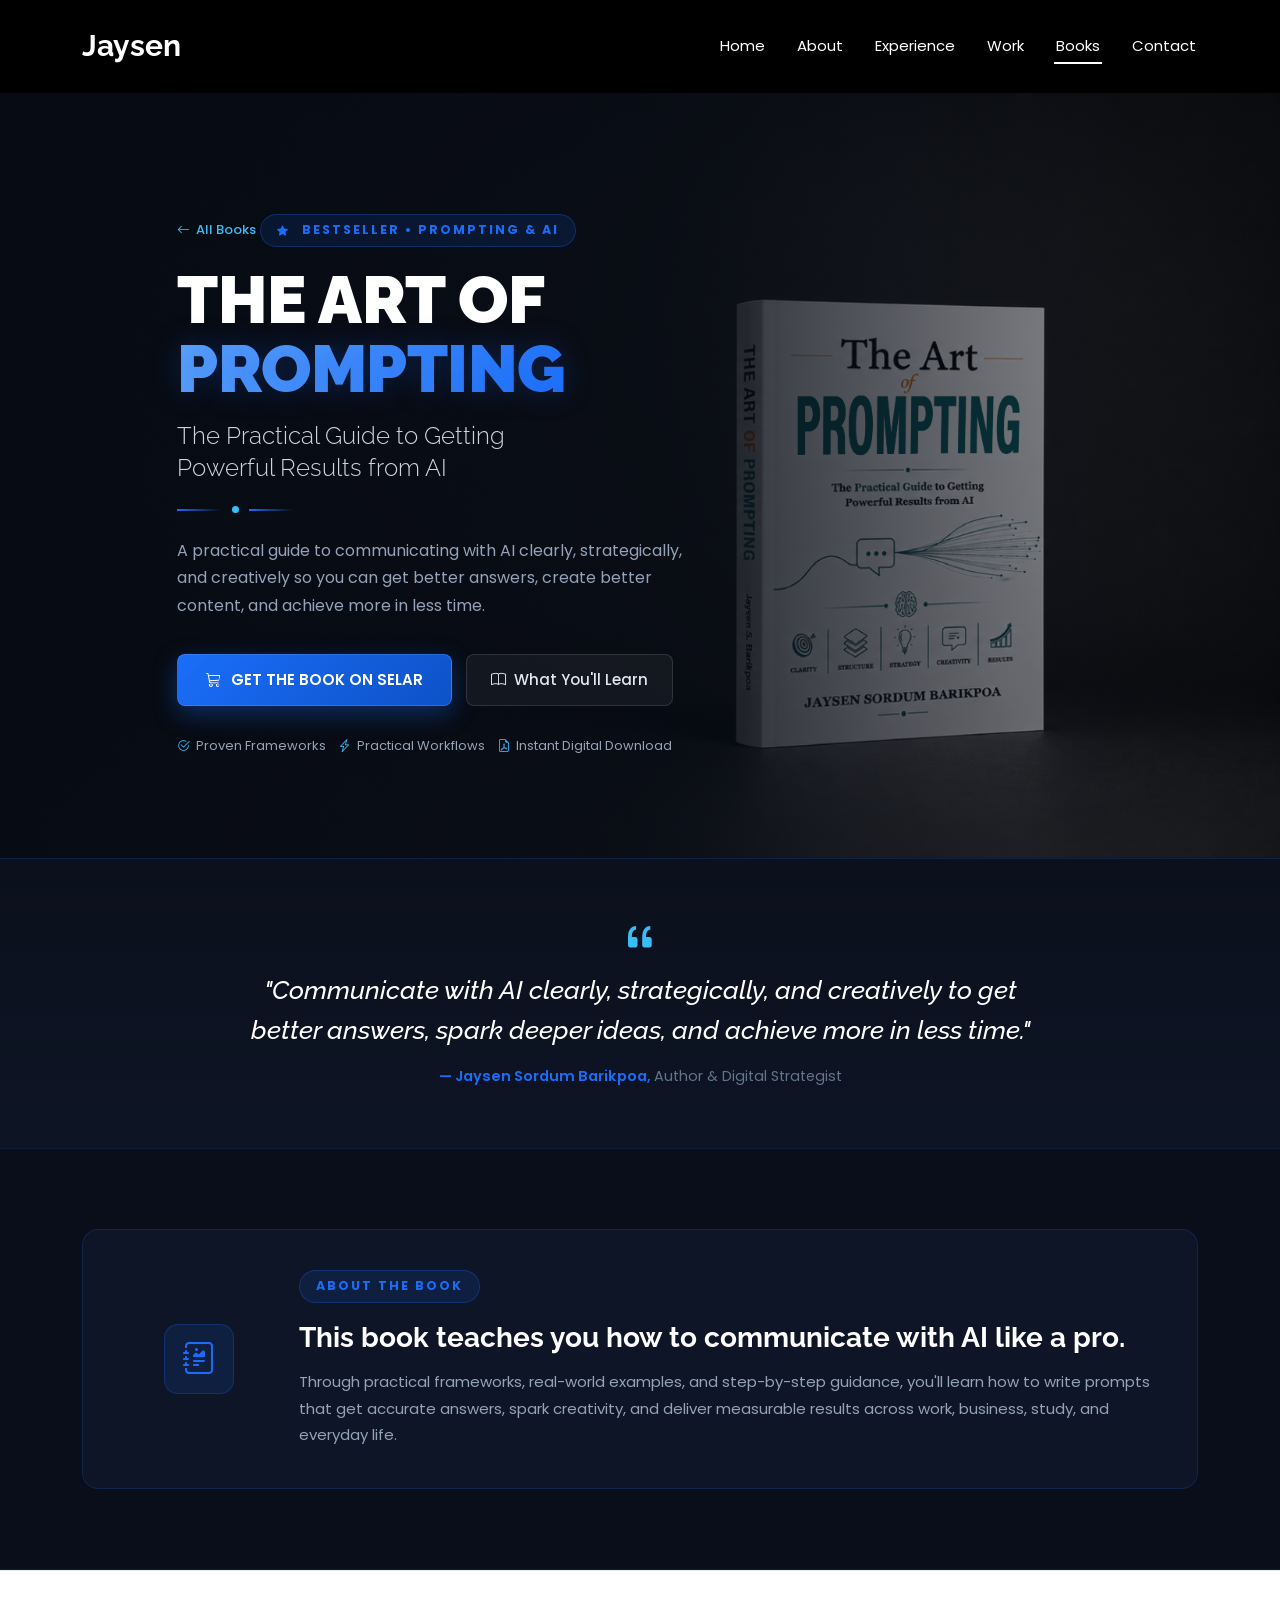
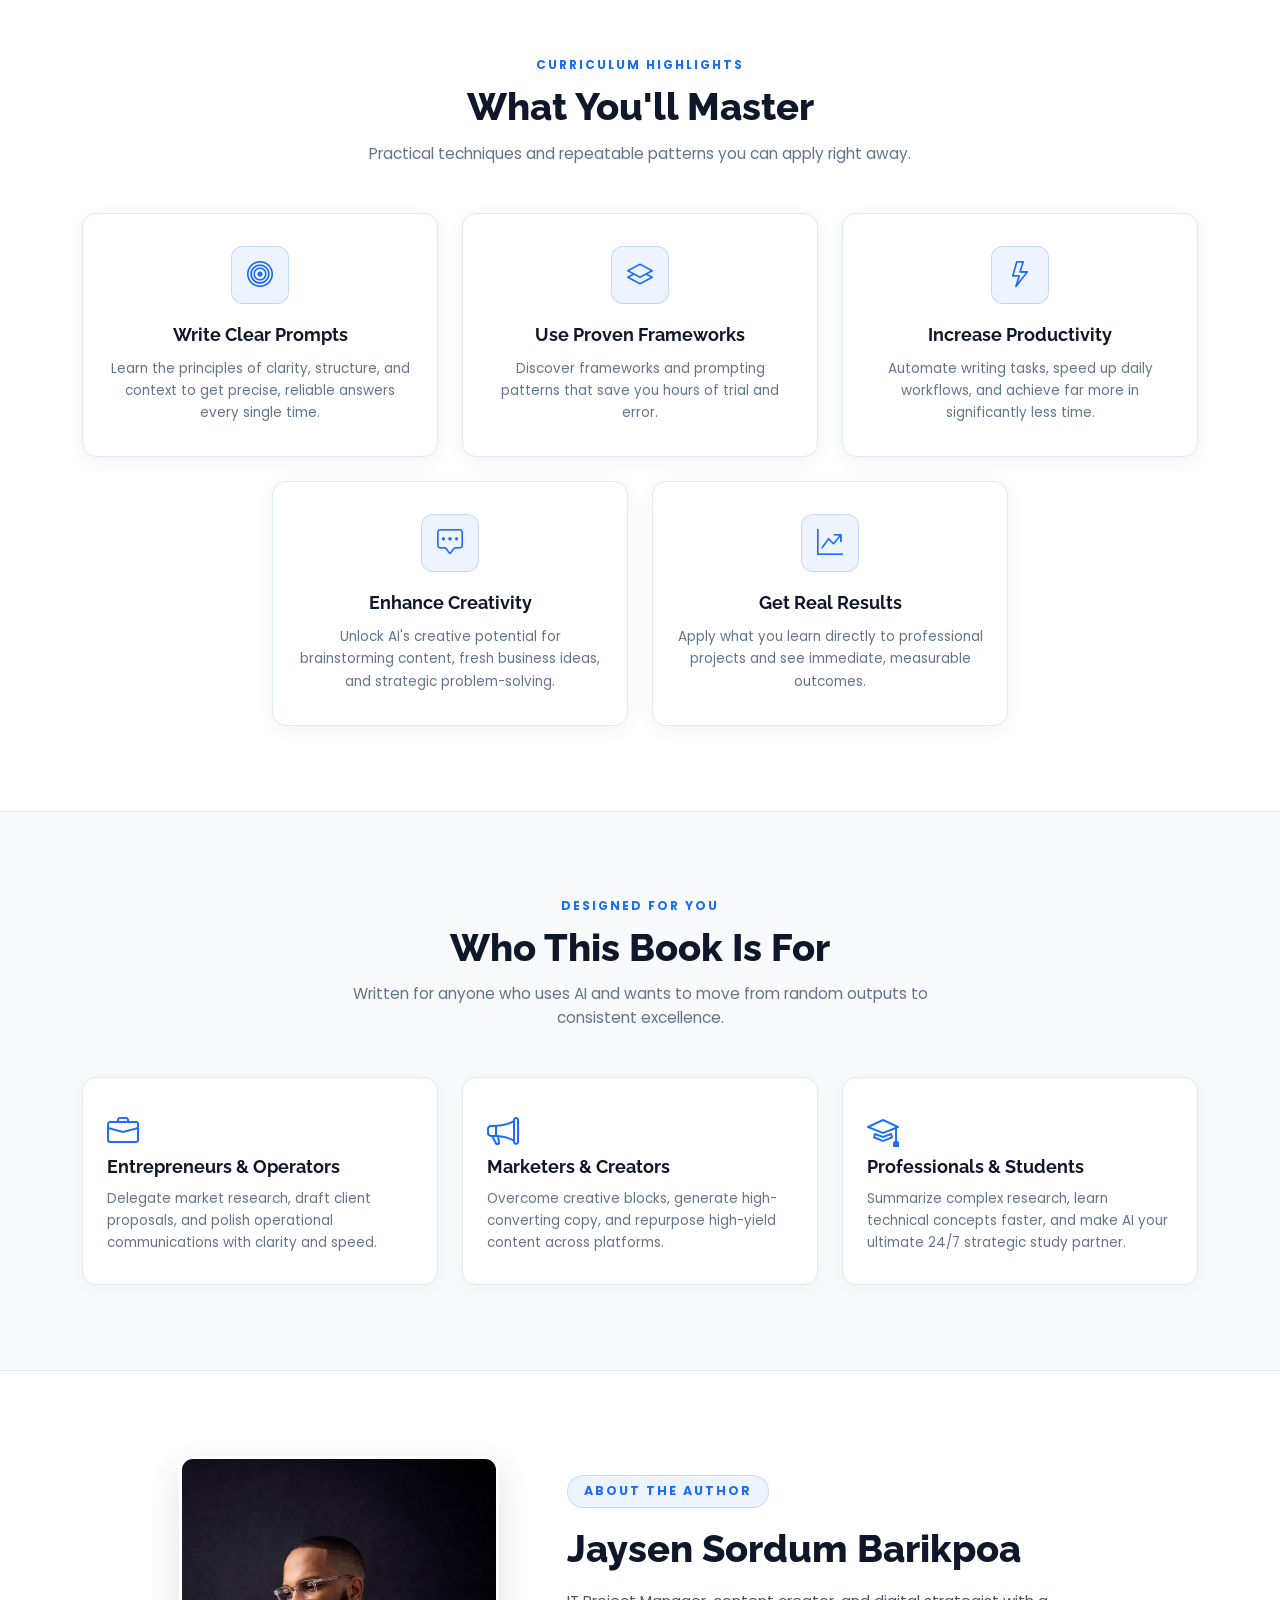
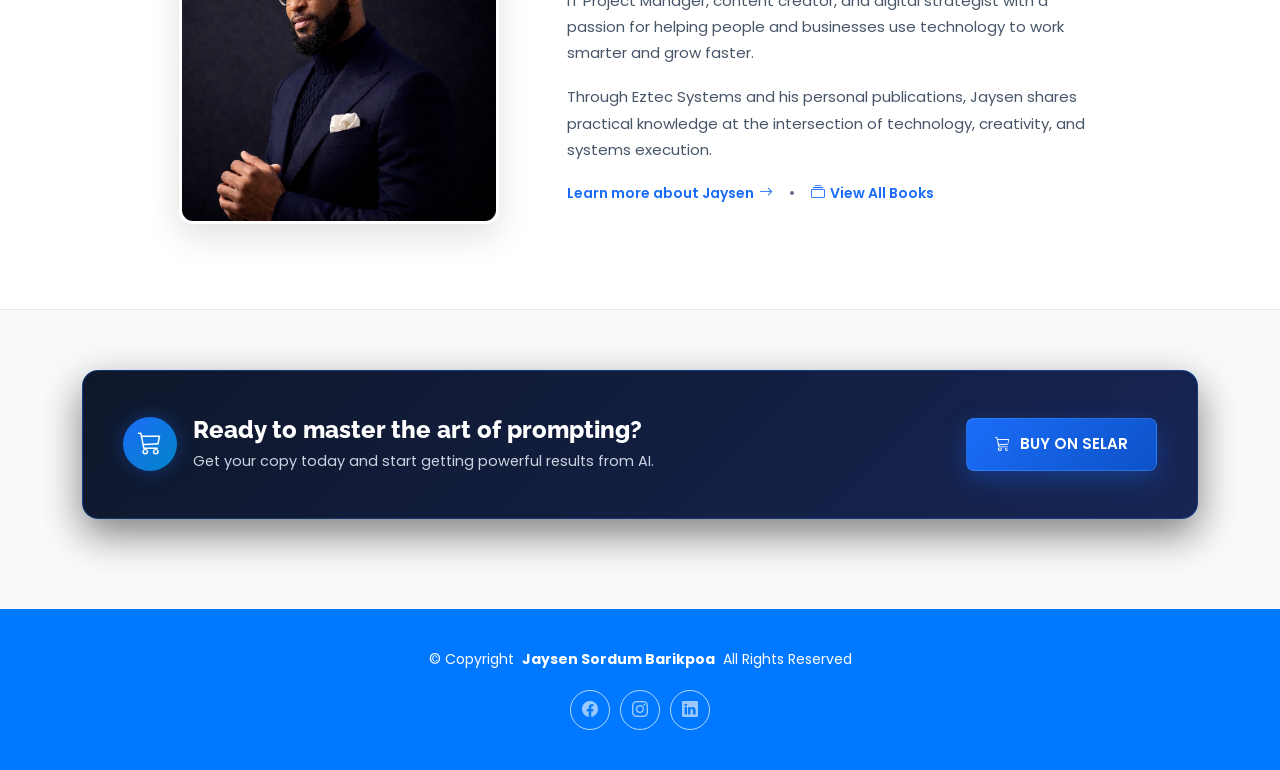
<file: book.html>
<!DOCTYPE html>
<html lang="en">

<head>
  <meta charset="utf-8">
  <meta content="width=device-width, initial-scale=1.0" name="viewport">
  <title>The Art of Prompting — by Jaysen Sordum Barikpoa</title>
  <meta name="description" content="A practical guide to communicating with AI clearly, strategically and creatively so you can get better answers, create better content and achieve more in less time.">
  <meta name="keywords" content="The Art of Prompting, Jaysen Barikpoa, Prompt Engineering, AI Prompts, ChatGPT Prompts, AI Productivity">

  <!-- Open Graph / Social Media Meta Tags -->
  <meta property="og:title" content="The Art of Prompting - by Jaysen Sordum Barikpoa">
  <meta property="og:description" content="A practical guide to communicating with AI clearly, strategically and creatively so you can get better answers, create better content and achieve more in less time.">
  <meta property="og:image" content="assets/img/book-1.png">
  <meta property="og:url" content="https://jaysenbarikpoa.com/book.html">
  <meta property="og:type" content="book">
  <meta name="twitter:card" content="summary_large_image">

  <!-- Favicon -->
  <link href="assets/img/Asset 3-101.png" rel="icon">

  <!-- Fonts -->
  <link href="https://fonts.googleapis.com" rel="preconnect">
  <link href="https://fonts.gstatic.com" rel="preconnect" crossorigin>
  <link href="https://fonts.googleapis.com/css2?family=Roboto:ital,wght@0,300;0,400;0,500;0,700;1,400&family=Poppins:ital,wght@0,300;0,400;0,500;0,600;0,700;0,800;1,400&family=Raleway:ital,wght@0,400;0,500;0,600;0,700;0,800;0,900;1,400&display=swap" rel="stylesheet">

  <!-- Vendor CSS (CDN) -->
  <link href="https://cdn.jsdelivr.net/npm/bootstrap@5.3.3/dist/css/bootstrap.min.css" rel="stylesheet">
  <link href="https://cdn.jsdelivr.net/npm/bootstrap-icons@1.11.3/font/bootstrap-icons.css" rel="stylesheet">
  <link href="https://unpkg.com/aos@2.3.4/dist/aos.css" rel="stylesheet">

  <!-- Main & Book CSS -->
  <link href="assets/css/main.css" rel="stylesheet">
  <link href="assets/css/book.css" rel="stylesheet">
</head>

<body class="index-page art-of-prompting-page">

  <!-- Header -->
  <header id="header" class="header d-flex align-items-center sticky-top">
    <div class="container-fluid container-xl position-relative d-flex align-items-center justify-content-between">
      <a href="index.html" class="logo d-flex align-items-center">
        <h1 class="sitename">Jaysen</h1>
      </a>

      <nav id="navmenu" class="navmenu">
        <ul>
          <li><a href="index.html#hero">Home</a></li>
          <li><a href="index.html#about">About</a></li>
          <li><a href="index.html#experience">Experience</a></li>
          <li><a href="index.html#work">Work</a></li>
          <li><a href="books.html" class="active">Books</a></li>
          <li><a href="index.html#contact">Contact</a></li>
        </ul>
        <i class="mobile-nav-toggle d-xl-none bi bi-list"></i>
      </nav>
    </div>
  </header>

  <main class="main">

    <!-- Hero Section -->
    <section class="book-hero">
      <div class="container">
        <div class="row align-items-center">
          <div class="col-lg-6 offset-lg-1" data-aos="fade-up">
            
            <a href="books.html" class="aop-back-link">
              <i class="bi bi-arrow-left"></i> All Books
            </a>

            <div class="tag-line">
              <i class="bi bi-star-fill" style="font-size: 11px;"></i> BESTSELLER &bull; PROMPTING &amp; AI
            </div>

            <h1 class="book-title">
              THE ART OF<br>
              <span class="aop-highlight">PROMPTING</span>
            </h1>

            <h2 class="book-subtitle">
              The Practical Guide to Getting<br>Powerful Results from AI
            </h2>

            <div class="book-divider">
              <div class="line"></div>
              <div class="dot"></div>
              <div class="line"></div>
            </div>

            <p class="book-desc">
              A practical guide to communicating with AI clearly, strategically, and creatively so you can get better answers, create better content, and achieve more in less time.
            </p>

            <div class="hero-btn-group">
              <a href="https://selar.com/78714x79x8" target="_blank" class="btn-selar">
                <i class="bi bi-cart3"></i> GET THE BOOK ON SELAR
              </a>
              <a href="#learn" class="btn-outline-custom">
                <i class="bi bi-book"></i> What You'll Learn
              </a>
            </div>

            <div class="aop-meta-chips">
              <span class="meta-chip"><i class="bi bi-check2-circle"></i> Proven Frameworks</span>
              <span class="meta-chip"><i class="bi bi-lightning-charge"></i> Practical Workflows</span>
              <span class="meta-chip"><i class="bi bi-file-earmark-pdf"></i> Instant Digital Download</span>
            </div>

            <!-- Mobile mockup displayed cleanly on smaller screens -->
            <div class="mobile-book-mockup">
              <img loading="lazy" src="assets/img/book-1.png" alt="The Art of Prompting 3D Mockup">
            </div>

          </div>
        </div>
      </div>
    </section>

    <!-- Core Quote Strip -->
    <section class="aop-quote-strip">
      <div class="container">
        <div class="row justify-content-center">
          <div class="col-lg-10 text-center" data-aos="zoom-in">
            <div class="quote-mark"><i class="bi bi-quote"></i></div>
            <blockquote class="aop-quote">
              "Communicate with AI clearly, strategically, and creatively to get better answers, spark deeper ideas, and achieve more in less time."
            </blockquote>
            <p class="quote-author">— Jaysen Sordum Barikpoa, <span>Author &amp; Digital Strategist</span></p>
          </div>
        </div>
      </div>
    </section>

    <!-- About the Book -->
    <section class="about-strip">
      <div class="container">
        <div class="about-book-card" data-aos="fade-up">
          <div class="row align-items-center g-4">
            <div class="col-lg-2 text-center">
              <div class="book-icon-wrapper mx-auto">
                <i class="bi bi-journal-richtext"></i>
              </div>
            </div>
            <div class="col-lg-10 text-center text-lg-start">
              <div class="tag-line">ABOUT THE BOOK</div>
              <h3>This book teaches you how to communicate with AI like a pro.</h3>
              <p>
                Through practical frameworks, real-world examples, and step-by-step guidance, you'll learn how to write prompts that get accurate answers, spark creativity, and deliver measurable results across work, business, study, and everyday life.
              </p>
            </div>
          </div>
        </div>
      </div>
    </section>

    <!-- What You'll Learn -->
    <section id="learn" class="learn-section">
      <div class="container">
        <div class="text-center mb-5" data-aos="fade-up">
          <div class="section-head-tag">CURRICULUM HIGHLIGHTS</div>
          <h2 class="section-head-title">What You'll Master</h2>
          <p class="section-head-subtitle">Practical techniques and repeatable patterns you can apply right away.</p>
        </div>

        <div class="row g-4 justify-content-center">
          <div class="col-lg-4 col-md-6" data-aos="fade-up" data-aos-delay="100">
            <div class="feature-box">
              <div class="feature-icon-wrap">
                <i class="bi bi-bullseye"></i>
              </div>
              <h4>Write Clear Prompts</h4>
              <p>Learn the principles of clarity, structure, and context to get precise, reliable answers every single time.</p>
            </div>
          </div>

          <div class="col-lg-4 col-md-6" data-aos="fade-up" data-aos-delay="200">
            <div class="feature-box">
              <div class="feature-icon-wrap">
                <i class="bi bi-layers"></i>
              </div>
              <h4>Use Proven Frameworks</h4>
              <p>Discover frameworks and prompting patterns that save you hours of trial and error.</p>
            </div>
          </div>

          <div class="col-lg-4 col-md-6" data-aos="fade-up" data-aos-delay="300">
            <div class="feature-box">
              <div class="feature-icon-wrap">
                <i class="bi bi-lightning"></i>
              </div>
              <h4>Increase Productivity</h4>
              <p>Automate writing tasks, speed up daily workflows, and achieve far more in significantly less time.</p>
            </div>
          </div>

          <div class="col-lg-4 col-md-6" data-aos="fade-up" data-aos-delay="400">
            <div class="feature-box">
              <div class="feature-icon-wrap">
                <i class="bi bi-chat-square-dots"></i>
              </div>
              <h4>Enhance Creativity</h4>
              <p>Unlock AI's creative potential for brainstorming content, fresh business ideas, and strategic problem-solving.</p>
            </div>
          </div>

          <div class="col-lg-4 col-md-6" data-aos="fade-up" data-aos-delay="500">
            <div class="feature-box">
              <div class="feature-icon-wrap">
                <i class="bi bi-graph-up-arrow"></i>
              </div>
              <h4>Get Real Results</h4>
              <p>Apply what you learn directly to professional projects and see immediate, measurable outcomes.</p>
            </div>
          </div>
        </div>
      </div>
    </section>

    <!-- Who This Book Is For -->
    <section class="aop-audience-section">
      <div class="container">
        <div class="text-center mb-5" data-aos="fade-up">
          <div class="section-head-tag">DESIGNED FOR YOU</div>
          <h2 class="section-head-title">Who This Book Is For</h2>
          <p class="section-head-subtitle">Written for anyone who uses AI and wants to move from random outputs to consistent excellence.</p>
        </div>

        <div class="row g-4">
          <div class="col-lg-4 col-md-6" data-aos="fade-up" data-aos-delay="100">
            <div class="audience-card">
              <i class="bi bi-briefcase audience-icon"></i>
              <h4>Entrepreneurs &amp; Operators</h4>
              <p>Delegate market research, draft client proposals, and polish operational communications with clarity and speed.</p>
            </div>
          </div>

          <div class="col-lg-4 col-md-6" data-aos="fade-up" data-aos-delay="200">
            <div class="audience-card">
              <i class="bi bi-megaphone audience-icon"></i>
              <h4>Marketers &amp; Creators</h4>
              <p>Overcome creative blocks, generate high-converting copy, and repurpose high-yield content across platforms.</p>
            </div>
          </div>

          <div class="col-lg-4 col-md-6" data-aos="fade-up" data-aos-delay="300">
            <div class="audience-card">
              <i class="bi bi-mortarboard audience-icon"></i>
              <h4>Professionals &amp; Students</h4>
              <p>Summarize complex research, learn technical concepts faster, and make AI your ultimate 24/7 strategic study partner.</p>
            </div>
          </div>
        </div>
      </div>
    </section>

    <!-- About the Author -->
    <section class="author-section">
      <div class="container">
        <div class="row justify-content-center align-items-center g-5">
          <div class="col-lg-4 text-center text-lg-start" data-aos="fade-right">
            <img loading="lazy" src="assets/img/profile1-img.jpg" alt="Jaysen Sordum Barikpoa" class="author-img">
          </div>
          <div class="col-lg-6" data-aos="fade-left">
            <div class="tag-line">ABOUT THE AUTHOR</div>
            <h2 class="author-name">Jaysen Sordum Barikpoa</h2>
            <p class="author-bio">
              IT Project Manager, content creator, and digital strategist with a passion for helping people and businesses use technology to work smarter and grow faster.
            </p>
            <p class="author-bio">
              Through Eztec Systems and his personal publications, Jaysen shares practical knowledge at the intersection of technology, creativity, and systems execution.
            </p>
            <div class="d-flex gap-3 flex-wrap align-items-center mt-3">
              <a href="index.html#about" class="author-link">Learn more about Jaysen <i class="bi bi-arrow-right"></i></a>
              <span style="color: #64748b;">&bull;</span>
              <a href="books.html" class="author-link"><i class="bi bi-collection"></i> View All Books</a>
            </div>
          </div>
        </div>
      </div>
    </section>

    <!-- CTA Banner -->
    <section class="cta-section-wrapper">
      <div class="container">
        <div class="cta-banner" data-aos="zoom-in">
          <div class="d-flex align-items-center gap-3 cta-left">
            <div class="cta-icon-wrapper">
              <i class="bi bi-cart3"></i>
            </div>
            <div class="cta-text text-start">
              <h3>Ready to master the art of prompting?</h3>
              <p>Get your copy today and start getting powerful results from AI.</p>
            </div>
          </div>
          <div>
            <a href="https://selar.com/78714x79x8" target="_blank" class="btn-selar">
              <i class="bi bi-cart3"></i> BUY ON SELAR
            </a>
          </div>
        </div>
      </div>
    </section>

  </main>

  <!-- Footer -->
  <footer id="footer" class="footer accent-background">
    <div class="container">
      <div class="copyright text-center">
        <p>© <span>Copyright</span> <strong class="px-1 sitename">Jaysen Sordum Barikpoa</strong> <span>All Rights Reserved</span></p>
      </div>
      <div class="social-links d-flex justify-content-center">
        <a href="https://web.facebook.com/jaysensordum" target="_blank"><i class="bi bi-facebook"></i></a>
        <a href="https://www.instagram.com/digitalwithjaysen/" target="_blank"><i class="bi bi-instagram"></i></a>
        <a href="https://www.linkedin.com/in/jaysen-sordum-barikpoa/" target="_blank"><i class="bi bi-linkedin"></i></a>
      </div>
    </div>
  </footer>

  <!-- Scroll Top -->
  <a href="#" id="scroll-top" class="scroll-top d-flex align-items-center justify-content-center"><i class="bi bi-arrow-up-short"></i></a>

  <!-- Vendor JS -->
  <script src="https://cdn.jsdelivr.net/npm/bootstrap@5.3.3/dist/js/bootstrap.bundle.min.js"></script>
  <script src="https://unpkg.com/aos@2.3.4/dist/aos.js"></script>
  <script src="assets/js/main.js"></script>
  <script>
    AOS.init({ duration: 800, once: true });
  </script>
</body>
</html>
</file>
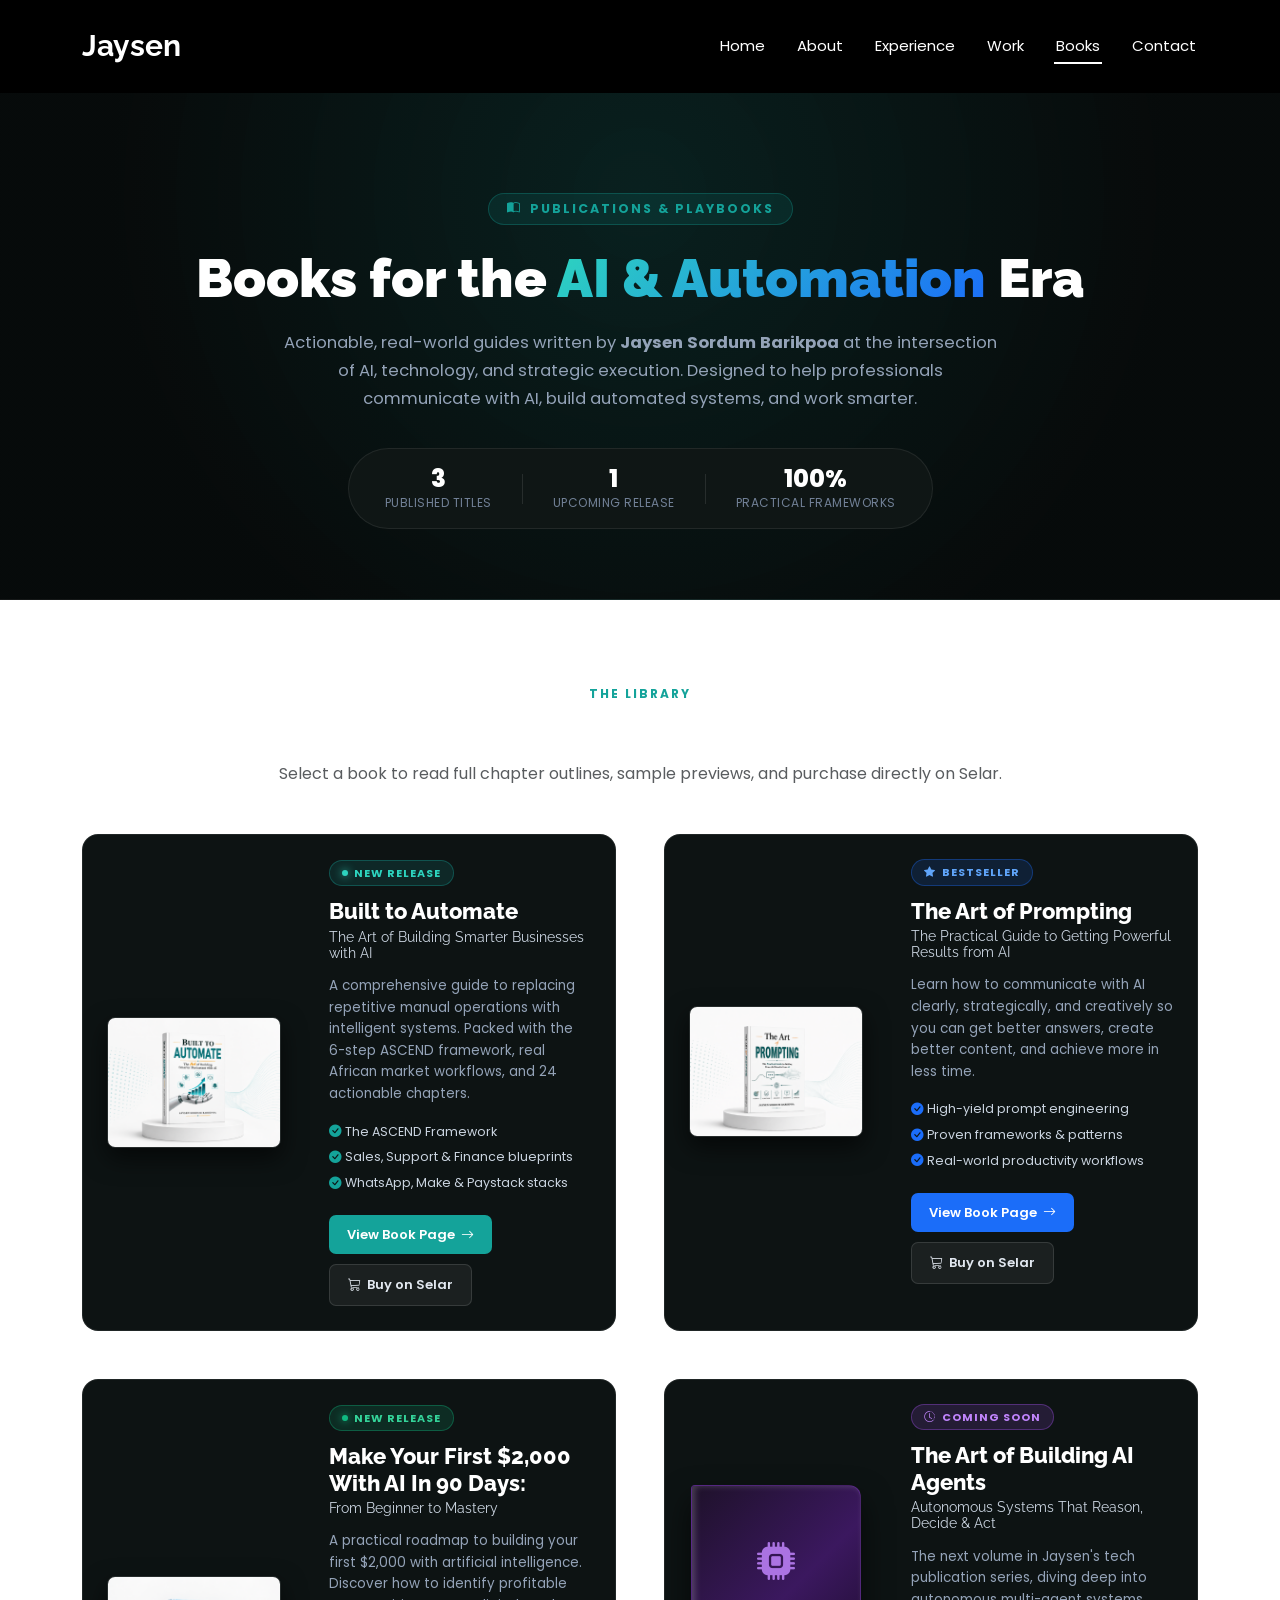
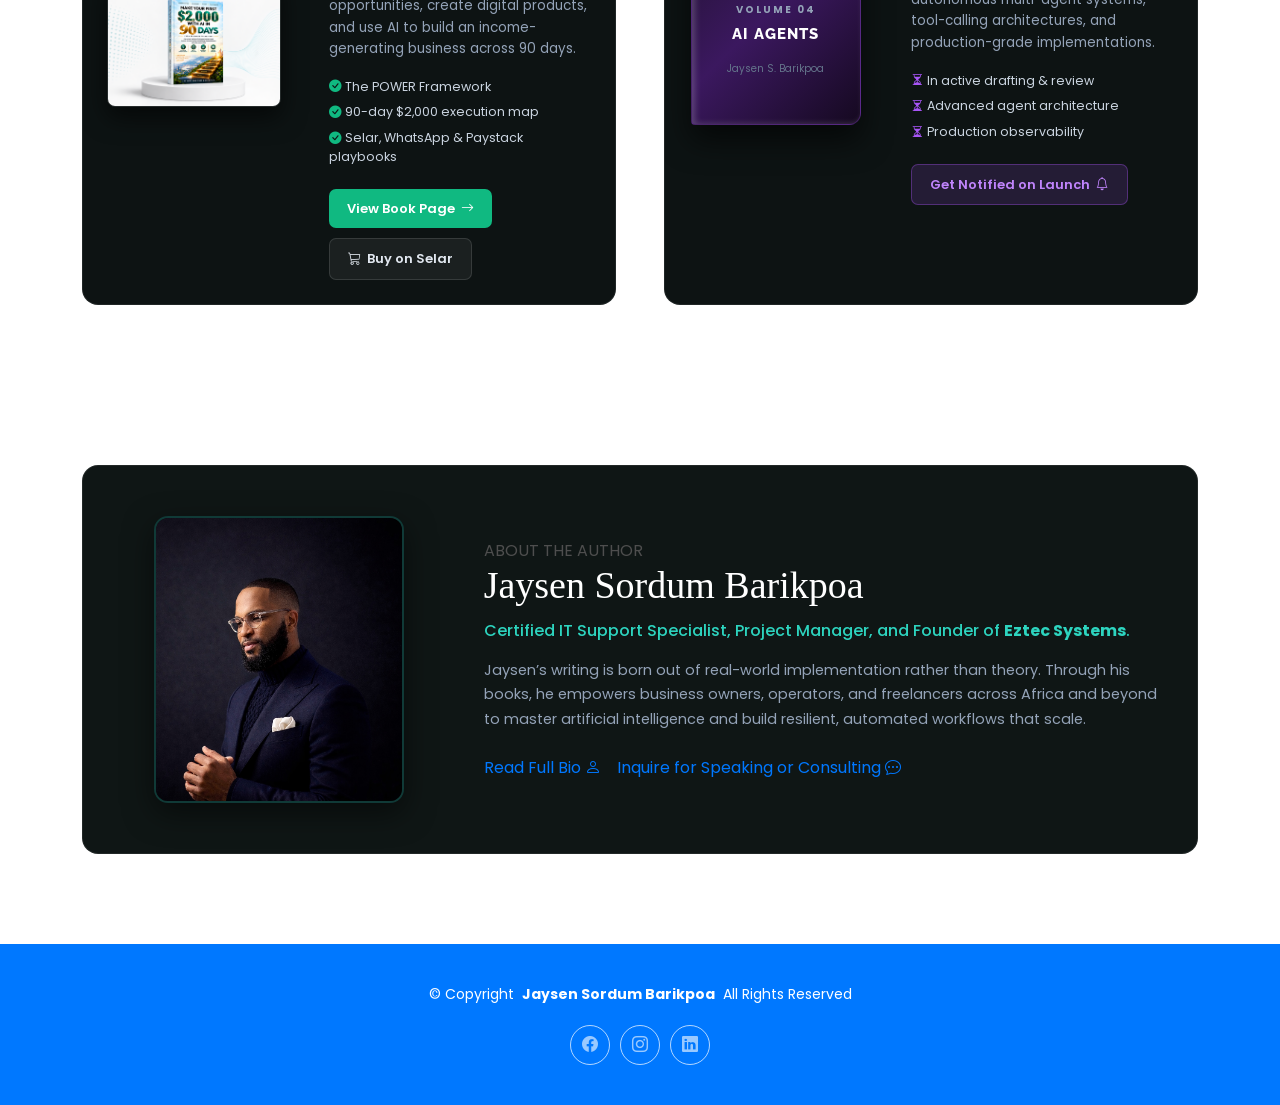
<file: books.html>
<!DOCTYPE html>
<html lang="en">

<head>
  <meta charset="utf-8">
  <meta content="width=device-width, initial-scale=1.0" name="viewport">
  <title>Books &amp; Publications — Jaysen Sordum Barikpoa</title>
  <meta name="description" content="Explore books by Jaysen Sordum Barikpoa: Built to Automate, The Art of Prompting, and upcoming titles on AI, technology, and business systems.">
  <meta name="keywords" content="Jaysen Barikpoa, Books, Built to Automate, The Art of Prompting, AI Books, Prompt Engineering, Business Automation">

  <!-- Open Graph / Social Media Meta Tags -->
  <meta property="og:title" content="Books &amp; Publications — Jaysen Sordum Barikpoa">
  <meta property="og:description" content="Practical guides to communicating with AI, building automated business systems, and working smarter.">
  <meta property="og:image" content="assets/img/Built to Automate Book Mockup.png">
  <meta property="og:url" content="https://jaysenbarikpoa.com/books.html">
  <meta property="og:type" content="website">
  <meta name="twitter:card" content="summary_large_image">

  <!-- Favicon -->
  <link href="assets/img/Asset 3-101.png" rel="icon">

  <!-- Fonts -->
  <link href="https://fonts.googleapis.com" rel="preconnect">
  <link href="https://fonts.gstatic.com" rel="preconnect" crossorigin>
  <link href="https://fonts.googleapis.com/css2?family=Roboto:ital,wght@0,300;0,400;0,500;0,700;1,400&family=Poppins:ital,wght@0,300;0,400;0,500;0,600;0,700;0,800;1,400&family=Raleway:ital,wght@0,400;0,500;0,600;0,700;0,800;0,900;1,400&display=swap" rel="stylesheet">

  <!-- Vendor CSS (CDN) -->
  <link href="https://cdn.jsdelivr.net/npm/bootstrap@5.3.3/dist/css/bootstrap.min.css" rel="stylesheet">
  <link href="https://cdn.jsdelivr.net/npm/bootstrap-icons@1.11.3/font/bootstrap-icons.css" rel="stylesheet">
  <link href="https://unpkg.com/aos@2.3.4/dist/aos.css" rel="stylesheet">

  <!-- Main & Styles -->
  <link href="assets/css/main.css" rel="stylesheet">
  <link href="assets/css/book.css" rel="stylesheet">
  <link href="assets/css/books-catalog.css" rel="stylesheet">
</head>

<body class="index-page books-page">

  <!-- Header -->
  <header id="header" class="header d-flex align-items-center sticky-top">
    <div class="container-fluid container-xl position-relative d-flex align-items-center justify-content-between">
      <a href="index.html" class="logo d-flex align-items-center">
        <h1 class="sitename">Jaysen</h1>
      </a>

      <nav id="navmenu" class="navmenu">
        <ul>
          <li><a href="index.html#hero">Home</a></li>
          <li><a href="index.html#about">About</a></li>
          <li><a href="index.html#experience">Experience</a></li>
          <li><a href="index.html#work">Work</a></li>
          <li><a href="books.html" class="active">Books</a></li>
          <li><a href="index.html#contact">Contact</a></li>
        </ul>
        <i class="mobile-nav-toggle d-xl-none bi bi-list"></i>
      </nav>
    </div>
  </header>

  <main class="main">

    <!-- Books Hero Banner -->
    <section class="books-catalog-hero">
      <div class="container text-center" data-aos="fade-up">
        <div class="catalog-badge">
          <i class="bi bi-book-half"></i> PUBLICATIONS &amp; PLAYBOOKS
        </div>
        <h1 class="catalog-hero-title">
          Books for the <span class="highlight-gradient">AI &amp; Automation</span> Era
        </h1>
        <p class="catalog-hero-desc">
          Actionable, real-world guides written by <strong>Jaysen Sordum Barikpoa</strong> at the intersection of AI, technology, and strategic execution. Designed to help professionals communicate with AI, build automated systems, and work smarter.
        </p>

        <div class="catalog-stats">
          <div class="stat-item">
            <span class="stat-number">3</span>
            <span class="stat-label">Published Titles</span>
          </div>
          <div class="stat-separator"></div>
          <div class="stat-item">
            <span class="stat-number">1</span>
            <span class="stat-label">Upcoming Release</span>
          </div>
          <div class="stat-separator"></div>
          <div class="stat-item">
            <span class="stat-number">100%</span>
            <span class="stat-label">Practical Frameworks</span>
          </div>
        </div>
      </div>
    </section>

    <!-- Books Grid Section -->
    <section class="books-grid-section">
      <div class="container">
        
        <div class="section-heading-box text-center mb-5" data-aos="fade-up">
          <span class="sub-tag">THE LIBRARY</span>
          <h2>Explore All Books</h2>
          <p class="text-muted">Select a book to read full chapter outlines, sample previews, and purchase directly on Selar.</p>
        </div>

        <div class="row g-5">

          <!-- Book 1: Built to Automate (New Release) -->
          <div class="col-lg-6" data-aos="fade-up" data-aos-delay="100">
            <div class="book-card-item bta-card">
              <div class="row g-0 align-items-center">
                <div class="col-md-5 text-center p-4">
                  <div class="book-cover-wrap">
                    <img loading="lazy" src="assets/img/book_2.png" alt="Built to Automate" class="book-card-img light-bg">
                  </div>
                </div>
                <div class="col-md-7 p-4">
                  <div class="card-status-badge badge-teal">
                    <span class="pulse-dot teal-dot"></span> NEW RELEASE
                  </div>
                  <h3 class="card-book-title">Built to Automate</h3>
                  <h4 class="card-book-subtitle">The Art of Building Smarter Businesses with AI</h4>
                  <p class="card-book-desc">
                    A comprehensive guide to replacing repetitive manual operations with intelligent systems. Packed with the 6-step ASCEND framework, real African market workflows, and 24 actionable chapters.
                  </p>
                  
                  <div class="card-book-highlights">
                    <span><i class="bi bi-check-circle-fill text-teal"></i> The ASCEND Framework</span>
                    <span><i class="bi bi-check-circle-fill text-teal"></i> Sales, Support &amp; Finance blueprints</span>
                    <span><i class="bi bi-check-circle-fill text-teal"></i> WhatsApp, Make &amp; Paystack stacks</span>
                  </div>

                  <div class="card-actions">
                    <a href="built-to-automate.html" class="btn-card-details btn-teal">
                      View Book Page <i class="bi bi-arrow-right"></i>
                    </a>
                    <a href="https://selar.com/912c71319g" target="_blank" class="btn-card-buy">
                      <i class="bi bi-cart3"></i> Buy on Selar
                    </a>
                  </div>
                </div>
              </div>
            </div>
          </div>

          <!-- Book 2: The Art of Prompting -->
          <div class="col-lg-6" data-aos="fade-up" data-aos-delay="200">
            <div class="book-card-item aop-card">
              <div class="row g-0 align-items-center">
                <div class="col-md-5 text-center p-4">
                  <div class="book-cover-wrap">
                    <img loading="lazy" src="assets/img/book-1.png" alt="The Art of Prompting" class="book-card-img light-bg">
                  </div>
                </div>
                <div class="col-md-7 p-4">
                  <div class="card-status-badge badge-blue">
                    <i class="bi bi-star-fill"></i> BESTSELLER
                  </div>
                  <h3 class="card-book-title">The Art of Prompting</h3>
                  <h4 class="card-book-subtitle">The Practical Guide to Getting Powerful Results from AI</h4>
                  <p class="card-book-desc">
                    Learn how to communicate with AI clearly, strategically, and creatively so you can get better answers, create better content, and achieve more in less time.
                  </p>
                  
                  <div class="card-book-highlights">
                    <span><i class="bi bi-check-circle-fill text-blue"></i> High-yield prompt engineering</span>
                    <span><i class="bi bi-check-circle-fill text-blue"></i> Proven frameworks &amp; patterns</span>
                    <span><i class="bi bi-check-circle-fill text-blue"></i> Real-world productivity workflows</span>
                  </div>

                  <div class="card-actions">
                    <a href="book.html" class="btn-card-details btn-blue">
                      View Book Page <i class="bi bi-arrow-right"></i>
                    </a>
                    <a href="https://selar.com/78714x79x8" target="_blank" class="btn-card-buy">
                      <i class="bi bi-cart3"></i> Buy on Selar
                    </a>
                  </div>
                </div>
              </div>
            </div>
          </div>

          <!-- Book 3: Make Your First $2,000 With AI in 90 Days -->
          <div class="col-lg-6" data-aos="fade-up" data-aos-delay="300">
            <div class="book-card-item m1k-card">
              <div class="row g-0 align-items-center">
                <div class="col-md-5 text-center p-4">
                  <div class="book-cover-wrap">
                    <img loading="lazy" src="assets/img/book_3.png" alt="Make Your First $2,000 With AI in 90 Days" class="book-card-img light-bg">
                  </div>
                </div>
                <div class="col-md-7 p-4">
                  <div class="card-status-badge badge-emerald">
                    <span class="pulse-dot emerald-dot"></span> NEW RELEASE
                  </div>
                  <h3 class="card-book-title">Make Your First $2,000 With AI In 90 Days:</h3>
                  <h4 class="card-book-subtitle">From Beginner to Mastery</h4>
                  <p class="card-book-desc">
                    A practical roadmap to building your first $2,000 with artificial intelligence. Discover how to identify profitable opportunities, create digital products, and use AI to build an income-generating business across 90 days.
                  </p>
                  
                  <div class="card-book-highlights">
                    <span><i class="bi bi-check-circle-fill text-emerald"></i> The POWER Framework</span>
                    <span><i class="bi bi-check-circle-fill text-emerald"></i> 90-day $2,000 execution map</span>
                    <span><i class="bi bi-check-circle-fill text-emerald"></i> Selar, WhatsApp &amp; Paystack playbooks</span>
                  </div>

                  <div class="card-actions">
                    <a href="make-first-2000-with-ai.html" class="btn-card-details btn-emerald">
                      View Book Page <i class="bi bi-arrow-right"></i>
                    </a>
                    <a href="https://selar.com/3gj67p55t9" target="_blank" class="btn-card-buy">
                      <i class="bi bi-cart3"></i> Buy on Selar
                    </a>
                  </div>
                </div>
              </div>
            </div>
          </div>

          <!-- Book 4: The Art of Building AI Agents (Coming Soon) -->
          <div class="col-lg-6" data-aos="fade-up" data-aos-delay="400">
            <div class="book-card-item upcoming-card">
              <div class="row g-0 align-items-center">
                <div class="col-md-5 text-center p-4">
                  <div class="book-placeholder-cover purple-gradient">
                    <div class="ph-book-spine"></div>
                    <div class="ph-book-inner">
                      <i class="bi bi-cpu-fill ph-icon"></i>
                      <div class="ph-book-tag">VOLUME 04</div>
                      <div class="ph-book-title">AI AGENTS</div>
                      <div class="ph-book-author">Jaysen S. Barikpoa</div>
                    </div>
                  </div>
                </div>
                <div class="col-md-7 p-4">
                  <div class="card-status-badge badge-purple">
                    <i class="bi bi-clock-history"></i> COMING SOON
                  </div>
                  <h3 class="card-book-title">The Art of Building AI Agents</h3>
                  <h4 class="card-book-subtitle">Autonomous Systems That Reason, Decide &amp; Act</h4>
                  <p class="card-book-desc">
                    The next volume in Jaysen's tech publication series, diving deep into autonomous multi-agent systems, tool-calling architectures, and production-grade implementations.
                  </p>
                  
                  <div class="card-book-highlights">
                    <span><i class="bi bi-hourglass-split text-purple"></i> In active drafting &amp; review</span>
                    <span><i class="bi bi-hourglass-split text-purple"></i> Advanced agent architecture</span>
                    <span><i class="bi bi-hourglass-split text-purple"></i> Production observability</span>
                  </div>

                  <div class="card-actions">
                    <a href="index.html#contact" class="btn-card-details btn-purple">
                      Get Notified on Launch <i class="bi bi-bell"></i>
                    </a>
                  </div>
                </div>
              </div>
            </div>
          </div>

        </div>

      </div>
    </section>

    <!-- Meet The Author Section -->
    <section class="catalog-author-section">
      <div class="container">
        <div class="author-featured-box" data-aos="fade-up">
          <div class="row align-items-center g-5">
            <div class="col-lg-4 text-center">
              <img loading="lazy" src="assets/img/profile1-img.jpg" alt="Jaysen Sordum Barikpoa" class="catalog-author-avatar">
            </div>
            <div class="col-lg-8">
              <div class="sub-tag">ABOUT THE AUTHOR</div>
              <h2 class="author-title">Jaysen Sordum Barikpoa</h2>
              <p class="author-lead">
                Certified IT Support Specialist, Project Manager, and Founder of <strong>Eztec Systems</strong>.
              </p>
              <p class="author-text">
                Jaysen’s writing is born out of real-world implementation rather than theory. Through his books, he empowers business owners, operators, and freelancers across Africa and beyond to master artificial intelligence and build resilient, automated workflows that scale.
              </p>
              <div class="d-flex gap-3 flex-wrap align-items-center mt-4">
                <a href="index.html#about" class="btn-bta-secondary">
                  Read Full Bio <i class="bi bi-person"></i>
                </a>
                <a href="index.html#contact" class="btn-bta-primary">
                  Inquire for Speaking or Consulting <i class="bi bi-chat-dots"></i>
                </a>
              </div>
            </div>
          </div>
        </div>
      </div>
    </section>

  </main>

  <!-- Footer -->
  <footer id="footer" class="footer accent-background">
    <div class="container">
      <div class="copyright text-center">
        <p>© <span>Copyright</span> <strong class="px-1 sitename">Jaysen Sordum Barikpoa</strong> <span>All Rights Reserved</span></p>
      </div>
      <div class="social-links d-flex justify-content-center">
        <a href="https://web.facebook.com/jaysensordum" target="_blank"><i class="bi bi-facebook"></i></a>
        <a href="https://www.instagram.com/digitalwithjaysen/" target="_blank"><i class="bi bi-instagram"></i></a>
        <a href="https://www.linkedin.com/in/jaysen-sordum-barikpoa/" target="_blank"><i class="bi bi-linkedin"></i></a>
      </div>
    </div>
  </footer>

  <!-- Scroll Top -->
  <a href="#" id="scroll-top" class="scroll-top d-flex align-items-center justify-content-center"><i class="bi bi-arrow-up-short"></i></a>

  <!-- Vendor JS -->
  <script src="https://cdn.jsdelivr.net/npm/bootstrap@5.3.3/dist/js/bootstrap.bundle.min.js"></script>
  <script src="https://unpkg.com/aos@2.3.4/dist/aos.js"></script>
  <script src="assets/js/main.js"></script>
  <script>
    AOS.init({ duration: 800, once: true });
  </script>
</body>
</html>
</file>
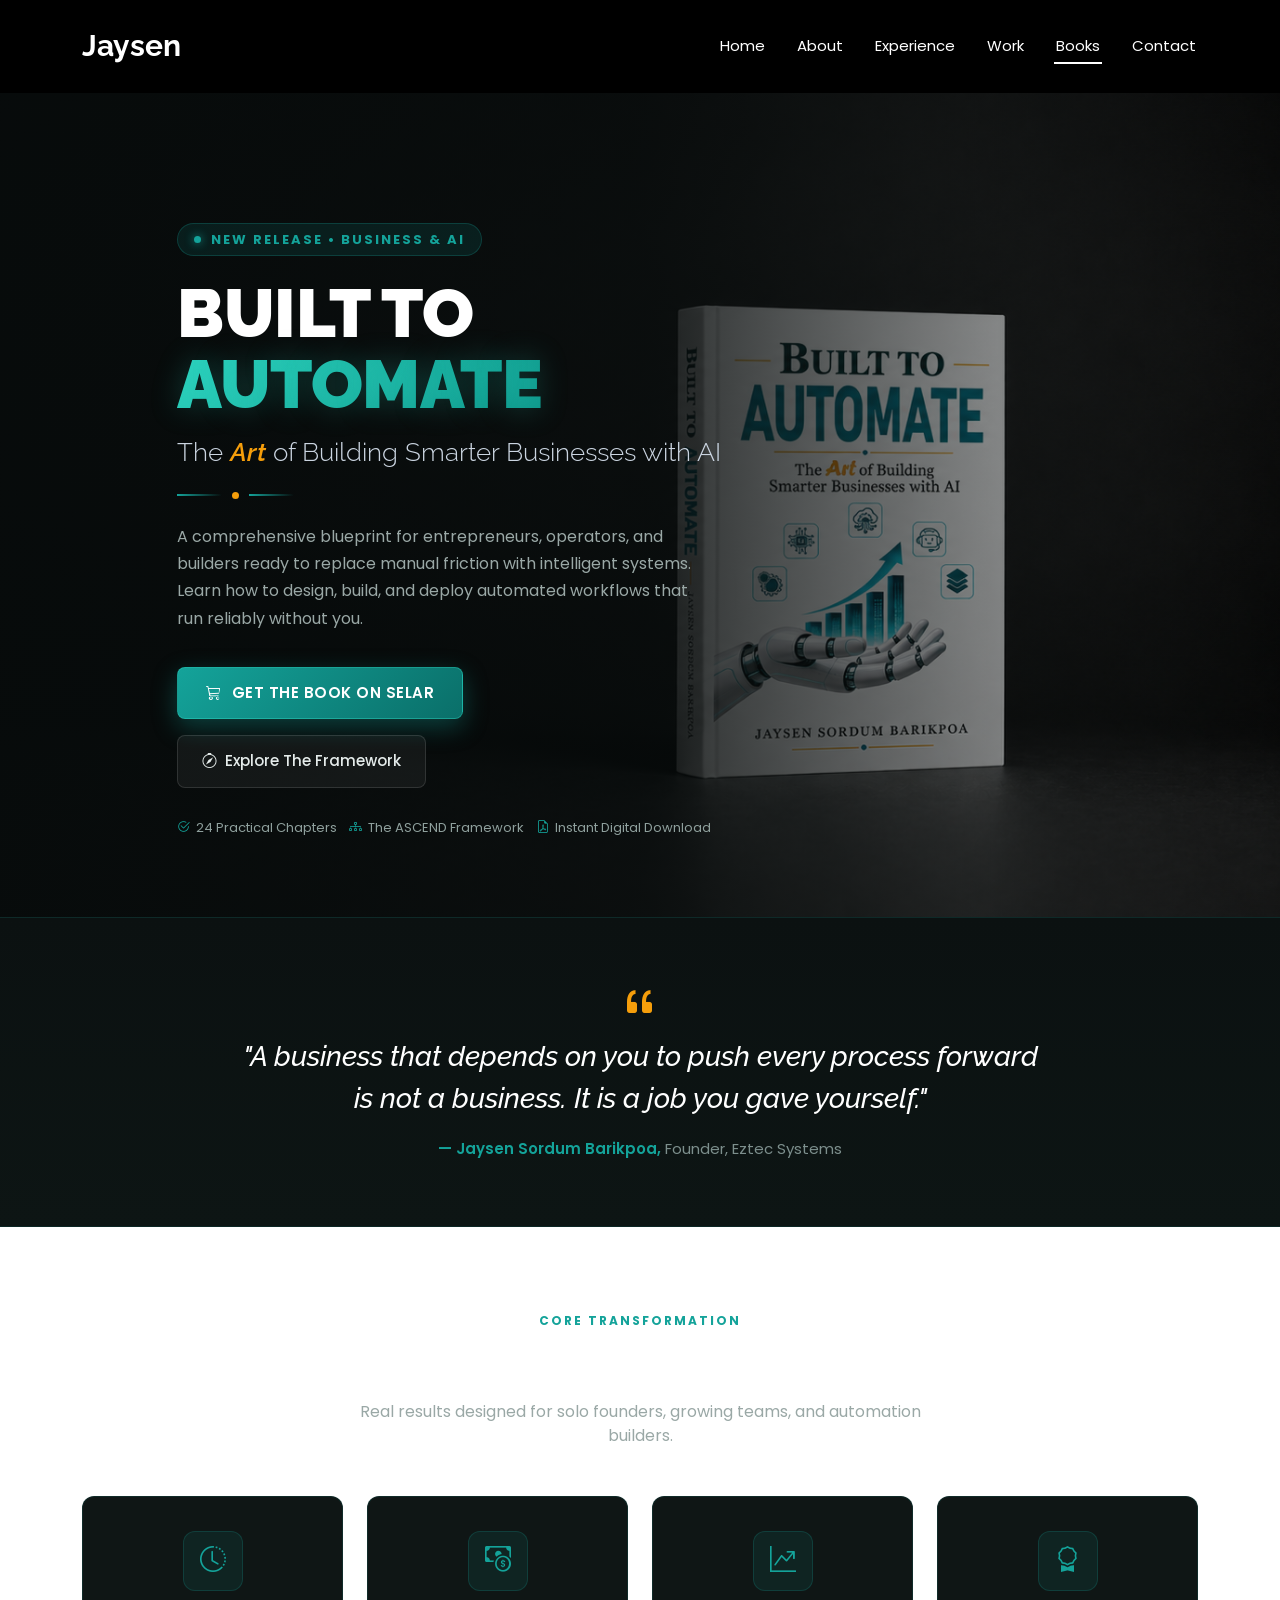
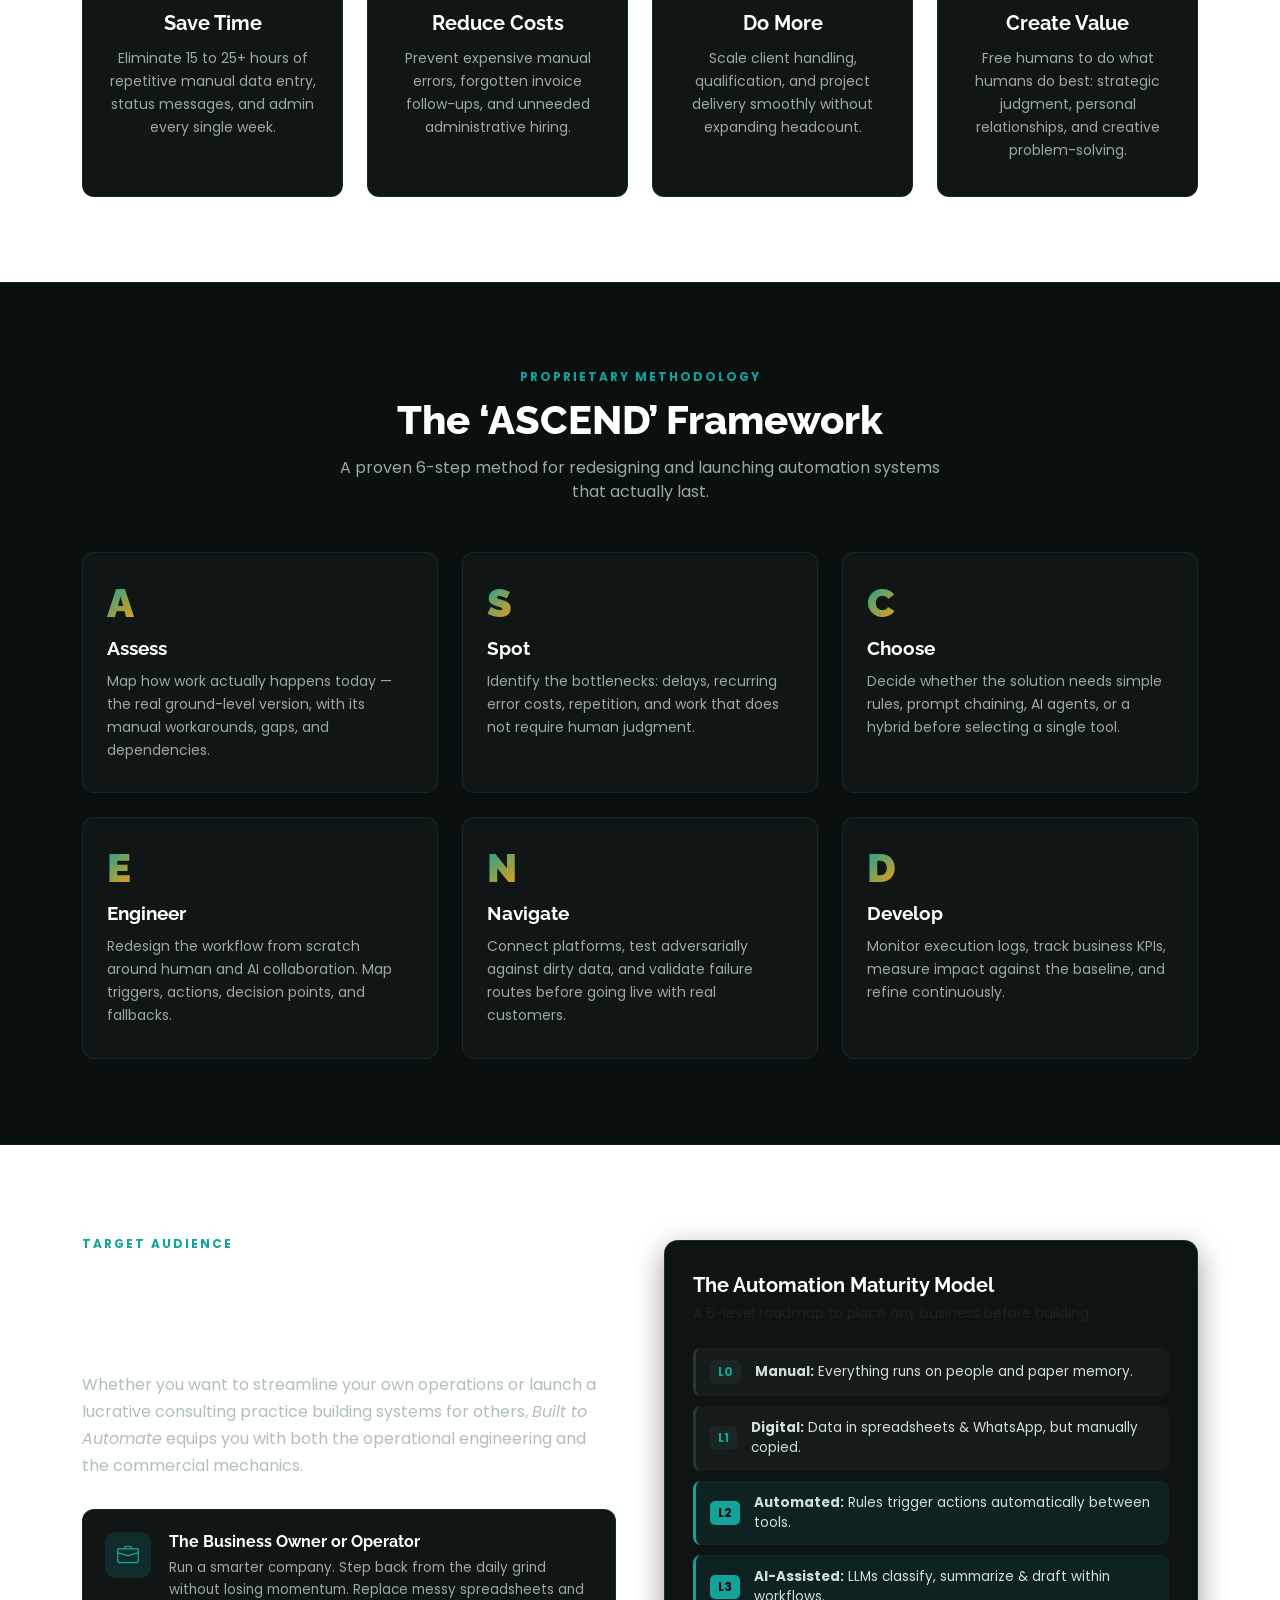
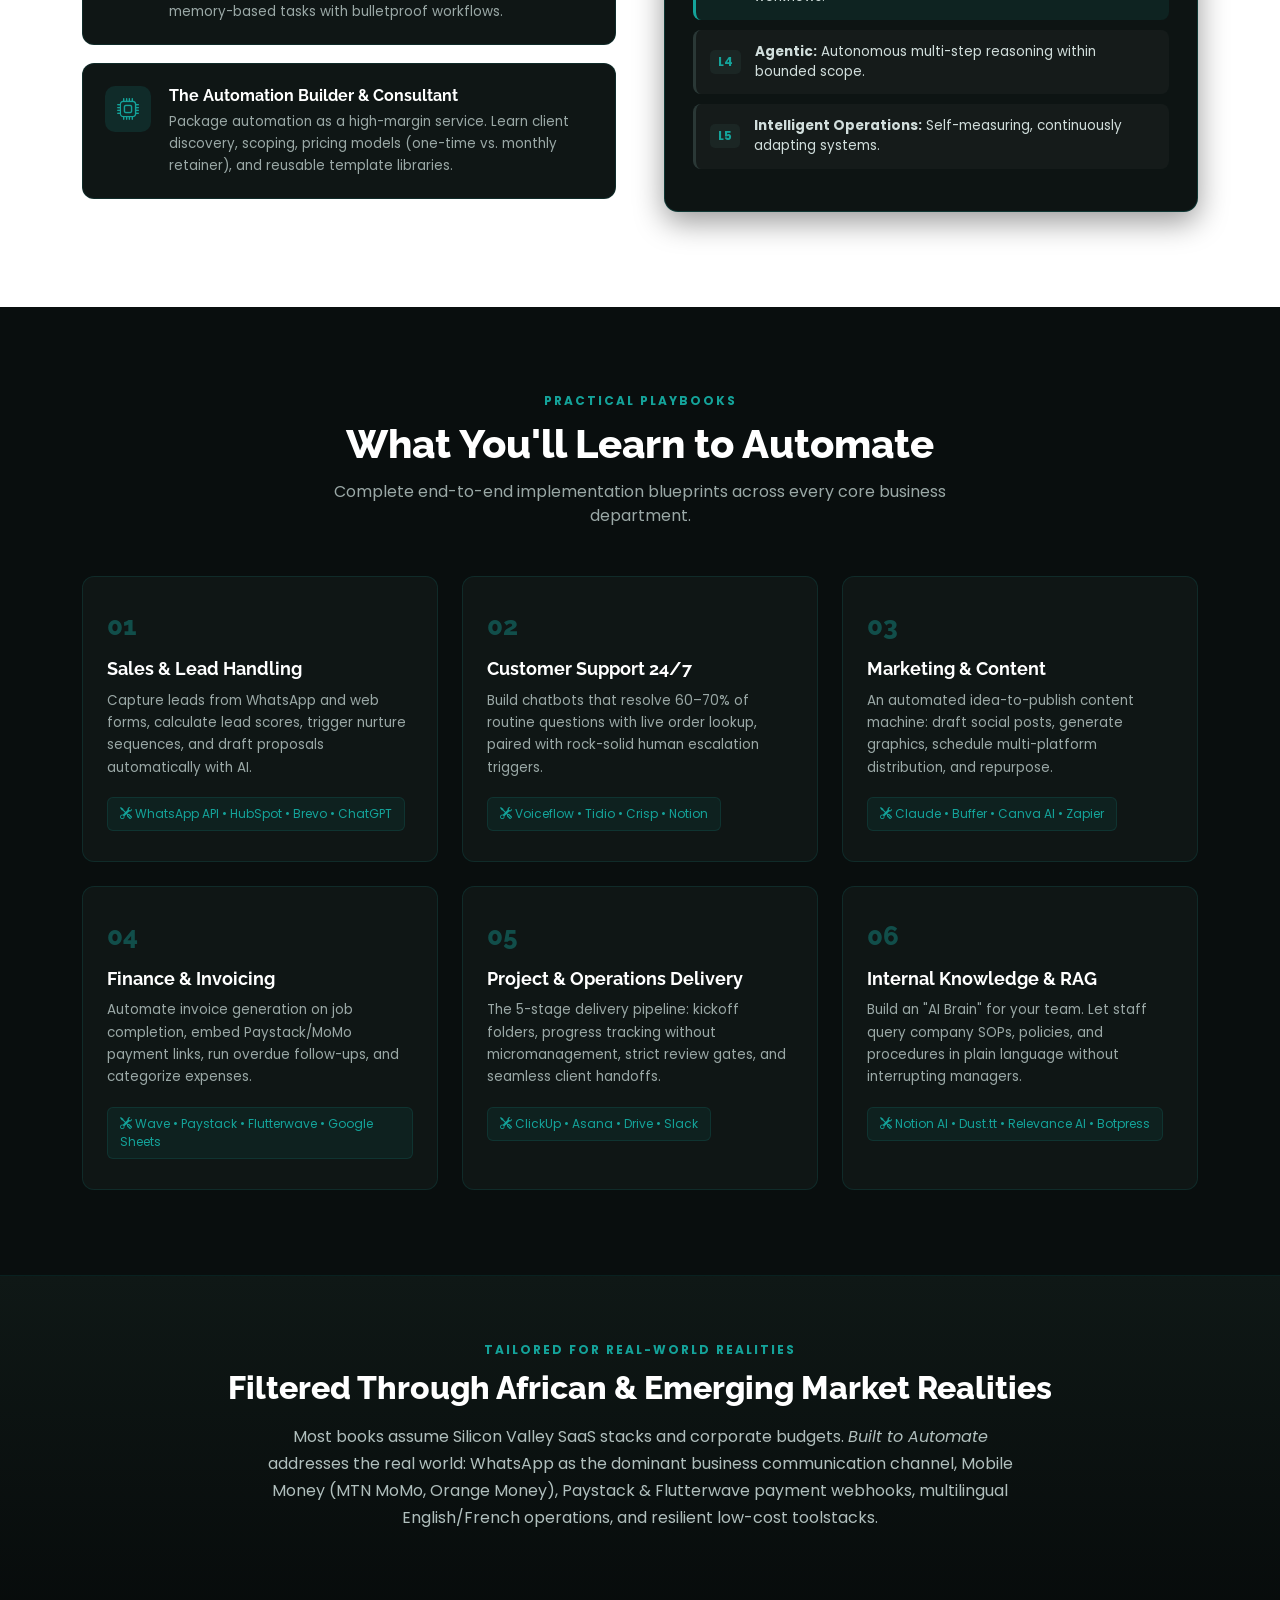
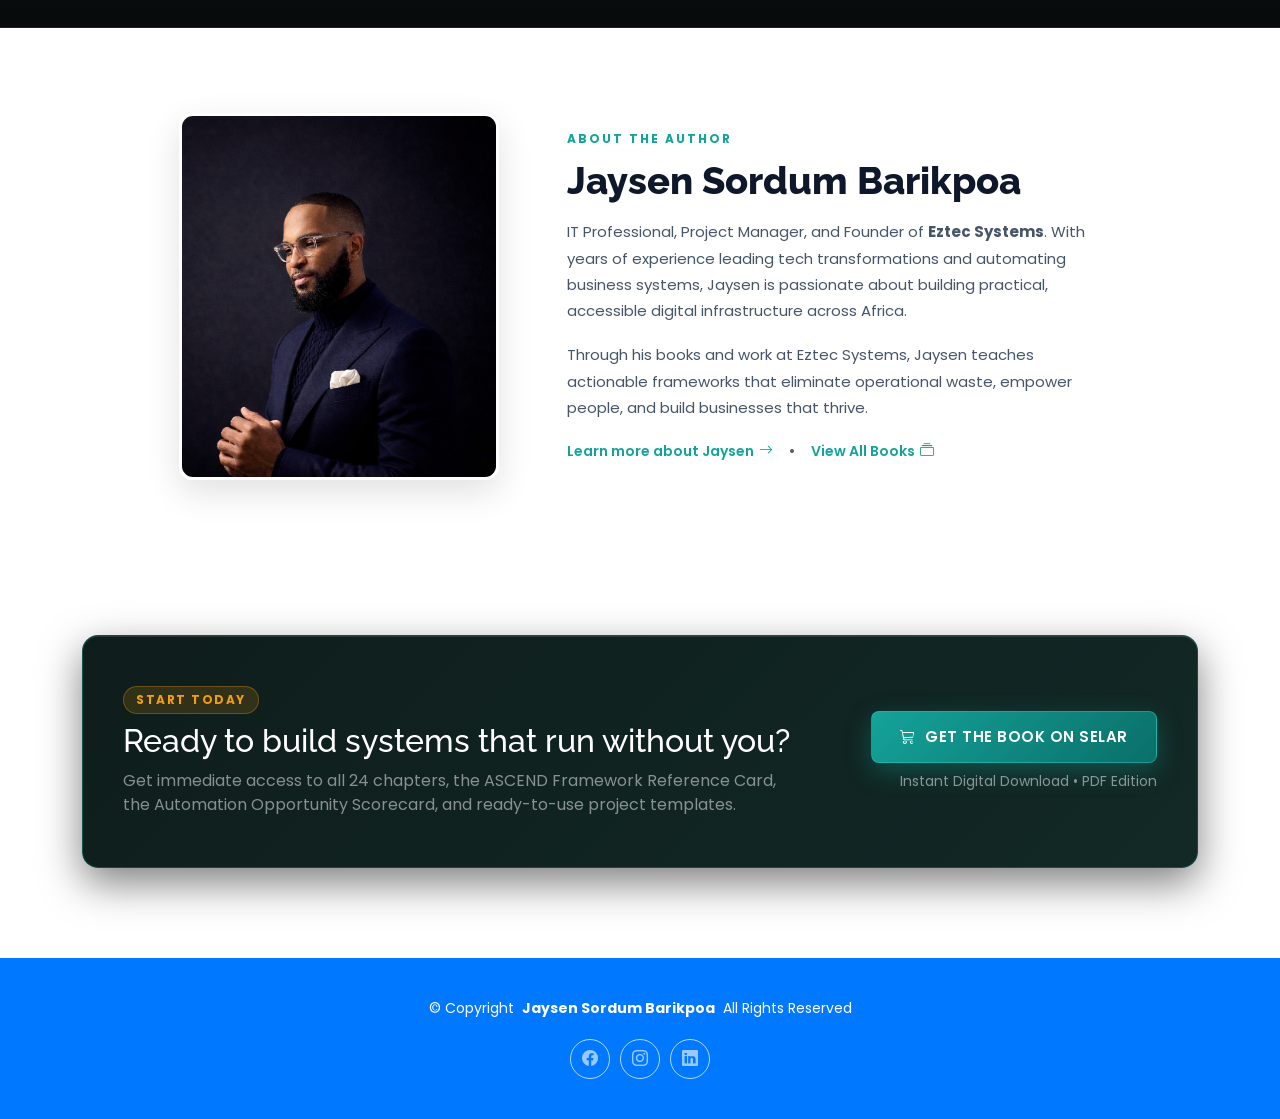
<file: built-to-automate.html>
<!DOCTYPE html>
<html lang="en">

<head>
  <meta charset="utf-8">
  <meta content="width=device-width, initial-scale=1.0" name="viewport">
  <title>Built to Automate — by Jaysen Sordum Barikpoa</title>
  <meta name="description" content="The Art of Building Smarter Businesses with AI. Practical frameworks, proven workflows, and real-world automation systems by Jaysen Sordum Barikpoa.">
  <meta name="keywords" content="Built to Automate, Jaysen Barikpoa, AI Automation, Business Automation, ASCEND Framework, Make, n8n, WhatsApp Automation, Eztec Systems">

  <!-- Open Graph / Social Media Meta Tags -->
  <meta property="og:title" content="Built to Automate - by Jaysen Sordum Barikpoa">
  <meta property="og:description" content="The Art of Building Smarter Businesses with AI. Stop trading your hours for tasks a machine can run.">
  <meta property="og:image" content="assets/img/Built to Automate Book Mockup.png">
  <meta property="og:url" content="https://jaysenbarikpoa.com/built-to-automate.html">
  <meta property="og:type" content="book">
  <meta name="twitter:card" content="summary_large_image">

  <!-- Favicon -->
  <link href="assets/img/Asset 3-101.png" rel="icon">

  <!-- Fonts -->
  <link href="https://fonts.googleapis.com" rel="preconnect">
  <link href="https://fonts.gstatic.com" rel="preconnect" crossorigin>
  <link href="https://fonts.googleapis.com/css2?family=Roboto:ital,wght@0,300;0,400;0,500;0,700;1,400&family=Poppins:ital,wght@0,300;0,400;0,500;0,600;0,700;0,800;1,400&family=Raleway:ital,wght@0,400;0,500;0,600;0,700;0,800;0,900;1,400&display=swap" rel="stylesheet">

  <!-- Vendor CSS (CDN) -->
  <link href="https://cdn.jsdelivr.net/npm/bootstrap@5.3.3/dist/css/bootstrap.min.css" rel="stylesheet">
  <link href="https://cdn.jsdelivr.net/npm/bootstrap-icons@1.11.3/font/bootstrap-icons.css" rel="stylesheet">
  <link href="https://unpkg.com/aos@2.3.4/dist/aos.css" rel="stylesheet">

  <!-- Main & Book CSS -->
  <link href="assets/css/main.css" rel="stylesheet">
  <link href="assets/css/book.css" rel="stylesheet">
  <link href="assets/css/built-to-automate.css" rel="stylesheet">
</head>

<body class="index-page built-to-automate-page">

  <!-- Header -->
  <header id="header" class="header d-flex align-items-center sticky-top">
    <div class="container-fluid container-xl position-relative d-flex align-items-center justify-content-between">
      <a href="index.html" class="logo d-flex align-items-center">
        <h1 class="sitename">Jaysen</h1>
      </a>

      <nav id="navmenu" class="navmenu">
        <ul>
          <li><a href="index.html#hero">Home</a></li>
          <li><a href="index.html#about">About</a></li>
          <li><a href="index.html#experience">Experience</a></li>
          <li><a href="index.html#work">Work</a></li>
          <li><a href="books.html" class="active">Books</a></li>
          <li><a href="index.html#contact">Contact</a></li>
        </ul>
        <i class="mobile-nav-toggle d-xl-none bi bi-list"></i>
      </nav>
    </div>
  </header>

  <main class="main">

    <!-- Hero Section -->
    <section class="bta-hero">
      <div class="container">
        <div class="row align-items-center min-vh-75">
          <div class="col-lg-6 offset-lg-1 bta-hero-content" data-aos="fade-up">
            <div class="bta-tagline">
              <span class="badge-dot"></span>
              NEW RELEASE &bull; BUSINESS &amp; AI
            </div>
            
            <h1 class="bta-title">
              BUILT TO<br>
              <span class="bta-highlight">AUTOMATE</span>
            </h1>

            <h2 class="bta-subtitle">
              The <span class="gold-text">Art</span> of Building Smarter Businesses with AI
            </h2>

            <div class="bta-divider">
              <span class="line"></span>
              <span class="dot"></span>
              <span class="line"></span>
            </div>

            <p class="bta-desc">
              A comprehensive blueprint for entrepreneurs, operators, and builders ready to replace manual friction with intelligent systems. Learn how to design, build, and deploy automated workflows that run reliably without you.
            </p>

            <div class="bta-hero-actions">
              <a href="https://selar.com/912c71319g" target="_blank" class="btn-bta-primary">
                <i class="bi bi-cart3"></i> GET THE BOOK ON SELAR
              </a>
              <a href="#framework" class="btn-bta-secondary">
                <i class="bi bi-compass"></i> Explore The Framework
              </a>
            </div>

            <div class="bta-meta-chips">
              <span class="meta-chip"><i class="bi bi-check2-circle"></i> 24 Practical Chapters</span>
              <span class="meta-chip"><i class="bi bi-diagram-3"></i> The ASCEND Framework</span>
              <span class="meta-chip"><i class="bi bi-file-earmark-pdf"></i> Instant Digital Download</span>
            </div>
          </div>
        </div>
      </div>
    </section>

    <!-- Author Core Quote Strip -->
    <section class="bta-quote-strip">
      <div class="container">
        <div class="row justify-content-center">
          <div class="col-lg-10 text-center" data-aos="zoom-in">
            <div class="quote-mark"><i class="bi bi-quote"></i></div>
            <blockquote class="bta-quote">
              "A business that depends on you to push every process forward is not a business. It is a job you gave yourself."
            </blockquote>
            <p class="quote-author">— Jaysen Sordum Barikpoa, <span>Founder, Eztec Systems</span></p>
          </div>
        </div>
      </div>
    </section>

    <!-- 4 Core Pillars of Transformation -->
    <section class="bta-pillars-section">
      <div class="container">
        <div class="text-center mb-5" data-aos="fade-up">
          <div class="bta-section-tag">CORE TRANSFORMATION</div>
          <h2 class="bta-section-title">Automate Today. A Better Tomorrow.</h2>
          <p class="bta-section-subtitle">Real results designed for solo founders, growing teams, and automation builders.</p>
        </div>

        <div class="row g-4 justify-content-center">
          <div class="col-lg-3 col-md-6" data-aos="fade-up" data-aos-delay="100">
            <div class="pillar-card">
              <div class="pillar-icon-box">
                <i class="bi bi-clock-history"></i>
              </div>
              <h3>Save Time</h3>
              <p>Eliminate 15 to 25+ hours of repetitive manual data entry, status messages, and admin every single week.</p>
            </div>
          </div>

          <div class="col-lg-3 col-md-6" data-aos="fade-up" data-aos-delay="200">
            <div class="pillar-card">
              <div class="pillar-icon-box">
                <i class="bi bi-cash-coin"></i>
              </div>
              <h3>Reduce Costs</h3>
              <p>Prevent expensive manual errors, forgotten invoice follow-ups, and unneeded administrative hiring.</p>
            </div>
          </div>

          <div class="col-lg-3 col-md-6" data-aos="fade-up" data-aos-delay="300">
            <div class="pillar-card">
              <div class="pillar-icon-box">
                <i class="bi bi-graph-up-arrow"></i>
              </div>
              <h3>Do More</h3>
              <p>Scale client handling, qualification, and project delivery smoothly without expanding headcount.</p>
            </div>
          </div>

          <div class="col-lg-3 col-md-6" data-aos="fade-up" data-aos-delay="400">
            <div class="pillar-card">
              <div class="pillar-icon-box">
                <i class="bi bi-award"></i>
              </div>
              <h3>Create Value</h3>
              <p>Free humans to do what humans do best: strategic judgment, personal relationships, and creative problem-solving.</p>
            </div>
          </div>
        </div>
      </div>
    </section>

    <!-- The ASCEND Framework Section -->
    <section id="framework" class="bta-framework-section">
      <div class="container">
        <div class="text-center mb-5" data-aos="fade-up">
          <div class="bta-section-tag">PROPRIETARY METHODOLOGY</div>
          <h2 class="bta-section-title">The ‘ASCEND’ Framework</h2>
          <p class="bta-section-subtitle">A proven 6-step method for redesigning and launching automation systems that actually last.</p>
        </div>

        <div class="row g-4">
          <div class="col-lg-4 col-md-6" data-aos="fade-up" data-aos-delay="100">
            <div class="ascend-card">
              <div class="ascend-letter">A</div>
              <h4>Assess</h4>
              <p>Map how work actually happens today — the real ground-level version, with its manual workarounds, gaps, and dependencies.</p>
            </div>
          </div>

          <div class="col-lg-4 col-md-6" data-aos="fade-up" data-aos-delay="200">
            <div class="ascend-card">
              <div class="ascend-letter">S</div>
              <h4>Spot</h4>
              <p>Identify the bottlenecks: delays, recurring error costs, repetition, and work that does not require human judgment.</p>
            </div>
          </div>

          <div class="col-lg-4 col-md-6" data-aos="fade-up" data-aos-delay="300">
            <div class="ascend-card">
              <div class="ascend-letter">C</div>
              <h4>Choose</h4>
              <p>Decide whether the solution needs simple rules, prompt chaining, AI agents, or a hybrid before selecting a single tool.</p>
            </div>
          </div>

          <div class="col-lg-4 col-md-6" data-aos="fade-up" data-aos-delay="400">
            <div class="ascend-card">
              <div class="ascend-letter">E</div>
              <h4>Engineer</h4>
              <p>Redesign the workflow from scratch around human and AI collaboration. Map triggers, actions, decision points, and fallbacks.</p>
            </div>
          </div>

          <div class="col-lg-4 col-md-6" data-aos="fade-up" data-aos-delay="500">
            <div class="ascend-card">
              <div class="ascend-letter">N</div>
              <h4>Navigate</h4>
              <p>Connect platforms, test adversarially against dirty data, and validate failure routes before going live with real customers.</p>
            </div>
          </div>

          <div class="col-lg-4 col-md-6" data-aos="fade-up" data-aos-delay="600">
            <div class="ascend-card">
              <div class="ascend-letter">D</div>
              <h4>Develop</h4>
              <p>Monitor execution logs, track business KPIs, measure impact against the baseline, and refine continuously.</p>
            </div>
          </div>
        </div>
      </div>
    </section>

    <!-- Two Readers, One Book -->
    <section class="bta-readers-section">
      <div class="container">
        <div class="row align-items-center g-5">
          <div class="col-lg-6" data-aos="fade-right">
            <div class="bta-section-tag" style="justify-content: flex-start;">TARGET AUDIENCE</div>
            <h2 class="bta-section-title">Two Readers, One Masterclass</h2>
            <p class="bta-desc-text">
              Whether you want to streamline your own operations or launch a lucrative consulting practice building systems for others, <em>Built to Automate</em> equips you with both the operational engineering and the commercial mechanics.
            </p>

            <div class="reader-box">
              <div class="reader-icon"><i class="bi bi-briefcase"></i></div>
              <div>
                <h5>The Business Owner or Operator</h5>
                <p>Run a smarter company. Step back from the daily grind without losing momentum. Replace messy spreadsheets and memory-based tasks with bulletproof workflows.</p>
              </div>
            </div>

            <div class="reader-box">
              <div class="reader-icon"><i class="bi bi-cpu"></i></div>
              <div>
                <h5>The Automation Builder &amp; Consultant</h5>
                <p>Package automation as a high-margin service. Learn client discovery, scoping, pricing models (one-time vs. monthly retainer), and reusable template libraries.</p>
              </div>
            </div>
          </div>

          <div class="col-lg-6" data-aos="fade-left">
            <div class="maturity-preview-card">
              <h4>The Automation Maturity Model</h4>
              <p class="small text-muted mb-4">A 6-level roadmap to place any business before building:</p>
              
              <div class="maturity-level-bar">
                <span class="level-badge">L0</span>
                <div>
                  <strong>Manual:</strong> Everything runs on people and paper memory.
                </div>
              </div>

              <div class="maturity-level-bar">
                <span class="level-badge">L1</span>
                <div>
                  <strong>Digital:</strong> Data in spreadsheets &amp; WhatsApp, but manually copied.
                </div>
              </div>

              <div class="maturity-level-bar highlight">
                <span class="level-badge">L2</span>
                <div>
                  <strong>Automated:</strong> Rules trigger actions automatically between tools.
                </div>
              </div>

              <div class="maturity-level-bar highlight">
                <span class="level-badge">L3</span>
                <div>
                  <strong>AI-Assisted:</strong> LLMs classify, summarize &amp; draft within workflows.
                </div>
              </div>

              <div class="maturity-level-bar">
                <span class="level-badge">L4</span>
                <div>
                  <strong>Agentic:</strong> Autonomous multi-step reasoning within bounded scope.
                </div>
              </div>

              <div class="maturity-level-bar">
                <span class="level-badge">L5</span>
                <div>
                  <strong>Intelligent Operations:</strong> Self-measuring, continuously adapting systems.
                </div>
              </div>
            </div>
          </div>
        </div>
      </div>
    </section>

    <!-- Core Blueprints / What's Inside -->
    <section class="bta-blueprints-section">
      <div class="container">
        <div class="text-center mb-5" data-aos="fade-up">
          <div class="bta-section-tag">PRACTICAL PLAYBOOKS</div>
          <h2 class="bta-section-title">What You'll Learn to Automate</h2>
          <p class="bta-section-subtitle">Complete end-to-end implementation blueprints across every core business department.</p>
        </div>

        <div class="row g-4">
          <div class="col-lg-4 col-md-6" data-aos="fade-up" data-aos-delay="100">
            <div class="blueprint-card">
              <div class="blueprint-number">01</div>
              <h4>Sales &amp; Lead Handling</h4>
              <p>Capture leads from WhatsApp and web forms, calculate lead scores, trigger nurture sequences, and draft proposals automatically with AI.</p>
              <div class="blueprint-tools"><i class="bi bi-tools"></i> WhatsApp API &bull; HubSpot &bull; Brevo &bull; ChatGPT</div>
            </div>
          </div>

          <div class="col-lg-4 col-md-6" data-aos="fade-up" data-aos-delay="200">
            <div class="blueprint-card">
              <div class="blueprint-number">02</div>
              <h4>Customer Support 24/7</h4>
              <p>Build chatbots that resolve 60–70% of routine questions with live order lookup, paired with rock-solid human escalation triggers.</p>
              <div class="blueprint-tools"><i class="bi bi-tools"></i> Voiceflow &bull; Tidio &bull; Crisp &bull; Notion</div>
            </div>
          </div>

          <div class="col-lg-4 col-md-6" data-aos="fade-up" data-aos-delay="300">
            <div class="blueprint-card">
              <div class="blueprint-number">03</div>
              <h4>Marketing &amp; Content</h4>
              <p>An automated idea-to-publish content machine: draft social posts, generate graphics, schedule multi-platform distribution, and repurpose.</p>
              <div class="blueprint-tools"><i class="bi bi-tools"></i> Claude &bull; Buffer &bull; Canva AI &bull; Zapier</div>
            </div>
          </div>

          <div class="col-lg-4 col-md-6" data-aos="fade-up" data-aos-delay="400">
            <div class="blueprint-card">
              <div class="blueprint-number">04</div>
              <h4>Finance &amp; Invoicing</h4>
              <p>Automate invoice generation on job completion, embed Paystack/MoMo payment links, run overdue follow-ups, and categorize expenses.</p>
              <div class="blueprint-tools"><i class="bi bi-tools"></i> Wave &bull; Paystack &bull; Flutterwave &bull; Google Sheets</div>
            </div>
          </div>

          <div class="col-lg-4 col-md-6" data-aos="fade-up" data-aos-delay="500">
            <div class="blueprint-card">
              <div class="blueprint-number">05</div>
              <h4>Project &amp; Operations Delivery</h4>
              <p>The 5-stage delivery pipeline: kickoff folders, progress tracking without micromanagement, strict review gates, and seamless client handoffs.</p>
              <div class="blueprint-tools"><i class="bi bi-tools"></i> ClickUp &bull; Asana &bull; Drive &bull; Slack</div>
            </div>
          </div>

          <div class="col-lg-4 col-md-6" data-aos="fade-up" data-aos-delay="600">
            <div class="blueprint-card">
              <div class="blueprint-number">06</div>
              <h4>Internal Knowledge &amp; RAG</h4>
              <p>Build an "AI Brain" for your team. Let staff query company SOPs, policies, and procedures in plain language without interrupting managers.</p>
              <div class="blueprint-tools"><i class="bi bi-tools"></i> Notion AI &bull; Dust.tt &bull; Relevance AI &bull; Botpress</div>
            </div>
          </div>
        </div>
      </div>
    </section>

    <!-- Emerging Market Realities Strip -->
    <section class="bta-context-strip">
      <div class="container">
        <div class="row align-items-center justify-content-center">
          <div class="col-lg-10 text-center" data-aos="fade-up">
            <div class="bta-section-tag">TAILORED FOR REAL-WORLD REALITIES</div>
            <h3 class="mb-3">Filtered Through African &amp; Emerging Market Realities</h3>
            <p class="bta-desc-text mx-auto" style="max-width: 750px;">
              Most books assume Silicon Valley SaaS stacks and corporate budgets. <em>Built to Automate</em> addresses the real world: WhatsApp as the dominant business communication channel, Mobile Money (MTN MoMo, Orange Money), Paystack &amp; Flutterwave payment webhooks, multilingual English/French operations, and resilient low-cost toolstacks.
            </p>
          </div>
        </div>
      </div>
    </section>

    <!-- About the Author -->
    <section class="author-section">
      <div class="container">
        <div class="row justify-content-center align-items-center g-5">
          <div class="col-lg-4 text-center text-lg-start" data-aos="fade-right">
            <img loading="lazy" src="assets/img/profile1-img.jpg" alt="Jaysen Sordum Barikpoa" class="author-img">
          </div>
          <div class="col-lg-6" data-aos="fade-left">
            <div class="bta-section-tag" style="justify-content: flex-start;">ABOUT THE AUTHOR</div>
            <h2 class="author-name">Jaysen Sordum Barikpoa</h2>
            <p class="author-bio">
              IT Professional, Project Manager, and Founder of <strong>Eztec Systems</strong>. With years of experience leading tech transformations and automating business systems, Jaysen is passionate about building practical, accessible digital infrastructure across Africa.
            </p>
            <p class="author-bio">
              Through his books and work at Eztec Systems, Jaysen teaches actionable frameworks that eliminate operational waste, empower people, and build businesses that thrive.
            </p>
            <div class="d-flex gap-3 flex-wrap align-items-center mt-3">
              <a href="index.html#about" class="bta-author-link">Learn more about Jaysen <i class="bi bi-arrow-right"></i></a>
              <span class="text-muted">&bull;</span>
              <a href="books.html" class="bta-author-link">View All Books <i class="bi bi-collection"></i></a>
            </div>
          </div>
        </div>
      </div>
    </section>

    <!-- Final CTA Banner -->
    <section id="buy" class="bta-cta-section">
      <div class="container">
        <div class="bta-cta-banner" data-aos="zoom-in">
          <div class="row align-items-center g-4">
            <div class="col-lg-8 text-center text-lg-start">
              <span class="bta-badge-gold">START TODAY</span>
              <h2 class="mt-2 text-white">Ready to build systems that run without you?</h2>
              <p class="text-white-50 mb-0">
                Get immediate access to all 24 chapters, the ASCEND Framework Reference Card, the Automation Opportunity Scorecard, and ready-to-use project templates.
              </p>
            </div>
            <div class="col-lg-4 text-center text-lg-end">
              <a href="https://selar.com/912c71319g" target="_blank" class="btn-bta-primary btn-lg" id="bta-selar-link">
                <i class="bi bi-cart3"></i> GET THE BOOK ON SELAR
              </a>
              <div class="small text-white-50 mt-2">Instant Digital Download &bull; PDF Edition</div>
            </div>
          </div>
        </div>
      </div>
    </section>

  </main>

  <!-- Footer -->
  <footer id="footer" class="footer accent-background">
    <div class="container">
      <div class="copyright text-center">
        <p>© <span>Copyright</span> <strong class="px-1 sitename">Jaysen Sordum Barikpoa</strong> <span>All Rights Reserved</span></p>
      </div>
      <div class="social-links d-flex justify-content-center">
        <a href="https://web.facebook.com/jaysensordum" target="_blank"><i class="bi bi-facebook"></i></a>
        <a href="https://www.instagram.com/digitalwithjaysen/" target="_blank"><i class="bi bi-instagram"></i></a>
        <a href="https://www.linkedin.com/in/jaysen-sordum-barikpoa/" target="_blank"><i class="bi bi-linkedin"></i></a>
      </div>
    </div>
  </footer>

  <!-- Scroll Top -->
  <a href="#" id="scroll-top" class="scroll-top d-flex align-items-center justify-content-center"><i class="bi bi-arrow-up-short"></i></a>

  <!-- Vendor JS -->
  <script src="https://cdn.jsdelivr.net/npm/bootstrap@5.3.3/dist/js/bootstrap.bundle.min.js"></script>
  <script src="https://unpkg.com/aos@2.3.4/dist/aos.js"></script>
  <script src="assets/js/main.js"></script>
  <script>
    AOS.init({ duration: 800, once: true });
  </script>
</body>
</html>
</file>
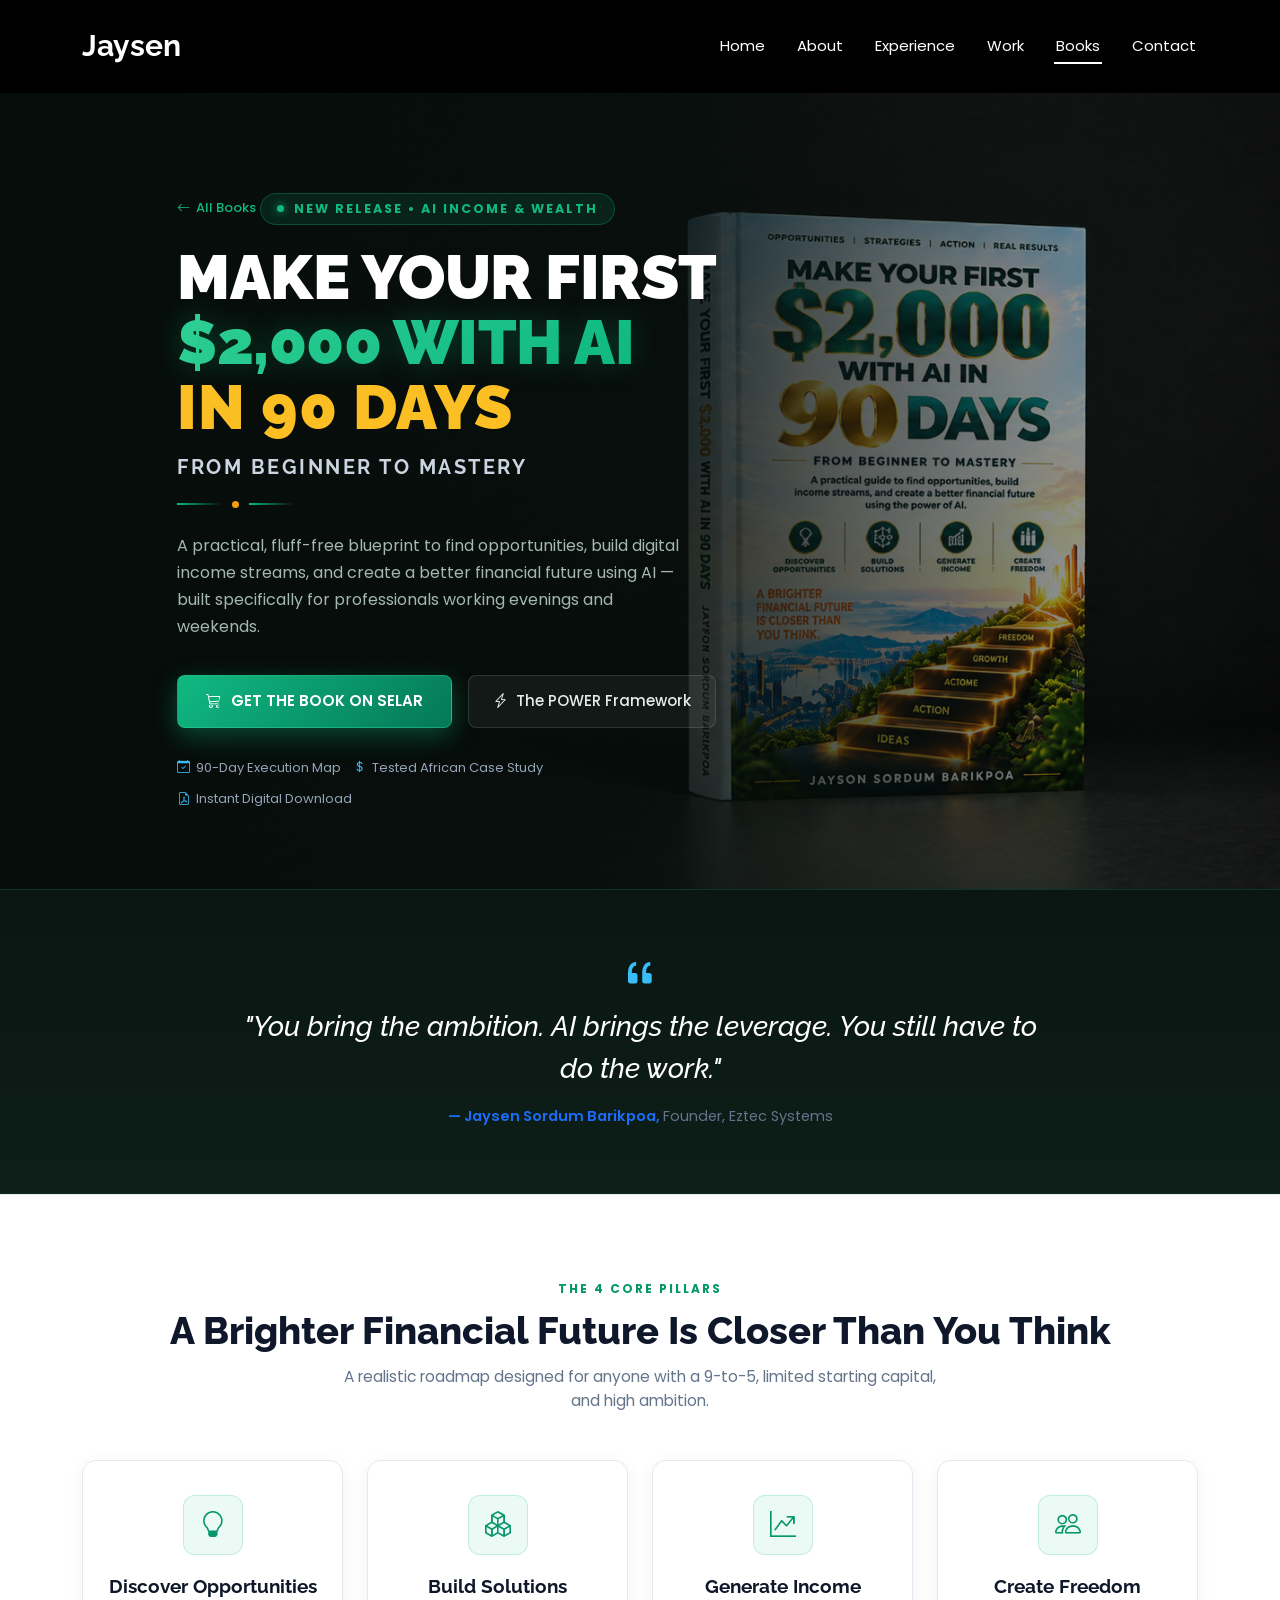
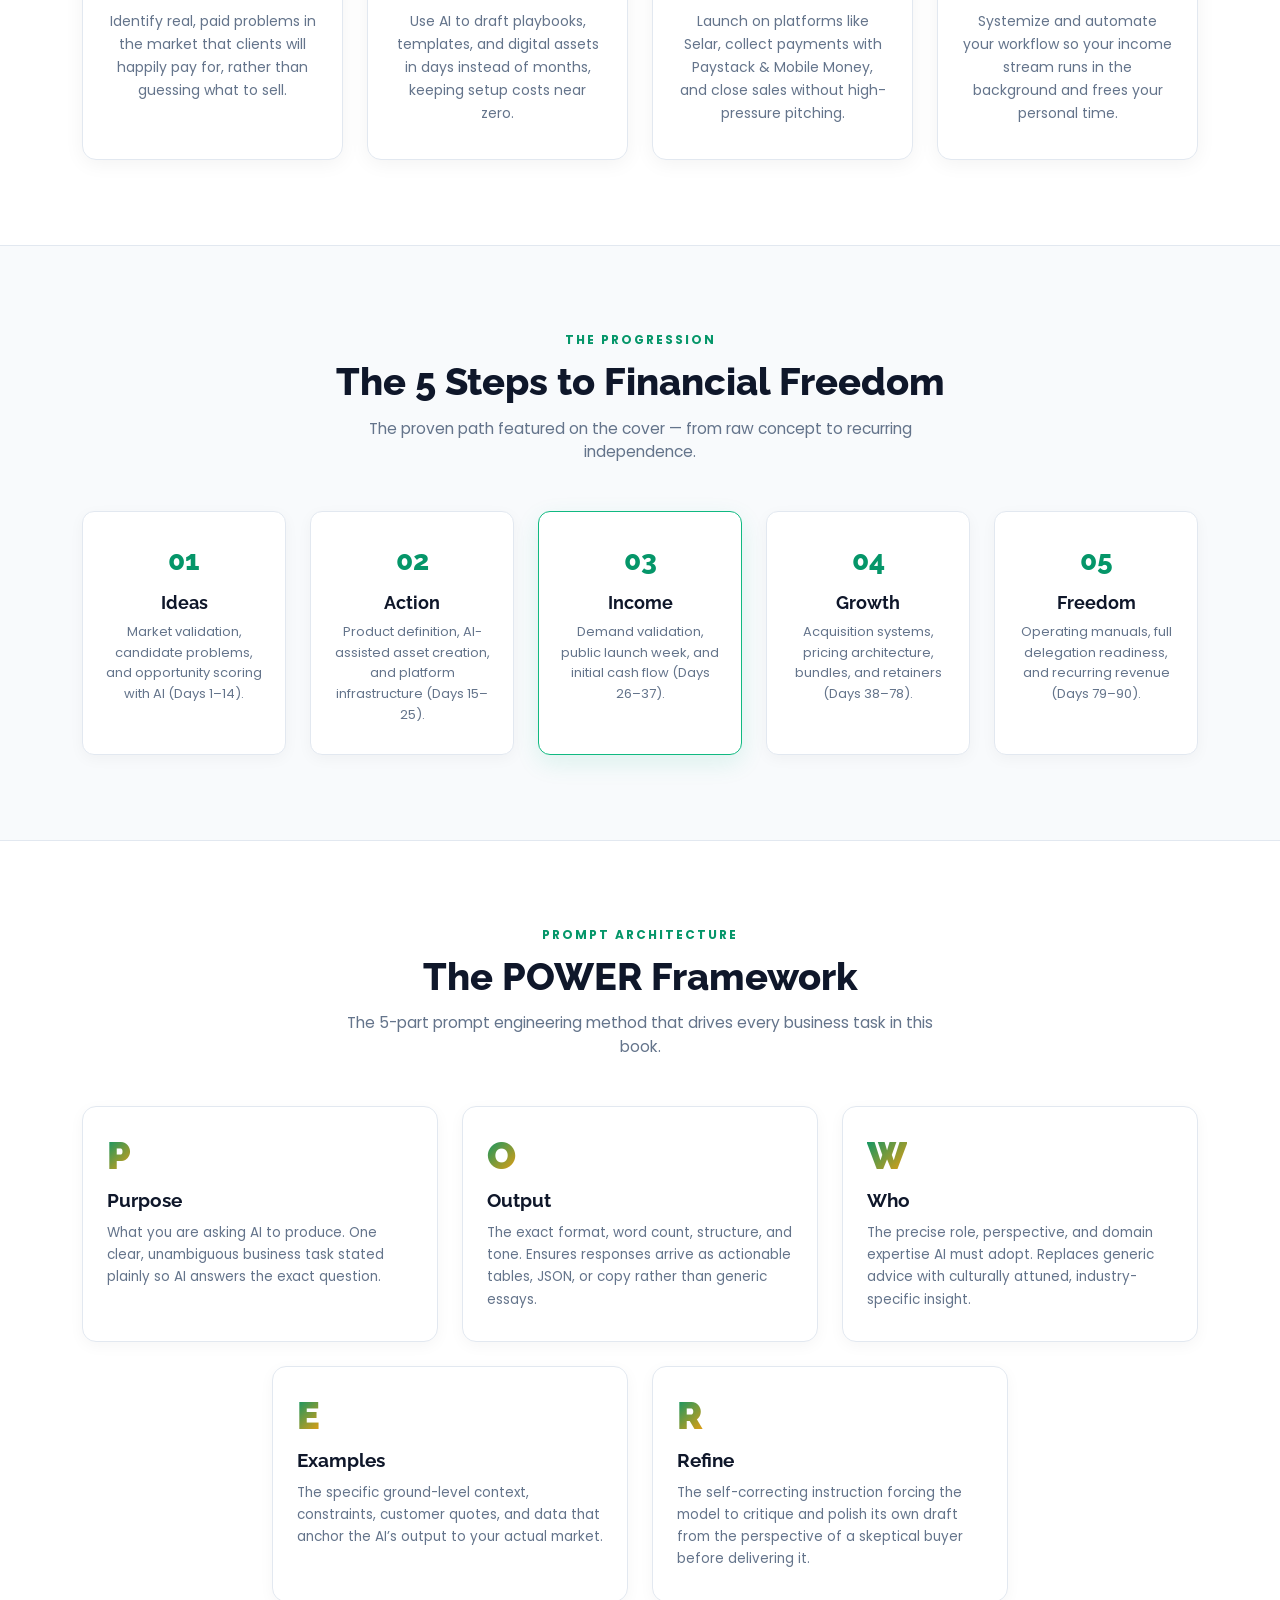
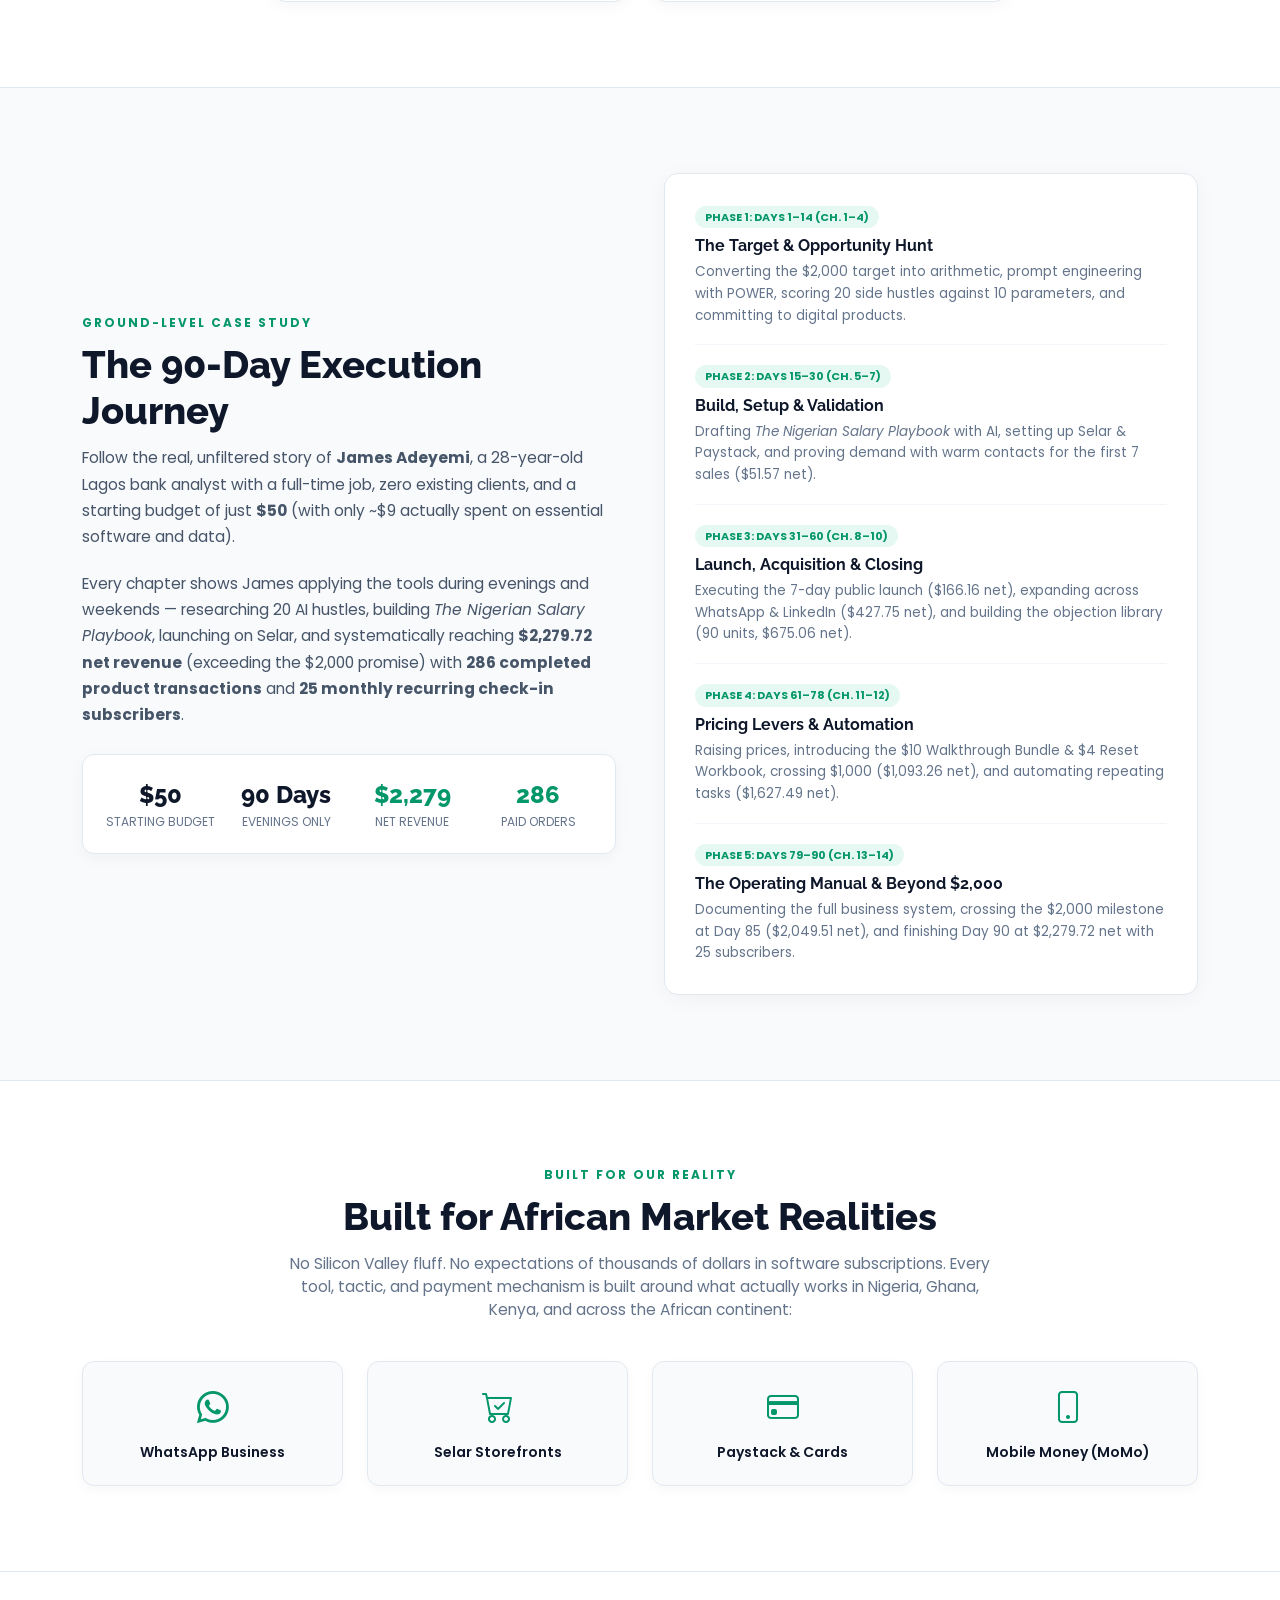
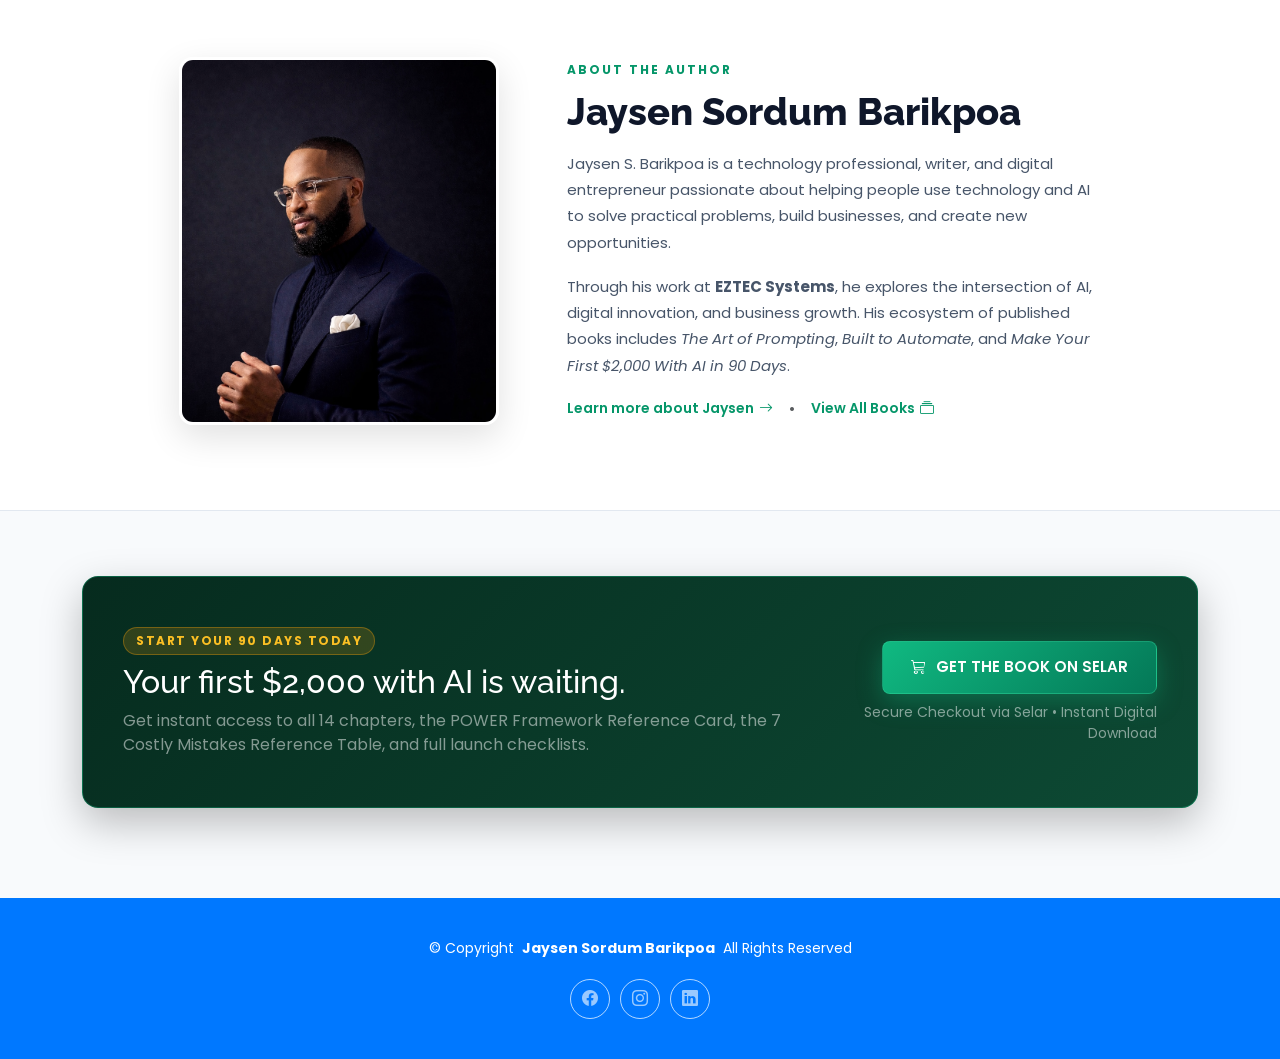
<file: make-first-2000-with-ai.html>
<!DOCTYPE html>
<html lang="en">

<head>
  <meta charset="utf-8">
  <meta content="width=device-width, initial-scale=1.0" name="viewport">
  <title>Make Your First $2,000 With AI in 90 Days &mdash; by Jaysen Sordum Barikpoa</title>
  <meta name="description" content="From Beginner to Mastery: A practical guide to find opportunities, build income streams, and create a better financial future using the power of AI. By Jaysen Sordum Barikpoa.">
  <meta name="keywords" content="Make Your First $2000 With AI, Make Your First $2,000 With AI in 90 Days, Jaysen Barikpoa, AI Income, POWER Framework, Selar, Side Hustle, African Entrepreneurship, Eztec Systems">

  <!-- Open Graph / Social Media Meta Tags -->
  <meta property="og:title" content="Make Your First $2,000 With AI in 90 Days &mdash; by Jaysen Sordum Barikpoa">
  <meta property="og:description" content="You bring the ambition. AI brings the leverage. You still have to do the work. A 90-day execution guide to building your first $2,000 AI income stream.">
  <meta property="og:image" content="assets/img/book_3.png">
  <meta property="og:url" content="https://jaysensordum.com/make-first-2000-with-ai.html">
  <meta property="og:type" content="book">
  <meta name="twitter:card" content="summary_large_image">

  <!-- Favicon -->
  <link href="assets/img/Asset 3-101.png" rel="icon">

  <!-- Fonts -->
  <link href="https://fonts.googleapis.com" rel="preconnect">
  <link href="https://fonts.gstatic.com" rel="preconnect" crossorigin>
  <link href="https://fonts.googleapis.com/css2?family=Roboto:ital,wght@0,300;0,400;0,500;0,700;1,400&family=Poppins:ital,wght@0,300;0,400;0,500;0,600;0,700;0,800;1,400&family=Raleway:ital,wght@0,400;0,500;0,600;0,700;0,800;0,900;1,400&display=swap" rel="stylesheet">

  <!-- Vendor CSS (CDN) -->
  <link href="https://cdn.jsdelivr.net/npm/bootstrap@5.3.3/dist/css/bootstrap.min.css" rel="stylesheet">
  <link href="https://cdn.jsdelivr.net/npm/bootstrap-icons@1.11.3/font/bootstrap-icons.css" rel="stylesheet">
  <link href="https://unpkg.com/aos@2.3.4/dist/aos.css" rel="stylesheet">

  <!-- Main & Book CSS -->
  <link href="assets/css/main.css" rel="stylesheet">
  <link href="assets/css/book.css" rel="stylesheet">
  <link href="assets/css/make-first-2000.css" rel="stylesheet">
</head>

<body class="index-page make-1000-page">

  <!-- Header -->
  <header id="header" class="header d-flex align-items-center sticky-top">
    <div class="container-fluid container-xl position-relative d-flex align-items-center justify-content-between">
      <a href="index.html" class="logo d-flex align-items-center">
        <h1 class="sitename">Jaysen</h1>
      </a>

      <nav id="navmenu" class="navmenu">
        <ul>
          <li><a href="index.html#hero">Home</a></li>
          <li><a href="index.html#about">About</a></li>
          <li><a href="index.html#experience">Experience</a></li>
          <li><a href="index.html#work">Work</a></li>
          <li><a href="books.html" class="active">Books</a></li>
          <li><a href="index.html#contact">Contact</a></li>
        </ul>
        <i class="mobile-nav-toggle d-xl-none bi bi-list"></i>
      </nav>
    </div>
  </header>

  <main class="main">

    <!-- Hero Section -->
    <section class="m1k-hero">
      <div class="container">
        <div class="row align-items-center min-vh-75">
          <div class="col-lg-6 offset-lg-1 m1k-hero-content" data-aos="fade-up">
            
            <a href="books.html" class="m1k-back-link">
              <i class="bi bi-arrow-left"></i> All Books
            </a>

            <div class="m1k-tagline">
              <span class="m1k-dot"></span>
              NEW RELEASE &bull; AI INCOME &amp; WEALTH
            </div>
            
            <h1 class="m1k-title">
              MAKE YOUR FIRST<br>
              <span class="m1k-highlight">$2,000 WITH AI</span><br>
              <span class="m1k-subtitle-days">IN 90 DAYS</span>
            </h1>

            <h2 class="m1k-subtitle">
              FROM BEGINNER TO MASTERY
            </h2>

            <div class="m1k-divider">
              <span class="line"></span>
              <span class="dot"></span>
              <span class="line"></span>
            </div>

            <p class="m1k-desc">
              A practical, fluff-free blueprint to find opportunities, build digital income streams, and create a better financial future using AI &mdash; built specifically for professionals working evenings and weekends.
            </p>

            <div class="m1k-hero-actions">
              <a href="https://selar.com/3gj67p55t9" target="_blank" class="btn-m1k-primary">
                <i class="bi bi-cart3"></i> GET THE BOOK ON SELAR
              </a>
              <a href="#framework" class="btn-m1k-secondary">
                <i class="bi bi-lightning-charge"></i> The POWER Framework
              </a>
            </div>

            <div class="m1k-meta-chips">
              <span class="meta-chip"><i class="bi bi-calendar-check"></i> 90-Day Execution Map</span>
              <span class="meta-chip"><i class="bi bi-currency-dollar"></i> Tested African Case Study</span>
              <span class="meta-chip"><i class="bi bi-file-earmark-pdf"></i> Instant Digital Download</span>
            </div>

            <!-- Mobile mockup displayed cleanly on smaller screens -->
            <div class="mobile-book-mockup">
              <img loading="lazy" src="assets/img/book_3.png" alt="Make Your First $2,000 With AI 3D Mockup">
            </div>

          </div>
        </div>
      </div>
    </section>

    <!-- Core Author Quote Strip -->
    <section class="m1k-quote-strip">
      <div class="container">
        <div class="row justify-content-center">
          <div class="col-lg-10 text-center" data-aos="zoom-in">
            <div class="quote-mark"><i class="bi bi-quote"></i></div>
            <blockquote class="m1k-quote">
              "You bring the ambition. AI brings the leverage. You still have to do the work."
            </blockquote>
            <p class="quote-author">&mdash; Jaysen Sordum Barikpoa, <span>Founder, Eztec Systems</span></p>
          </div>
        </div>
      </div>
    </section>

    <!-- 4 Core Pillars of the Book -->
    <section class="m1k-pillars-section">
      <div class="container">
        <div class="text-center mb-5" data-aos="fade-up">
          <div class="m1k-section-tag">THE 4 CORE PILLARS</div>
          <h2 class="m1k-section-title">A Brighter Financial Future Is Closer Than You Think</h2>
          <p class="m1k-section-subtitle">A realistic roadmap designed for anyone with a 9-to-5, limited starting capital, and high ambition.</p>
        </div>

        <div class="row g-4 justify-content-center">
          <div class="col-lg-3 col-md-6" data-aos="fade-up" data-aos-delay="100">
            <div class="m1k-pillar-card">
              <div class="pillar-icon-box">
                <i class="bi bi-lightbulb"></i>
              </div>
              <h3>Discover Opportunities</h3>
              <p>Identify real, paid problems in the market that clients will happily pay for, rather than guessing what to sell.</p>
            </div>
          </div>

          <div class="col-lg-3 col-md-6" data-aos="fade-up" data-aos-delay="200">
            <div class="m1k-pillar-card">
              <div class="pillar-icon-box">
                <i class="bi bi-boxes"></i>
              </div>
              <h3>Build Solutions</h3>
              <p>Use AI to draft playbooks, templates, and digital assets in days instead of months, keeping setup costs near zero.</p>
            </div>
          </div>

          <div class="col-lg-3 col-md-6" data-aos="fade-up" data-aos-delay="300">
            <div class="m1k-pillar-card">
              <div class="pillar-icon-box">
                <i class="bi bi-graph-up-arrow"></i>
              </div>
              <h3>Generate Income</h3>
              <p>Launch on platforms like Selar, collect payments with Paystack &amp; Mobile Money, and close sales without high-pressure pitching.</p>
            </div>
          </div>

          <div class="col-lg-3 col-md-6" data-aos="fade-up" data-aos-delay="400">
            <div class="m1k-pillar-card">
              <div class="pillar-icon-box">
                <i class="bi bi-people"></i>
              </div>
              <h3>Create Freedom</h3>
              <p>Systemize and automate your workflow so your income stream runs in the background and frees your personal time.</p>
            </div>
          </div>
        </div>
      </div>
    </section>

    <!-- The 5 Steps on the Stairway to Freedom -->
    <section class="m1k-stairs-section">
      <div class="container">
        <div class="text-center mb-5" data-aos="fade-up">
          <div class="m1k-section-tag">THE PROGRESSION</div>
          <h2 class="m1k-section-title">The 5 Steps to Financial Freedom</h2>
          <p class="m1k-section-subtitle">The proven path featured on the cover &mdash; from raw concept to recurring independence.</p>
        </div>

        <div class="row g-4 justify-content-center">
          <div class="col-lg col-md-4 col-sm-6" data-aos="fade-up" data-aos-delay="100">
            <div class="stair-card">
              <div class="stair-step-num">01</div>
              <h4>Ideas</h4>
              <p>Market validation, candidate problems, and opportunity scoring with AI (Days 1&ndash;14).</p>
            </div>
          </div>

          <div class="col-lg col-md-4 col-sm-6" data-aos="fade-up" data-aos-delay="200">
            <div class="stair-card">
              <div class="stair-step-num">02</div>
              <h4>Action</h4>
              <p>Product definition, AI-assisted asset creation, and platform infrastructure (Days 15&ndash;25).</p>
            </div>
          </div>

          <div class="col-lg col-md-4 col-sm-6" data-aos="fade-up" data-aos-delay="300">
            <div class="stair-card highlight-step">
              <div class="stair-step-num">03</div>
              <h4>Income</h4>
              <p>Demand validation, public launch week, and initial cash flow (Days 26&ndash;37).</p>
            </div>
          </div>

          <div class="col-lg col-md-4 col-sm-6" data-aos="fade-up" data-aos-delay="400">
            <div class="stair-card">
              <div class="stair-step-num">04</div>
              <h4>Growth</h4>
              <p>Acquisition systems, pricing architecture, bundles, and retainers (Days 38&ndash;78).</p>
            </div>
          </div>

          <div class="col-lg col-md-4 col-sm-6" data-aos="fade-up" data-aos-delay="500">
            <div class="stair-card">
              <div class="stair-step-num">05</div>
              <h4>Freedom</h4>
              <p>Operating manuals, full delegation readiness, and recurring revenue (Days 79&ndash;90).</p>
            </div>
          </div>
        </div>
      </div>
    </section>

    <!-- The POWER Framework Section -->
    <section id="framework" class="m1k-power-section">
      <div class="container">
        <div class="text-center mb-5" data-aos="fade-up">
          <div class="m1k-section-tag">PROMPT ARCHITECTURE</div>
          <h2 class="m1k-section-title">The POWER Framework</h2>
          <p class="m1k-section-subtitle">The 5-part prompt engineering method that drives every business task in this book.</p>
        </div>

        <div class="row g-4 justify-content-center">
          <div class="col-lg-4 col-md-6" data-aos="fade-up" data-aos-delay="100">
            <div class="power-card">
              <div class="power-letter">P</div>
              <h4>Purpose</h4>
              <p>What you are asking AI to produce. One clear, unambiguous business task stated plainly so AI answers the exact question.</p>
            </div>
          </div>

          <div class="col-lg-4 col-md-6" data-aos="fade-up" data-aos-delay="200">
            <div class="power-card">
              <div class="power-letter">O</div>
              <h4>Output</h4>
              <p>The exact format, word count, structure, and tone. Ensures responses arrive as actionable tables, JSON, or copy rather than generic essays.</p>
            </div>
          </div>

          <div class="col-lg-4 col-md-6" data-aos="fade-up" data-aos-delay="300">
            <div class="power-card">
              <div class="power-letter">W</div>
              <h4>Who</h4>
              <p>The precise role, perspective, and domain expertise AI must adopt. Replaces generic advice with culturally attuned, industry-specific insight.</p>
            </div>
          </div>

          <div class="col-lg-4 col-md-6" data-aos="fade-up" data-aos-delay="400">
            <div class="power-card">
              <div class="power-letter">E</div>
              <h4>Examples</h4>
              <p>The specific ground-level context, constraints, customer quotes, and data that anchor the AI&rsquo;s output to your actual market.</p>
            </div>
          </div>

          <div class="col-lg-4 col-md-6" data-aos="fade-up" data-aos-delay="500">
            <div class="power-card">
              <div class="power-letter">R</div>
              <h4>Refine</h4>
              <p>The self-correcting instruction forcing the model to critique and polish its own draft from the perspective of a skeptical buyer before delivering it.</p>
            </div>
          </div>
        </div>
      </div>
    </section>

    <!-- The 90-Day Execution Roadmap & James's Journey -->
    <section class="m1k-roadmap-section">
      <div class="container">
        <div class="row align-items-center g-5">
          <div class="col-lg-6" data-aos="fade-right">
            <div class="m1k-section-tag" style="justify-content: flex-start;">GROUND-LEVEL CASE STUDY</div>
            <h2 class="m1k-section-title">The 90-Day Execution Journey</h2>
            <p class="m1k-desc-text">
              Follow the real, unfiltered story of <strong>James Adeyemi</strong>, a 28-year-old Lagos bank analyst with a full-time job, zero existing clients, and a starting budget of just <strong>$50</strong> (with only ~$9 actually spent on essential software and data).
            </p>
            <p class="m1k-desc-text">
              Every chapter shows James applying the tools during evenings and weekends &mdash; researching 20 AI hustles, building <em>The Nigerian Salary Playbook</em>, launching on Selar, and systematically reaching <strong>$2,279.72 net revenue</strong> (exceeding the $2,000 promise) with <strong>286 completed product transactions</strong> and <strong>25 monthly recurring check-in subscribers</strong>.
            </p>

            <div class="journey-stat-card">
              <div class="row text-center g-3">
                <div class="col-3">
                  <div class="j-stat-num">$50</div>
                  <div class="j-stat-label">Starting Budget</div>
                </div>
                <div class="col-3">
                  <div class="j-stat-num">90 Days</div>
                  <div class="j-stat-label">Evenings Only</div>
                </div>
                <div class="col-3">
                  <div class="j-stat-num text-emerald">$2,279</div>
                  <div class="j-stat-label">Net Revenue</div>
                </div>
                <div class="col-3">
                  <div class="j-stat-num text-emerald">286</div>
                  <div class="j-stat-label">Paid Orders</div>
                </div>
              </div>
            </div>
          </div>

          <div class="col-lg-6" data-aos="fade-left">
            <div class="timeline-box">
              <div class="timeline-item">
                <span class="t-badge">Phase 1: Days 1&ndash;14 (Ch. 1&ndash;4)</span>
                <h5>The Target &amp; Opportunity Hunt</h5>
                <p>Converting the $2,000 target into arithmetic, prompt engineering with POWER, scoring 20 side hustles against 10 parameters, and committing to digital products.</p>
              </div>

              <div class="timeline-item">
                <span class="t-badge">Phase 2: Days 15&ndash;30 (Ch. 5&ndash;7)</span>
                <h5>Build, Setup &amp; Validation</h5>
                <p>Drafting <em>The Nigerian Salary Playbook</em> with AI, setting up Selar &amp; Paystack, and proving demand with warm contacts for the first 7 sales ($51.57 net).</p>
              </div>

              <div class="timeline-item">
                <span class="t-badge">Phase 3: Days 31&ndash;60 (Ch. 8&ndash;10)</span>
                <h5>Launch, Acquisition &amp; Closing</h5>
                <p>Executing the 7-day public launch ($166.16 net), expanding across WhatsApp &amp; LinkedIn ($427.75 net), and building the objection library (90 units, $675.06 net).</p>
              </div>

              <div class="timeline-item highlight">
                <span class="t-badge">Phase 4: Days 61&ndash;78 (Ch. 11&ndash;12)</span>
                <h5>Pricing Levers &amp; Automation</h5>
                <p>Raising prices, introducing the $10 Walkthrough Bundle &amp; $4 Reset Workbook, crossing $1,000 ($1,093.26 net), and automating repeating tasks ($1,627.49 net).</p>
              </div>

              <div class="timeline-item highlight">
                <span class="t-badge">Phase 5: Days 79&ndash;90 (Ch. 13&ndash;14)</span>
                <h5>The Operating Manual &amp; Beyond $2,000</h5>
                <p>Documenting the full business system, crossing the $2,000 milestone at Day 85 ($2,049.51 net), and finishing Day 90 at $2,279.72 net with 25 subscribers.</p>
              </div>
            </div>
          </div>
        </div>
      </div>
    </section>

    <!-- Real-World African Realities -->
    <section class="m1k-market-section">
      <div class="container text-center" data-aos="fade-up">
        <div class="m1k-section-tag">BUILT FOR OUR REALITY</div>
        <h2 class="m1k-section-title">Built for African Market Realities</h2>
        <p class="m1k-section-subtitle mx-auto" style="max-width: 700px;">
          No Silicon Valley fluff. No expectations of thousands of dollars in software subscriptions. Every tool, tactic, and payment mechanism is built around what actually works in Nigeria, Ghana, Kenya, and across the African continent:
        </p>

        <div class="row g-4 mt-3 justify-content-center">
          <div class="col-md-3 col-6" data-aos="fade-up" data-aos-delay="100">
            <div class="market-pill">
              <i class="bi bi-whatsapp text-emerald"></i>
              <span>WhatsApp Business</span>
            </div>
          </div>
          <div class="col-md-3 col-6" data-aos="fade-up" data-aos-delay="200">
            <div class="market-pill">
              <i class="bi bi-cart-check text-emerald"></i>
              <span>Selar Storefronts</span>
            </div>
          </div>
          <div class="col-md-3 col-6" data-aos="fade-up" data-aos-delay="300">
            <div class="market-pill">
              <i class="bi bi-credit-card text-emerald"></i>
              <span>Paystack &amp; Cards</span>
            </div>
          </div>
          <div class="col-md-3 col-6" data-aos="fade-up" data-aos-delay="400">
            <div class="market-pill">
              <i class="bi bi-phone text-emerald"></i>
              <span>Mobile Money (MoMo)</span>
            </div>
          </div>
        </div>
      </div>
    </section>

    <!-- About the Author -->
    <section class="author-section">
      <div class="container">
        <div class="row justify-content-center align-items-center g-5">
          <div class="col-lg-4 text-center text-lg-start" data-aos="fade-right">
            <img loading="lazy" src="assets/img/profile1-img.jpg" alt="Jaysen Sordum Barikpoa" class="author-img">
          </div>
          <div class="col-lg-6" data-aos="fade-left">
            <div class="m1k-section-tag" style="justify-content: flex-start;">ABOUT THE AUTHOR</div>
            <h2 class="author-name">Jaysen Sordum Barikpoa</h2>
            <p class="author-bio">
              Jaysen S. Barikpoa is a technology professional, writer, and digital entrepreneur passionate about helping people use technology and AI to solve practical problems, build businesses, and create new opportunities.
            </p>
            <p class="author-bio">
              Through his work at <strong>EZTEC Systems</strong>, he explores the intersection of AI, digital innovation, and business growth. His ecosystem of published books includes <em>The Art of Prompting</em>, <em>Built to Automate</em>, and <em>Make Your First $2,000 With AI in 90 Days</em>.
            </p>
            <div class="d-flex gap-3 flex-wrap align-items-center mt-3">
              <a href="index.html#about" class="m1k-author-link">Learn more about Jaysen <i class="bi bi-arrow-right"></i></a>
              <span class="text-muted">&bull;</span>
              <a href="books.html" class="m1k-author-link">View All Books <i class="bi bi-collection"></i></a>
            </div>
          </div>
        </div>
      </div>
    </section>

    <!-- Final CTA Banner -->
    <section id="buy" class="m1k-cta-section">
      <div class="container">
        <div class="m1k-cta-banner" data-aos="zoom-in">
          <div class="row align-items-center g-4">
            <div class="col-lg-8 text-center text-lg-start">
              <span class="m1k-badge-gold">START YOUR 90 DAYS TODAY</span>
              <h2 class="mt-2 text-white">Your first $2,000 with AI is waiting.</h2>
              <p class="text-white-50 mb-0">
                Get instant access to all 14 chapters, the POWER Framework Reference Card, the 7 Costly Mistakes Reference Table, and full launch checklists.
              </p>
            </div>
            <div class="col-lg-4 text-center text-lg-end">
              <a href="https://selar.com/3gj67p55t9" target="_blank" class="btn-m1k-primary btn-lg" id="m1k-selar-link">
                <i class="bi bi-cart3"></i> GET THE BOOK ON SELAR
              </a>
              <div class="small text-white-50 mt-2">Secure Checkout via Selar &bull; Instant Digital Download</div>
            </div>
          </div>
        </div>
      </div>
    </section>

  </main>

  <!-- Footer -->
  <footer id="footer" class="footer accent-background">
    <div class="container">
      <div class="copyright text-center">
        <p>© <span>Copyright</span> <strong class="px-1 sitename">Jaysen Sordum Barikpoa</strong> <span>All Rights Reserved</span></p>
      </div>
      <div class="social-links d-flex justify-content-center">
        <a href="https://web.facebook.com/jaysensordum" target="_blank"><i class="bi bi-facebook"></i></a>
        <a href="https://www.instagram.com/digitalwithjaysen/" target="_blank"><i class="bi bi-instagram"></i></a>
        <a href="https://www.linkedin.com/in/jaysen-sordum-barikpoa/" target="_blank"><i class="bi bi-linkedin"></i></a>
      </div>
    </div>
  </footer>

  <!-- Scroll Top -->
  <a href="#" id="scroll-top" class="scroll-top d-flex align-items-center justify-content-center"><i class="bi bi-arrow-up-short"></i></a>

  <!-- Vendor JS -->
  <script src="https://cdn.jsdelivr.net/npm/bootstrap@5.3.3/dist/js/bootstrap.bundle.min.js"></script>
  <script src="https://unpkg.com/aos@2.3.4/dist/aos.js"></script>
  <script src="assets/js/main.js"></script>
  <script>
    AOS.init({ duration: 800, once: true });
  </script>
</body>
</html>
</file>
<file: assets/css/main.css>
/**

/* Fonts */
:root {
  --default-font: "Roboto",  system-ui, -apple-system, "Segoe UI", Roboto, "Helvetica Neue", Arial, "Noto Sans", "Liberation Sans", sans-serif, "Apple Color Emoji", "Segoe UI Emoji", "Segoe UI Symbol", "Noto Color Emoji";
  --heading-font: "Raleway",  sans-serif;
  --nav-font: "Poppins",  sans-serif;
}

/* Global Colors - The following color variables are used throughout the website. Updating them here will change the color scheme of the entire website */
:root { 
  --background-color: #ffffff; /* Background color for the entire website, including individual sections */
  --default-color: #4e4e4e; /* Default color used for the majority of the text content across the entire website */
  --heading-color: #0a090f; /* Color for headings, subheadings and title throughout the website */
  --accent-color: #0078ff; /* Accent color that represents your brand on the website. It's used for buttons, links, and other elements that need to stand out */
  --surface-color: #ffffff; /* The surface color is used as a background of boxed elements within sections, such as cards, icon boxes, or other elements that require a visual separation from the global background. */
  --contrast-color: #ffffff; /* Contrast color for text, ensuring readability against backgrounds of accent, heading, or default colors. */
}

/* Nav Menu Colors - The following color variables are used specifically for the navigation menu. They are separate from the global colors to allow for more customization options */
:root {
  --nav-color: #ffffff;  /* The default color of the main navmenu links */
  --nav-hover-color: #ffffff; /* Applied to main navmenu links when they are hovered over or active */
  --nav-mobile-background-color: #ffffff; /* Used as the background color for mobile navigation menu */
  --nav-dropdown-background-color: #ffffff; /* Used as the background color for dropdown items that appear when hovering over primary navigation items */
  --nav-dropdown-color: #212529; /* Used for navigation links of the dropdown items in the navigation menu. */
  --nav-dropdown-hover-color: #0078ff; /* Similar to --nav-hover-color, this color is applied to dropdown navigation links when they are hovered over. */
}

/* Color Presets - These classes override global colors when applied to any section or element, providing reuse of the sam color scheme. */

.light-background {
  --background-color: #f9f9f9;
  --surface-color: #ffffff;
}

.dark-background {
  --background-color: #060606;
  --default-color: #ffffff;
  --heading-color: #ffffff;
  --surface-color: #252525;
  --contrast-color: #ffffff;
}

.accent-background {
  --background-color: #0078ff;
  --default-color: #ffffff;
  --heading-color: #ffffff;
  --accent-color: #ffffff;
  --surface-color: #3393ff;
  --contrast-color: #ffffff;
}

/* Smooth scroll */
:root {
  scroll-behavior: smooth;
}

/*--------------------------------------------------------------
# General Styling & Shared Classes
--------------------------------------------------------------*/
body {
  color: var(--default-color);
  background-color: var(--background-color);
  font-family: var(--default-font);
}

a {
  color: var(--accent-color);
  text-decoration: none;
  transition: 0.3s;
}

a:hover {
  color: color-mix(in srgb, var(--accent-color), transparent 25%);
  text-decoration: none;
}

h1,
h2,
h3,
h4,
h5,
h6 {
  color: var(--heading-color);
  font-family: var(--heading-font);
}

/* PHP Email Form Messages
------------------------------*/
.php-email-form .error-message {
  display: none;
  background: #df1529;
  color: #ffffff;
  text-align: left;
  padding: 15px;
  margin-bottom: 24px;
  font-weight: 600;
}

.php-email-form .sent-message {
  display: none;
  color: #ffffff;
  background: #059652;
  text-align: center;
  padding: 15px;
  margin-bottom: 24px;
  font-weight: 600;
}

.php-email-form .loading {
  display: none;
  background: var(--surface-color);
  text-align: center;
  padding: 15px;
  margin-bottom: 24px;
}

.php-email-form .loading:before {
  content: "";
  display: inline-block;
  border-radius: 50%;
  width: 24px;
  height: 24px;
  margin: 0 10px -6px 0;
  border: 3px solid var(--accent-color);
  border-top-color: var(--surface-color);
  animation: php-email-form-loading 1s linear infinite;
}

@keyframes php-email-form-loading {
  0% {
    transform: rotate(0deg);
  }

  100% {
    transform: rotate(360deg);
  }
}

/*--------------------------------------------------------------
# Global Header
--------------------------------------------------------------*/
.header {
  --background-color: #000000;
  --default-color: #ffffff;
  --heading-color: #ffffff;
  color: var(--default-color);
  background-color: var(--background-color);
  padding: 20px 0;
  transition: all 0.5s;
  z-index: 997;
}

.header .logo {
  line-height: 1;
}

.header .logo img {
  max-height: 32px;
  margin-right: 8px;
}

.header .logo h1 {
  font-size: 30px;
  margin: 0;
  font-weight: 700;
  color: var(--heading-color);
}

.scrolled .header {
  box-shadow: 0px 0 18px rgba(0, 0, 0, 0.1);
}

/*--------------------------------------------------------------
# Navigation Menu
--------------------------------------------------------------*/
/* Desktop Navigation */
@media (min-width: 1200px) {
  .navmenu {
    padding: 0;
  }

  .navmenu ul {
    margin: 0;
    padding: 0;
    display: flex;
    list-style: none;
    align-items: center;
  }

  .navmenu li {
    position: relative;
  }

  .navmenu>ul>li {
    white-space: nowrap;
    padding: 15px 14px;
  }

  .navmenu>ul>li:last-child {
    padding-right: 0;
  }

  .navmenu a,
  .navmenu a:focus {
    color: var(--nav-color);
    font-size: 15px;
    padding: 0 2px;
    font-family: var(--nav-font);
    font-weight: 400;
    display: flex;
    align-items: center;
    justify-content: space-between;
    white-space: nowrap;
    transition: 0.3s;
    position: relative;
  }

  .navmenu a i,
  .navmenu a:focus i {
    font-size: 12px;
    line-height: 0;
    margin-left: 5px;
    transition: 0.3s;
  }

  .navmenu>ul>li>a:before {
    content: "";
    position: absolute;
    width: 100%;
    height: 2px;
    bottom: -6px;
    left: 0;
    background-color: var(--nav-hover-color);
    visibility: hidden;
    width: 0px;
    transition: all 0.3s ease-in-out 0s;
  }

  .navmenu a:hover:before,
  .navmenu li:hover>a:before,
  .navmenu .active:before {
    visibility: visible;
    width: 100%;
  }

  .navmenu li:hover>a,
  .navmenu .active,
  .navmenu .active:focus {
    color: var(--nav-hover-color);
  }

  .navmenu .dropdown ul {
    margin: 0;
    padding: 10px 0;
    background: var(--nav-dropdown-background-color);
    display: block;
    position: absolute;
    visibility: hidden;
    left: 14px;
    top: 130%;
    opacity: 0;
    transition: 0.3s;
    border-radius: 4px;
    z-index: 99;
    box-shadow: 0px 0px 30px rgba(0, 0, 0, 0.1);
  }

  .navmenu .dropdown ul li {
    min-width: 200px;
  }

  .navmenu .dropdown ul a {
    padding: 10px 20px;
    font-size: 15px;
    text-transform: none;
    color: var(--nav-dropdown-color);
  }

  .navmenu .dropdown ul a i {
    font-size: 12px;
  }

  .navmenu .dropdown ul a:hover,
  .navmenu .dropdown ul .active:hover,
  .navmenu .dropdown ul li:hover>a {
    color: var(--nav-dropdown-hover-color);
  }

  .navmenu .dropdown:hover>ul {
    opacity: 1;
    top: 100%;
    visibility: visible;
  }

  .navmenu .dropdown .dropdown ul {
    top: 0;
    left: -90%;
    visibility: hidden;
  }

  .navmenu .dropdown .dropdown:hover>ul {
    opacity: 1;
    top: 0;
    left: -100%;
    visibility: visible;
  }
}

/* Mobile Navigation */
@media (max-width: 1199px) {
  .mobile-nav-toggle {
    color: var(--nav-color);
    font-size: 28px;
    line-height: 0;
    margin-right: 10px;
    cursor: pointer;
    transition: color 0.3s;
  }

  .navmenu {
    padding: 0;
    z-index: 9997;
  }

  .navmenu ul {
    display: none;
    list-style: none;
    position: absolute;
    inset: 60px 20px 20px 20px;
    padding: 10px 0;
    margin: 0;
    border-radius: 6px;
    background-color: var(--nav-mobile-background-color);
    border: 1px solid color-mix(in srgb, var(--default-color), transparent 90%);
    box-shadow: none;
    overflow-y: auto;
    transition: 0.3s;
    z-index: 9998;
  }

  .navmenu a,
  .navmenu a:focus {
    color: var(--nav-dropdown-color);
    padding: 10px 20px;
    font-family: var(--nav-font);
    font-size: 17px;
    font-weight: 500;
    display: flex;
    align-items: center;
    justify-content: space-between;
    white-space: nowrap;
    transition: 0.3s;
  }

  .navmenu a i,
  .navmenu a:focus i {
    font-size: 12px;
    line-height: 0;
    margin-left: 5px;
    width: 30px;
    height: 30px;
    display: flex;
    align-items: center;
    justify-content: center;
    border-radius: 50%;
    transition: 0.3s;
    background-color: color-mix(in srgb, var(--accent-color), transparent 90%);
  }

  .navmenu a i:hover,
  .navmenu a:focus i:hover {
    background-color: var(--accent-color);
    color: var(--contrast-color);
  }

  .navmenu a:hover,
  .navmenu .active,
  .navmenu .active:focus {
    color: var(--nav-dropdown-hover-color);
  }

  .navmenu .active i,
  .navmenu .active:focus i {
    background-color: var(--accent-color);
    color: var(--contrast-color);
    transform: rotate(180deg);
  }

  .navmenu .dropdown ul {
    position: static;
    display: none;
    z-index: 99;
    padding: 10px 0;
    margin: 10px 20px;
    background-color: var(--nav-dropdown-background-color);
    transition: all 0.5s ease-in-out;
  }

  .navmenu .dropdown ul ul {
    background-color: rgba(33, 37, 41, 0.1);
  }

  .navmenu .dropdown>.dropdown-active {
    display: block;
    background-color: rgba(33, 37, 41, 0.03);
  }

  .mobile-nav-active {
    overflow: hidden;
  }

  .mobile-nav-active .mobile-nav-toggle {
    color: #fff;
    position: absolute;
    font-size: 32px;
    top: 15px;
    right: 15px;
    margin-right: 0;
    z-index: 9999;
  }

  .mobile-nav-active .navmenu {
    position: fixed;
    overflow: hidden;
    inset: 0;
    background: rgba(33, 37, 41, 0.8);
    transition: 0.3s;
  }

  .mobile-nav-active .navmenu>ul {
    display: block;
  }
}

/*--------------------------------------------------------------
# Global Footer
--------------------------------------------------------------*/
.footer {
  color: var(--default-color);
  background-color: var(--background-color);
  font-size: 14px;
  padding: 40px 0;
  position: relative;
}

.footer .copyright p {
  margin-bottom: 0;
}

.footer .social-links {
  margin-top: 20px;
}

.footer .social-links a {
  display: flex;
  align-items: center;
  justify-content: center;
  width: 40px;
  height: 40px;
  border-radius: 50%;
  border: 1px solid color-mix(in srgb, var(--default-color), transparent 30%);
  font-size: 16px;
  color: color-mix(in srgb, var(--default-color), transparent 40%);
  margin: 0 5px;
  transition: 0.3s;
}

.footer .social-links a:hover {
  color: var(--default-color);
  border-color: var(--default-color);
}

.footer .credits {
  margin-top: 10px;
  font-size: 13px;
  text-align: center;
}

.footer .credits a {
  color: color-mix(in srgb, var(--default-color), transparent 30%);
}



/*--------------------------------------------------------------
# Scroll Top Button
--------------------------------------------------------------*/
.scroll-top {
  position: fixed;
  visibility: hidden;
  opacity: 0;
  right: 15px;
  bottom: -15px;
  z-index: 99999;
  background-color: var(--accent-color);
  width: 44px;
  height: 44px;
  border-radius: 50px;
  transition: all 0.4s;
}

.scroll-top i {
  font-size: 24px;
  color: var(--contrast-color);
  line-height: 0;
}

.scroll-top:hover {
  background-color: color-mix(in srgb, var(--accent-color), transparent 20%);
  color: var(--contrast-color);
}

.scroll-top.active {
  visibility: visible;
  opacity: 1;
  bottom: 15px;
}

/*--------------------------------------------------------------
# Disable aos animation delay on mobile devices
--------------------------------------------------------------*/
@media screen and (max-width: 768px) {
  [data-aos-delay] {
    transition-delay: 0 !important;
  }
}

/*--------------------------------------------------------------
# Global Page Titles & Breadcrumbs
--------------------------------------------------------------*/
.page-title {
  --background-color: color-mix(in srgb, var(--default-color), transparent 96%);
  color: var(--default-color);
  background-color: var(--background-color);
  padding: 25px 0;
  position: relative;
}

.page-title h1 {
  font-size: 24px;
  font-weight: 700;
}

.page-title .breadcrumbs ol {
  display: flex;
  flex-wrap: wrap;
  list-style: none;
  padding: 0;
  margin: 0;
  font-size: 14px;
  font-weight: 400;
}

.page-title .breadcrumbs ol li+li {
  padding-left: 10px;
}

.page-title .breadcrumbs ol li+li::before {
  content: "/";
  display: inline-block;
  padding-right: 10px;
  color: color-mix(in srgb, var(--default-color), transparent 70%);
}

/*--------------------------------------------------------------
# Global Sections
--------------------------------------------------------------*/
section,
.section {
  color: var(--default-color);
  background-color: var(--background-color);
  padding: 60px 0;
  scroll-margin-top: 92px;
  overflow: clip;
}

@media (max-width: 1199px) {

  section,
  .section {
    scroll-margin-top: 76px;
  }
}

/*--------------------------------------------------------------
# Global Section Titles
--------------------------------------------------------------*/
.section-title {
  text-align: center;
  padding-bottom: 60px;
  position: relative;
}

.section-title h2 {
  font-size: 32px;
  font-weight: 700;
  margin-bottom: 20px;
  padding-bottom: 20px;
  position: relative;
}

.section-title h2:after {
  content: "";
  position: absolute;
  display: block;
  width: 50px;
  height: 3px;
  background: var(--accent-color);
  left: 0;
  right: 0;
  bottom: 0;
  margin: auto;
}

.section-title p {
  margin-bottom: 0;
}

/*--------------------------------------------------------------
# Hero Section
--------------------------------------------------------------*/
.hero {
  width: 100%;
  min-height: calc(100vh - 92px);
  position: relative;
  padding: 60px 0;
  display: flex;
  align-items: center;
  justify-content: center;
}

.hero img {
  position: absolute;
  inset: 0;
  display: block;
  width: 100%;
  height: 100%;
  object-fit: cover;
  z-index: 1;
}

.hero:before {
  content: "";
  background: color-mix(in srgb, var(--background-color), transparent 30%);
  position: absolute;
  inset: 0;
  z-index: 2;
}

.hero .container {
  position: relative;
  z-index: 3;
}

.hero h2 {
  margin: 0;
  font-size: 64px;
  font-weight: 400;
}

.hero p {
  margin: 5px 0 0 0;
  font-size: 36px;
  font-weight: 400;
}

.hero p span {
  letter-spacing: 1px;
}

@media (max-width: 768px) {
  .hero h2 {
    /* Let the custom name class handle font size */
  }

  .hero p {
    font-size: 20px;
  }
  
  .hero img {
    object-position: 85% center;
  }
  
  .hero-text-box {
    transform: translateY(28vh);
  }
}

/*--------------------------------------------------------------
# About Section
--------------------------------------------------------------*/
.about .container {
  background-color: var(--surface-color);
  box-shadow: 0px 2px 15px rgba(0, 0, 0, 0.1);
  padding: 30px;
}

.about .expertise-content h5 {
  font-size: 18px;
  font-weight: 700;
  margin: 30px 0 15px 0;
  color: var(--heading-color);
  font-family: var(--heading-font);
}

.expertise-accordion .accordion-item {
  border: 1px solid color-mix(in srgb, var(--default-color), transparent 88%);
  border-radius: 10px !important;
  margin-bottom: 12px;
  overflow: hidden;
  background-color: var(--surface-color);
  box-shadow: 0 2px 6px rgba(0, 0, 0, 0.03);
  transition: all 0.3s ease;
}

.expertise-accordion .accordion-item:hover {
  border-color: color-mix(in srgb, var(--accent-color), transparent 60%);
  box-shadow: 0 4px 12px rgba(0, 120, 255, 0.08);
}

.expertise-accordion .accordion-header {
  margin: 0;
}

.expertise-accordion .accordion-button {
  font-family: var(--heading-font);
  font-weight: 600;
  font-size: 14.5px;
  color: var(--heading-color);
  background-color: color-mix(in srgb, var(--default-color), transparent 97%);
  padding: 12px 16px;
  box-shadow: none;
  transition: all 0.25s ease;
}

.expertise-accordion .accordion-button i.bi {
  font-size: 16px;
  color: var(--accent-color);
}

.expertise-accordion .accordion-button:not(.collapsed) {
  color: var(--accent-color);
  background-color: color-mix(in srgb, var(--accent-color), transparent 92%);
  box-shadow: none;
}

.expertise-accordion .accordion-button:focus {
  box-shadow: none;
  border-color: transparent;
}

.expertise-accordion .accordion-body {
  padding: 12px 18px 16px 18px;
  background-color: var(--surface-color);
  border-top: 1px solid color-mix(in srgb, var(--default-color), transparent 92%);
}

.expertise-list {
  list-style: none;
  padding: 0;
  margin: 0;
  display: flex;
  flex-direction: column;
  gap: 8px;
}

.expertise-list li {
  font-size: 13.5px;
  color: var(--default-color);
  display: flex;
  align-items: center;
  line-height: 1.45;
  transition: transform 0.2s ease, color 0.2s ease;
}

.expertise-list li:hover {
  color: var(--heading-color);
  transform: translateX(3px);
}

.expertise-list li i {
  color: var(--accent-color);
  font-size: 15px;
  margin-right: 10px;
  flex-shrink: 0;
}

.about .about-me h4 {
  font-size: 28px;
  position: relative;
  padding-bottom: 10px;
  margin-bottom: 30px;
  font-weight: 700;
}

.about .about-me h4:after {
  content: "";
  position: absolute;
  display: block;
  width: 64px;
  height: 3px;
  background: var(--accent-color);
  left: 0;
  bottom: 0;
  margin: auto;
}

.about .about-me p {
  font-size: 18px;
}

/*--------------------------------------------------------------
# Resume Section
--------------------------------------------------------------*/
.resume .resume-title {
  color: var(--heading-color);
  font-size: 26px;
  font-weight: 700;
  margin-top: 20px;
  margin-bottom: 20px;
}

.resume .resume-item {
  padding: 0 0 20px 20px;
  margin-top: -2px;
  border-left: 2px solid var(--accent-color);
  position: relative;
}

.resume .resume-item h4 {
  line-height: 18px;
  font-size: 18px;
  font-weight: 600;
  text-transform: uppercase;
  color: color-mix(in srgb, var(--default-color), transparent 20%);
  margin-bottom: 10px;
}

.resume .resume-item h5 {
  font-size: 16px;
  padding: 5px 15px;
  display: inline-block;
  font-weight: 600;
  margin-bottom: 10px;
}

.resume .resume-item ul {
  padding-left: 20px;
}

.resume .resume-item ul li {
  padding-bottom: 10px;
}

.resume .resume-item:last-child {
  padding-bottom: 0;
}

.resume .resume-item::before {
  content: "";
  position: absolute;
  width: 16px;
  height: 16px;
  border-radius: 50px;
  left: -9px;
  top: 0;
  background: var(--background-color);
  border: 2px solid var(--accent-color);
}

/*--------------------------------------------------------------
# Services Section
--------------------------------------------------------------*/
.services .service-item {
  background-color: var(--surface-color);
  box-shadow: 0px 5px 90px 0px rgba(0, 0, 0, 0.1);
  padding: 40px 20px;
  transition: all ease-in-out 0.3s;
  border-radius: 18px;
  border-bottom: 5px solid var(--surface-color);
  height: 100%;
  display: flex;
  flex-direction: column;
}

.services .service-item .icon {
  color: var(--contrast-color);
  background: var(--accent-color);
  margin: 0;
  width: 64px;
  height: 64px;
  border-radius: 50px;
  display: flex;
  align-items: center;
  justify-content: center;
  margin-bottom: 20px;
  font-size: 28px;
  transition: ease-in-out 0.3s;
}

.services .service-item h3 {
  font-weight: 700;
  margin: 10px 0 15px 0;
  font-size: 18px;
  transition: ease-in-out 0.3s;
}

.services .service-item p {
  line-height: 22px;
  font-size: 13px;
  margin-bottom: 0;
}

.services .service-item ul {
  font-size: 13px;
  line-height: 22px;
  padding-left: 20px;
  margin-top: 10px;
}

@media (min-width: 1365px) {
  .services .service-item:hover {
    transform: translateY(-10px);
    border-color: var(--accent-color);
  }

  .services .service-item:hover h3 {
    color: var(--accent-color);
  }
}

/*--------------------------------------------------------------
# Stats Section
--------------------------------------------------------------*/
.stats {
  position: relative;
  padding: 120px 0;
}

.stats img {
  position: absolute;
  inset: 0;
  display: block;
  width: 100%;
  height: 100%;
  object-fit: cover;
  z-index: 1;
}

.stats:before {
  content: "";
  background: color-mix(in srgb, var(--background-color), transparent 40%);
  position: absolute;
  inset: 0;
  z-index: 2;
}

.stats .container {
  position: relative;
  z-index: 3;
}

.stats .stats-item {
  padding: 30px;
  width: 100%;
}

.stats .stats-item span {
  font-size: 48px;
  display: block;
  color: var(--default-color);
  font-weight: 700;
}

.stats .stats-item p {
  padding: 0;
  margin: 0;
  font-family: var(--heading-font);
  font-size: 16px;
  font-weight: 700;
  color: color-mix(in srgb, var(--default-color), transparent 40%);
}

/*--------------------------------------------------------------
# Portfolio Section
--------------------------------------------------------------*/
.portfolio .portfolio-filters {
  padding: 0;
  margin: 0 auto 20px auto;
  list-style: none;
  text-align: center;
}

.portfolio .portfolio-filters li {
  cursor: pointer;
  display: inline-block;
  padding: 0;
  font-size: 16px;
  font-weight: 600;
  margin: 0 10px;
  line-height: 1;
  text-transform: uppercase;
  margin-bottom: 5px;
  transition: all 0.3s ease-in-out;
}

.portfolio .portfolio-filters li:hover,
.portfolio .portfolio-filters li.filter-active {
  color: var(--accent-color);
}

.portfolio .portfolio-filters li:first-child {
  margin-left: 0;
}

.portfolio .portfolio-filters li:last-child {
  margin-right: 0;
}

@media (max-width: 575px) {
  .portfolio .portfolio-filters li {
    font-size: 14px;
    margin: 0 5px;
  }
}

.portfolio .portfolio-item {
  position: relative;
}

.portfolio .portfolio-item .portfolio-info {
  opacity: 0;
  position: absolute;
  left: 30px;
  right: 30px;
  bottom: 0;
  z-index: 3;
  transition: all ease-in-out 0.3s;
  background: color-mix(in srgb, var(--background-color), transparent 10%);
  padding: 15px;
}

.portfolio .portfolio-item .portfolio-info h4 {
  font-size: 18px;
  font-weight: 600;
  padding-right: 50px;
}

.portfolio .portfolio-item .portfolio-info p {
  color: color-mix(in srgb, var(--default-color), transparent 30%);
  font-size: 14px;
  margin-bottom: 0;
  padding-right: 50px;
}

.portfolio .portfolio-item .portfolio-info .preview-link,
.portfolio .portfolio-item .portfolio-info .details-link {
  position: absolute;
  right: 50px;
  font-size: 24px;
  top: calc(50% - 14px);
  color: color-mix(in srgb, var(--default-color), transparent 30%);
  transition: 0.3s;
  line-height: 0;
}

.portfolio .portfolio-item .portfolio-info .preview-link:hover,
.portfolio .portfolio-item .portfolio-info .details-link:hover {
  color: var(--accent-color);
}

.portfolio .portfolio-item .portfolio-info .details-link {
  right: 14px;
  font-size: 28px;
}

.portfolio .portfolio-item:hover .portfolio-info {
  opacity: 1;
  bottom: 20px;
}

/*--------------------------------------------------------------
# Pricing Section
--------------------------------------------------------------*/
.pricing .pricing-item {
  border-bottom: 1px dashed color-mix(in srgb, var(--default-color), transparent 60%);
  width: 100%;
  height: 100%;
  padding: 0 0 15px 0;
}

.pricing .pricing-item h3 {
  margin: 0;
  font-size: 20px;
  font-weight: 600;
}

.pricing .pricing-item h4 {
  margin: 0;
  font-size: 18px;
  color: var(--accent-color);
}

/*--------------------------------------------------------------
# Faq Section
--------------------------------------------------------------*/
.faq .content h3 {
  font-weight: 400;
  font-size: 34px;
}

.faq .content p {
  font-size: 15px;
  color: color-mix(in srgb, var(--default-color), transparent 30%);
}

.faq .faq-container .faq-item {
  background-color: var(--surface-color);
  position: relative;
  padding: 20px;
  margin-bottom: 20px;
  box-shadow: 0px 5px 25px 0px rgba(0, 0, 0, 0.1);
  overflow: hidden;
}

.faq .faq-container .faq-item:last-child {
  margin-bottom: 0;
}

.faq .faq-container .faq-item h3 {
  font-weight: 600;
  font-size: 18px;
  line-height: 24px;
  margin: 0 30px 0 0;
  transition: 0.3s;
  cursor: pointer;
  display: flex;
  align-items: flex-start;
}

.faq .faq-container .faq-item h3 .num {
  color: var(--accent-color);
  padding-right: 5px;
}

.faq .faq-container .faq-item h3:hover {
  color: var(--accent-color);
}

.faq .faq-container .faq-item .faq-content {
  display: grid;
  grid-template-rows: 0fr;
  transition: 0.3s ease-in-out;
  visibility: hidden;
  opacity: 0;
}

.faq .faq-container .faq-item .faq-content p {
  margin-bottom: 0;
  overflow: hidden;
}

.faq .faq-container .faq-item .faq-toggle {
  position: absolute;
  top: 20px;
  right: 20px;
  font-size: 16px;
  line-height: 0;
  transition: 0.3s;
  cursor: pointer;
}

.faq .faq-container .faq-item .faq-toggle:hover {
  color: var(--accent-color);
}

.faq .faq-container .faq-active h3 {
  color: var(--accent-color);
}

.faq .faq-container .faq-active .faq-content {
  grid-template-rows: 1fr;
  visibility: visible;
  opacity: 1;
  padding-top: 10px;
}

.faq .faq-container .faq-active .faq-toggle {
  transform: rotate(90deg);
  color: var(--accent-color);
}

/*--------------------------------------------------------------
# Testimonials Section
--------------------------------------------------------------*/
.testimonials {
  padding: 80px 0;
  position: relative;
}

.testimonials:before {
  content: "";
  background: color-mix(in srgb, var(--background-color), transparent 30%);
  position: absolute;
  inset: 0;
  z-index: 2;
}

.testimonials .testimonials-bg {
  position: absolute;
  inset: 0;
  display: block;
  width: 100%;
  height: 100%;
  object-fit: cover;
  z-index: 1;
}

.testimonials .container {
  position: relative;
  z-index: 3;
}

.testimonials .testimonials-carousel,
.testimonials .testimonials-slider {
  overflow: hidden;
}

.testimonials .testimonial-item {
  text-align: center;
}

.testimonials .testimonial-item .testimonial-img {
  width: 100px;
  border-radius: 50%;
  border: 6px solid color-mix(in srgb, var(--default-color), transparent 85%);
  margin: 0 auto;
}

.testimonials .testimonial-item h3 {
  font-size: 20px;
  font-weight: bold;
  margin: 10px 0 5px 0;
}

.testimonials .testimonial-item h4 {
  font-size: 14px;
  margin: 0 0 15px 0;
  color: color-mix(in srgb, var(--default-color), transparent 40%);
}

.testimonials .testimonial-item .stars {
  margin-bottom: 15px;
}

.testimonials .testimonial-item .stars i {
  color: #ffc107;
  margin: 0 1px;
}

.testimonials .testimonial-item .quote-icon-left,
.testimonials .testimonial-item .quote-icon-right {
  color: color-mix(in srgb, var(--default-color), transparent 40%);
  font-size: 26px;
  line-height: 0;
}

.testimonials .testimonial-item .quote-icon-left {
  display: inline-block;
  left: -5px;
  position: relative;
}

.testimonials .testimonial-item .quote-icon-right {
  display: inline-block;
  right: -5px;
  position: relative;
  top: 10px;
  transform: scale(-1, -1);
}

.testimonials .testimonial-item p {
  font-style: italic;
  margin: 0 auto 15px auto;
}

.testimonials .swiper-wrapper {
  height: auto;
}

.testimonials .swiper-pagination {
  margin-top: 20px;
  position: relative;
}

.testimonials .swiper-pagination .swiper-pagination-bullet {
  width: 12px;
  height: 12px;
  background-color: color-mix(in srgb, var(--default-color), transparent 50%);
  opacity: 0.5;
}

.testimonials .swiper-pagination .swiper-pagination-bullet-active {
  background-color: var(--default-color);
  opacity: 1;
}

@media (min-width: 992px) {
  .testimonials .testimonial-item p {
    width: 80%;
  }
}

/*--------------------------------------------------------------
# Contact Section
--------------------------------------------------------------*/
.contact .info-wrap {
  background-color: var(--surface-color);
  box-shadow: 0px 0px 20px rgba(0, 0, 0, 0.1);
  padding: 30px;
  margin-bottom: 30px;
}

.contact .info-item i {
  font-size: 20px;
  color: var(--accent-color);
  width: 56px;
  height: 56px;
  display: flex;
  justify-content: center;
  align-items: center;
  transition: all 0.3s ease-in-out;
  border-radius: 50%;
  border: 1px solid color-mix(in srgb, var(--accent-color), transparent 40%);
  margin-right: 15px;
}

.contact .info-item h3 {
  font-size: 18px;
  font-weight: 700;
  margin: 0 0 2px 0;
}

.contact .info-item p {
  padding: 0;
  margin-bottom: 0;
  font-size: 14px;
}

.contact .info-item:hover i {
  background: var(--accent-color);
  color: var(--contrast-color);
}

.contact .php-email-form {
  background-color: var(--surface-color);
  box-shadow: 0px 0px 20px rgba(0, 0, 0, 0.1);
  padding: 30px;
}

@media (max-width: 575px) {
  .contact .php-email-form {
    padding: 20px;
  }
}

.contact .php-email-form input[type=text],
.contact .php-email-form input[type=email],
.contact .php-email-form textarea {
  font-size: 14px;
  padding: 10px 15px;
  box-shadow: none;
  border-radius: 0;
  color: var(--default-color);
  background-color: color-mix(in srgb, var(--background-color), transparent 50%);
  border-color: color-mix(in srgb, var(--default-color), transparent 80%);
}

.contact .php-email-form input[type=text]:focus,
.contact .php-email-form input[type=email]:focus,
.contact .php-email-form textarea:focus {
  border-color: var(--accent-color);
}

.contact .php-email-form input[type=text]::placeholder,
.contact .php-email-form input[type=email]::placeholder,
.contact .php-email-form textarea::placeholder {
  color: color-mix(in srgb, var(--default-color), transparent 70%);
}

.contact .php-email-form button[type=submit] {
  color: var(--contrast-color);
  background: var(--accent-color);
  border: 0;
  padding: 10px 30px;
  transition: 0.4s;
  border-radius: 50px;
}

.contact .php-email-form button[type=submit]:hover {
  background: color-mix(in srgb, var(--accent-color), transparent 20%);
}

/*--------------------------------------------------------------
# Portfolio Details Section
--------------------------------------------------------------*/
.portfolio-details .portfolio-details-slider img {
  width: 100%;
}

.portfolio-details .swiper-wrapper {
  height: auto;
}

.portfolio-details .swiper-button-prev,
.portfolio-details .swiper-button-next {
  width: 48px;
  height: 48px;
}

.portfolio-details .swiper-button-prev:after,
.portfolio-details .swiper-button-next:after {
  color: rgba(255, 255, 255, 0.8);
  background-color: rgba(0, 0, 0, 0.15);
  font-size: 24px;
  border-radius: 50%;
  width: 48px;
  height: 48px;
  display: flex;
  align-items: center;
  justify-content: center;
  transition: 0.3s;
}

.portfolio-details .swiper-button-prev:hover:after,
.portfolio-details .swiper-button-next:hover:after {
  background-color: rgba(0, 0, 0, 0.3);
}

@media (max-width: 575px) {

  .portfolio-details .swiper-button-prev,
  .portfolio-details .swiper-button-next {
    display: none;
  }
}

.portfolio-details .swiper-pagination {
  margin-top: 20px;
  position: relative;
}

.portfolio-details .swiper-pagination .swiper-pagination-bullet {
  width: 10px;
  height: 10px;
  background-color: color-mix(in srgb, var(--default-color), transparent 85%);
  opacity: 1;
}

.portfolio-details .swiper-pagination .swiper-pagination-bullet-active {
  background-color: var(--accent-color);
}

.portfolio-details .portfolio-info h3 {
  font-size: 22px;
  font-weight: 700;
  margin-bottom: 20px;
  padding-bottom: 20px;
  position: relative;
}

.portfolio-details .portfolio-info h3:after {
  content: "";
  position: absolute;
  display: block;
  width: 50px;
  height: 3px;
  background: var(--accent-color);
  left: 0;
  bottom: 0;
}

.portfolio-details .portfolio-info ul {
  list-style: none;
  padding: 0;
  font-size: 15px;
}

.portfolio-details .portfolio-info ul li {
  display: flex;
  flex-direction: column;
  padding-bottom: 15px;
}

.portfolio-details .portfolio-info ul strong {
  text-transform: uppercase;
  font-weight: 400;
  color: color-mix(in srgb, var(--default-color), transparent 50%);
  font-size: 14px;
}

.portfolio-details .portfolio-info .btn-visit {
  padding: 8px 40px;
  background: var(--accent-color);
  color: var(--contrast-color);
  border-radius: 50px;
  transition: 0.3s;
}

.portfolio-details .portfolio-info .btn-visit:hover {
  background: color-mix(in srgb, var(--accent-color), transparent 20%);
}

.portfolio-details .portfolio-description h2 {
  font-size: 26px;
  font-weight: 700;
  margin-bottom: 20px;
}

.portfolio-details .portfolio-description p {
  padding: 0;
}

.portfolio-details .portfolio-description .testimonial-item {
  padding: 30px 30px 0 30px;
  position: relative;
  background: color-mix(in srgb, var(--default-color), transparent 97%);
  margin-bottom: 50px;
}

.portfolio-details .portfolio-description .testimonial-item .testimonial-img {
  width: 90px;
  border-radius: 50px;
  border: 6px solid var(--background-color);
  float: left;
  margin: 0 10px 0 0;
}

.portfolio-details .portfolio-description .testimonial-item h3 {
  font-size: 18px;
  font-weight: bold;
  margin: 15px 0 5px 0;
  padding-top: 20px;
}

.portfolio-details .portfolio-description .testimonial-item h4 {
  font-size: 14px;
  color: #6c757d;
  margin: 0;
}

.portfolio-details .portfolio-description .testimonial-item .quote-icon-left,
.portfolio-details .portfolio-description .testimonial-item .quote-icon-right {
  color: color-mix(in srgb, var(--accent-color), transparent 50%);
  font-size: 26px;
  line-height: 0;
}

.portfolio-details .portfolio-description .testimonial-item .quote-icon-left {
  display: inline-block;
  left: -5px;
  position: relative;
}

.portfolio-details .portfolio-description .testimonial-item .quote-icon-right {
  display: inline-block;
  right: -5px;
  position: relative;
  top: 10px;
  transform: scale(-1, -1);
}

.portfolio-details .portfolio-description .testimonial-item p {
  font-style: italic;
  margin: 0 0 15px 0 0 0;
  padding: 0;
}

/*--------------------------------------------------------------
# Service Details Section
--------------------------------------------------------------*/
.service-details .services-list {
  background-color: var(--surface-color);
  padding: 10px 30px;
  border: 1px solid color-mix(in srgb, var(--default-color), transparent 90%);
  margin-bottom: 20px;
}

.service-details .services-list a {
  display: block;
  line-height: 1;
  padding: 8px 0 8px 15px;
  border-left: 3px solid color-mix(in srgb, var(--default-color), transparent 70%);
  margin: 20px 0;
  color: color-mix(in srgb, var(--default-color), transparent 20%);
  transition: 0.3s;
}

.service-details .services-list a.active {
  color: var(--heading-color);
  font-weight: 700;
  border-color: var(--accent-color);
}

.service-details .services-list a:hover {
  border-color: var(--accent-color);
}

.service-details .services-img {
  margin-bottom: 20px;
}

.service-details h3 {
  font-size: 26px;
  font-weight: 700;
}

.service-details h4 {
  font-size: 20px;
  font-weight: 700;
}

.service-details p {
  font-size: 15px;
}

.service-details ul {
  list-style: none;
  padding: 0;
  font-size: 15px;
}

.service-details ul li {
  padding: 5px 0;
  display: flex;
  align-items: center;
}

.service-details ul i {
  font-size: 20px;
  margin-right: 8px;
  color: var(--accent-color);
}

/*--------------------------------------------------------------
# Starter Section Section
--------------------------------------------------------------*/
.starter-section {
  /* Add your styles here */
}

/* Portfolio image uniform height fix */
.portfolio .portfolio-item img {
  width: 100%;
  height: 260px;
  object-fit: cover;
  display: block;
}

/* Article title shown below image */
.portfolio-article-title {
  padding: 10px 4px 4px 4px;
}

.portfolio-article-title a {
  font-size: 15px;
  font-weight: 600;
  color: var(--heading-color);
  line-height: 1.4;
  text-decoration: none;
  display: block;
}

.portfolio-article-title a:hover {
  color: var(--accent-color);
}

.read-more-btn {
  display: inline-block;
  margin-top: 10px;
  color: #08737a;
  font-weight: 600;
  text-decoration: none;
  border: 1px solid #08737a;
  padding: 8px 20px;
  border-radius: 20px;
  transition: 0.3s;
}

.read-more-btn:hover {
  background: #08737a;
  color: #fff;
}
</file>
<file: assets/css/book.css>
/* ============================================================
   The Art of Prompting — Landing Page Styles (book.html)
   Palette: Electric Blue (#1b6df9), Cyan Glow (#38bdf8), Dark Navy (#070b14)
============================================================ */

:root {
  --book-blue: #1b6df9;
  --book-blue-hover: #1557c0;
  --book-blue-glow: rgba(27, 109, 249, 0.35);
  --book-cyan: #38bdf8;
  --book-dark: #070b14;
  --book-card: #0e1526;
  --book-card-border: rgba(27, 109, 249, 0.18);
  --book-text-muted: #94a3b8;
}

body.art-of-prompting-page {
  background-color: var(--book-dark) !important;
  color: #e2e8f0;
  font-family: 'Poppins', sans-serif;
  overflow-x: hidden;
}

/* Hero Section */
.book-hero {
  position: relative;
  min-height: 85vh;
  padding: 100px 0 80px;
  background-color: var(--book-dark);
  background-image: url('../img/book-hero-bg.png');
  background-repeat: no-repeat;
  background-position: right 8% center;
  background-size: cover;
  display: flex;
  align-items: center;
}

.book-hero::before {
  content: "";
  position: absolute;
  inset: 0;
  background: linear-gradient(90deg, rgba(7, 11, 20, 0.97) 0%, rgba(7, 11, 20, 0.88) 50%, rgba(7, 11, 20, 0.3) 100%);
  pointer-events: none;
}

.book-hero .container {
  position: relative;
  z-index: 2;
}

.aop-back-link {
  color: var(--book-cyan);
  font-size: 13px;
  font-weight: 500;
  text-decoration: none;
  margin-bottom: 18px;
  display: inline-flex;
  align-items: center;
  gap: 6px;
  transition: all 0.25s ease;
}

.aop-back-link:hover {
  color: #ffffff;
  transform: translateX(-3px);
}

.tag-line {
  color: var(--book-blue);
  font-size: 12.5px;
  font-weight: 700;
  letter-spacing: 2px;
  text-transform: uppercase;
  display: inline-flex;
  align-items: center;
  gap: 12px;
  margin-bottom: 18px;
  background: rgba(27, 109, 249, 0.12);
  padding: 6px 16px;
  border-radius: 50px;
  border: 1px solid rgba(27, 109, 249, 0.28);
}

.tag-line.center {
  display: flex;
  justify-content: center;
  margin: 0 auto 20px;
  width: fit-content;
}

.book-title {
  font-family: 'Raleway', sans-serif;
  font-size: clamp(40px, 5.2vw, 66px);
  font-weight: 900;
  line-height: 1.05;
  color: #ffffff;
  letter-spacing: -0.5px;
  margin-bottom: 16px;
}

.aop-highlight {
  color: var(--book-blue);
  background: linear-gradient(135deg, #60a5fa, #1b6df9);
  -webkit-background-clip: text;
  -webkit-text-fill-color: transparent;
  text-shadow: 0 0 30px rgba(27, 109, 249, 0.25);
}

.book-subtitle {
  font-size: clamp(18px, 2vw, 24px);
  font-weight: 300;
  color: #cbd5e1;
  margin-bottom: 22px;
  line-height: 1.35;
}

.book-divider {
  display: flex;
  align-items: center;
  gap: 10px;
  margin-bottom: 24px;
}

.book-divider .line {
  height: 2px;
  width: 45px;
  background: linear-gradient(90deg, var(--book-blue), transparent);
}

.book-divider .dot {
  width: 7px;
  height: 7px;
  border-radius: 50%;
  background-color: var(--book-cyan);
}

.book-desc {
  color: var(--book-text-muted);
  font-size: 16px;
  line-height: 1.7;
  max-width: 520px;
  margin-bottom: 35px;
}

.hero-btn-group {
  display: flex;
  align-items: center;
  flex-wrap: wrap;
  gap: 14px;
  margin-bottom: 30px;
}

.btn-selar {
  background: linear-gradient(135deg, #1b6df9, #0d52c7);
  color: #fff;
  padding: 14px 28px;
  border-radius: 8px;
  font-weight: 600;
  font-size: 15px;
  display: inline-flex;
  align-items: center;
  gap: 10px;
  transition: all 0.3s ease;
  text-decoration: none;
  border: 1px solid rgba(96, 165, 250, 0.3);
  box-shadow: 0 8px 24px var(--book-blue-glow);
}

.btn-selar:hover {
  background: linear-gradient(135deg, #2563eb, #1545a1);
  color: #fff;
  transform: translateY(-3px);
  box-shadow: 0 12px 30px rgba(27, 109, 249, 0.55);
}

.btn-outline-custom {
  background: rgba(255, 255, 255, 0.05);
  color: #e2e8f0;
  padding: 14px 24px;
  border-radius: 8px;
  font-weight: 500;
  font-size: 15px;
  display: inline-flex;
  align-items: center;
  gap: 8px;
  text-decoration: none;
  border: 1px solid rgba(255, 255, 255, 0.12);
  transition: all 0.3s ease;
}

.btn-outline-custom:hover {
  background: rgba(27, 109, 249, 0.12);
  color: var(--book-cyan);
  border-color: var(--book-blue);
}

.aop-meta-chips {
  display: flex;
  flex-wrap: wrap;
  gap: 12px;
}

.meta-chip {
  font-size: 13px;
  color: #94a3b8;
  display: inline-flex;
  align-items: center;
  gap: 6px;
}

.meta-chip i {
  color: var(--book-cyan);
}

.mobile-book-mockup {
  display: none;
  margin-top: 35px;
  text-align: center;
}

.mobile-book-mockup img {
  width: 100%;
  max-width: 260px;
  border-radius: 8px;
  box-shadow: 0 15px 35px rgba(0, 0, 0, 0.6);
}

/* Quote Strip */
.aop-quote-strip {
  background: linear-gradient(180deg, #0b101c 0%, #0d1424 100%);
  padding: 60px 0;
  border-top: 1px solid rgba(27, 109, 249, 0.15);
  border-bottom: 1px solid rgba(27, 109, 249, 0.15);
}

.quote-mark {
  font-size: 38px;
  color: var(--book-cyan);
  line-height: 1;
  margin-bottom: 12px;
}

.aop-quote {
  font-family: 'Raleway', sans-serif;
  font-size: clamp(20px, 2.3vw, 26px);
  font-weight: 500;
  color: #ffffff;
  line-height: 1.55;
  font-style: italic;
  max-width: 820px;
  margin: 0 auto 16px;
}

.quote-author {
  font-size: 14.5px;
  font-weight: 600;
  color: var(--book-blue);
  margin-bottom: 0;
}

.quote-author span {
  color: #64748b;
  font-weight: 400;
}

/* About the Book Strip */
.about-strip {
  background-color: #090e1a;
  padding: 80px 0;
  border-bottom: 1px solid rgba(255, 255, 255, 0.05);
}

.about-book-card {
  background: var(--book-card);
  border: 1px solid var(--book-card-border);
  border-radius: 16px;
  padding: 40px;
}

.book-icon-wrapper {
  width: 70px;
  height: 70px;
  background: rgba(27, 109, 249, 0.12);
  border: 1px solid rgba(27, 109, 249, 0.25);
  border-radius: 14px;
  display: flex;
  align-items: center;
  justify-content: center;
  font-size: 32px;
  color: var(--book-blue);
}

.about-strip h3 {
  font-family: 'Raleway', sans-serif;
  font-size: clamp(22px, 2.5vw, 28px);
  font-weight: 700;
  color: #ffffff;
  margin-bottom: 15px;
}

.about-strip p {
  color: var(--book-text-muted);
  font-size: 15px;
  line-height: 1.75;
  margin-bottom: 0;
}

/* What you'll learn (Light / White Section) */
.learn-section {
  padding: 85px 0;
  background-color: #ffffff !important;
  border-top: 1px solid #e2e8f0;
}

.learn-section .section-head-tag {
  color: var(--book-blue);
  font-size: 12px;
  font-weight: 700;
  letter-spacing: 2px;
  text-transform: uppercase;
  margin-bottom: 10px;
}

.learn-section .section-head-title {
  font-family: 'Raleway', sans-serif;
  font-size: clamp(28px, 3.2vw, 38px);
  font-weight: 800;
  color: #0f172a !important;
  margin-bottom: 12px;
}

.learn-section .section-head-subtitle {
  color: #64748b;
  font-size: 15.5px;
  max-width: 620px;
  margin: 0 auto;
}

.learn-section .feature-box {
  background: #ffffff;
  border: 1px solid #e2e8f0;
  border-radius: 14px;
  padding: 32px 22px;
  text-align: center;
  height: 100%;
  transition: all 0.35s ease;
  box-shadow: 0 4px 20px rgba(0, 0, 0, 0.05);
  position: relative;
}

.learn-section .feature-box:hover {
  transform: translateY(-6px);
  border-color: var(--book-blue);
  box-shadow: 0 12px 30px rgba(27, 109, 249, 0.15);
}

.learn-section .feature-icon-wrap {
  width: 58px;
  height: 58px;
  margin: 0 auto 20px;
  border-radius: 12px;
  background: rgba(27, 109, 249, 0.08);
  border: 1px solid rgba(27, 109, 249, 0.2);
  display: flex;
  align-items: center;
  justify-content: center;
  font-size: 26px;
  color: var(--book-blue);
  transition: 0.3s;
}

.learn-section .feature-box:hover .feature-icon-wrap {
  background: var(--book-blue);
  color: #ffffff;
  box-shadow: 0 0 20px var(--book-blue-glow);
}

.learn-section .feature-box h4 {
  font-size: 18px;
  font-weight: 700;
  color: #0f172a !important;
  margin-bottom: 12px;
}

.learn-section .feature-box p {
  font-size: 13.5px;
  color: #64748b;
  line-height: 1.65;
  margin-bottom: 0;
}

/* Audience Section (Soft Light Contrast) */
.aop-audience-section {
  padding: 85px 0;
  background-color: #f8fafc !important;
  border-top: 1px solid #e2e8f0;
  border-bottom: 1px solid #e2e8f0;
}

.aop-audience-section .section-head-tag {
  color: var(--book-blue);
  font-size: 12px;
  font-weight: 700;
  letter-spacing: 2px;
  text-transform: uppercase;
  margin-bottom: 10px;
}

.aop-audience-section .section-head-title {
  font-family: 'Raleway', sans-serif;
  font-size: clamp(28px, 3.2vw, 38px);
  font-weight: 800;
  color: #0f172a !important;
  margin-bottom: 12px;
}

.aop-audience-section .section-head-subtitle {
  color: #64748b;
  font-size: 15.5px;
  max-width: 620px;
  margin: 0 auto;
}

.audience-card {
  background: #ffffff;
  border: 1px solid #e2e8f0;
  border-radius: 14px;
  padding: 30px 24px;
  height: 100%;
  box-shadow: 0 4px 15px rgba(0, 0, 0, 0.04);
  transition: 0.3s ease;
}

.audience-card:hover {
  border-color: var(--book-blue);
  transform: translateY(-4px);
  box-shadow: 0 10px 25px rgba(27, 109, 249, 0.1);
}

.audience-icon {
  font-size: 32px;
  color: var(--book-blue);
  margin-bottom: 16px;
}

.audience-card h4 {
  font-size: 18px;
  font-weight: 700;
  color: #0f172a !important;
  margin-bottom: 10px;
}

.audience-card p {
  font-size: 13.5px;
  color: #64748b;
  line-height: 1.65;
  margin-bottom: 0;
}

/* About Author (Pure White Section) */
.author-section {
  padding: 85px 0;
  background-color: #ffffff !important;
}

.author-section .tag-line {
  background: rgba(27, 109, 249, 0.08);
  border: 1px solid rgba(27, 109, 249, 0.2);
}

.author-img {
  border-radius: 14px;
  width: 100%;
  max-width: 320px;
  box-shadow: 0 12px 35px rgba(0, 0, 0, 0.12);
  border: 3px solid #ffffff;
}

.author-name {
  font-family: 'Raleway', sans-serif;
  font-size: clamp(28px, 3.2vw, 38px);
  font-weight: 800;
  color: #0f172a !important;
  margin-bottom: 16px;
}

.author-bio {
  color: #475569 !important;
  line-height: 1.75;
  font-size: 15px;
  margin-bottom: 18px;
}

.author-link {
  color: var(--book-blue);
  text-decoration: none;
  font-weight: 600;
  font-size: 14px;
  display: inline-flex;
  align-items: center;
  gap: 5px;
  transition: 0.2s;
}

.author-link:hover {
  color: var(--book-blue-hover);
  text-decoration: underline;
}

/* CTA Banner Wrapper */
.cta-section-wrapper {
  padding: 60px 0 90px;
  background-color: #f8fafc !important;
  border-top: 1px solid #e2e8f0;
}

.cta-banner {
  background: linear-gradient(135deg, #0e172a 0%, #172554 100%);
  border: 1px solid rgba(27, 109, 249, 0.35);
  border-radius: 16px;
  padding: 45px 40px;
  display: flex;
  align-items: center;
  justify-content: space-between;
  flex-wrap: wrap;
  gap: 24px;
  box-shadow: 0 15px 40px rgba(0, 0, 0, 0.5);
}

.cta-icon-wrapper {
  width: 54px;
  height: 54px;
  background: linear-gradient(135deg, #1b6df9, #0284c7);
  border-radius: 50%;
  display: flex;
  align-items: center;
  justify-content: center;
  font-size: 24px;
  color: white;
  flex-shrink: 0;
  box-shadow: 0 0 20px var(--book-blue-glow);
}

.cta-text h3 {
  font-family: 'Raleway', sans-serif;
  font-size: 24px;
  font-weight: 800;
  color: #ffffff;
  margin: 0 0 6px 0;
}

.cta-text p {
  margin: 0;
  color: #cbd5e1;
  font-size: 14.5px;
}

/* Mobile & Tablet Responsiveness */
@media (max-width: 991px) {
  .book-hero {
    background-position: center top;
    padding: 85px 0 50px;
    text-align: center;
  }

  .book-hero::before {
    background: rgba(7, 11, 20, 0.94);
  }

  .book-desc {
    margin: 0 auto 30px;
  }

  .hero-btn-group {
    justify-content: center;
  }

  .aop-meta-chips {
    justify-content: center;
  }

  .book-divider {
    justify-content: center;
  }

  .tag-line {
    margin: 0 auto 16px;
  }

  .mobile-book-mockup {
    display: block;
  }

  .about-strip .row {
    text-align: center;
  }

  .book-icon-wrapper {
    margin: 0 auto 20px;
  }

  .author-section .row {
    text-align: center;
  }

  .author-section .author-img {
    margin: 0 auto 25px;
  }

  .author-section .d-flex {
    justify-content: center;
  }

  .cta-banner {
    flex-direction: column;
    text-align: center;
    justify-content: center;
    padding: 35px 25px;
  }

  .cta-left {
    flex-direction: column;
    text-align: center;
    align-items: center;
  }

  .cta-text {
    text-align: center !important;
  }
}
</file>
<file: assets/css/books-catalog.css>
/* ============================================================
   Books Catalog Page Styles (books.html)
============================================================ */

body.books-page {
  background-color: #070a0a;
  color: #e5eceb;
  font-family: 'Poppins', sans-serif;
  overflow-x: hidden;
}

/* Catalog Hero */
.books-catalog-hero {
  padding: 100px 0 70px;
  background: radial-gradient(circle at 50% 20%, rgba(20, 163, 154, 0.15) 0%, rgba(7, 10, 10, 0.95) 70%);
  border-bottom: 1px solid rgba(255, 255, 255, 0.06);
}

.catalog-badge {
  display: inline-flex;
  align-items: center;
  gap: 8px;
  background: rgba(20, 163, 154, 0.12);
  color: #14a39a;
  border: 1px solid rgba(20, 163, 154, 0.3);
  font-size: 12.5px;
  font-weight: 700;
  letter-spacing: 2px;
  text-transform: uppercase;
  padding: 6px 18px;
  border-radius: 50px;
  margin-bottom: 22px;
}

.catalog-hero-title {
  font-family: 'Raleway', sans-serif;
  font-size: clamp(34px, 4.5vw, 54px);
  font-weight: 900;
  color: #ffffff;
  line-height: 1.15;
  margin-bottom: 20px;
}

.highlight-gradient {
  background: linear-gradient(135deg, #2dd4bf, #1b6df9);
  -webkit-background-clip: text;
  -webkit-text-fill-color: transparent;
}

.catalog-hero-desc {
  font-size: 16.5px;
  line-height: 1.7;
  color: #94a3b8;
  max-width: 720px;
  margin: 0 auto 35px;
}

.catalog-stats {
  display: inline-flex;
  align-items: center;
  gap: 30px;
  background: #0f1615;
  border: 1px solid rgba(255, 255, 255, 0.08);
  padding: 16px 36px;
  border-radius: 50px;
}

.stat-item {
  display: flex;
  flex-direction: column;
}

.stat-number {
  font-size: 24px;
  font-weight: 800;
  color: #ffffff;
  line-height: 1.2;
}

.stat-label {
  font-size: 12px;
  color: #718096;
  text-transform: uppercase;
  letter-spacing: 0.5px;
}

.stat-separator {
  width: 1px;
  height: 30px;
  background: rgba(255, 255, 255, 0.1);
}

/* Books Grid Section */
.books-grid-section {
  padding: 85px 0 100px;
}

.section-heading-box .sub-tag {
  color: #14a39a;
  font-size: 12px;
  font-weight: 700;
  letter-spacing: 2px;
  text-transform: uppercase;
  margin-bottom: 8px;
  display: block;
}

.section-heading-box h2 {
  font-family: 'Raleway', sans-serif;
  font-size: 34px;
  font-weight: 800;
  color: #ffffff;
  margin-bottom: 10px;
}

/* Book Card Items */
.book-card-item {
  background: #0d1313;
  border: 1px solid rgba(255, 255, 255, 0.08);
  border-radius: 16px;
  overflow: hidden;
  height: 100%;
  transition: all 0.35s ease;
  position: relative;
}

.book-card-item:hover {
  transform: translateY(-6px);
  box-shadow: 0 16px 40px rgba(0, 0, 0, 0.5);
}

.bta-card:hover {
  border-color: rgba(20, 163, 154, 0.5);
  box-shadow: 0 16px 40px rgba(20, 163, 154, 0.15);
}

.aop-card:hover {
  border-color: rgba(27, 109, 249, 0.5);
  box-shadow: 0 16px 40px rgba(27, 109, 249, 0.15);
}

.m1k-card:hover {
  border-color: rgba(16, 185, 129, 0.5);
  box-shadow: 0 16px 40px rgba(16, 185, 129, 0.15);
}

.upcoming-card:hover {
  border-color: rgba(168, 85, 247, 0.4);
}

.book-cover-wrap {
  perspective: 900px;
  display: flex;
  justify-content: center;
  align-items: center;
}

.book-card-img {
  width: 100%;
  max-width: 210px;
  border-radius: 8px;
  box-shadow: 0 10px 25px rgba(0, 0, 0, 0.6);
  transition: transform 0.4s ease;
}

.book-card-img.light-bg {
  border: 1px solid rgba(255, 255, 255, 0.1);
}

.book-card-item:hover .book-card-img {
  transform: scale(1.04) rotate(-1deg);
}

/* Card Status Badges */
.card-status-badge {
  display: inline-flex;
  align-items: center;
  gap: 6px;
  font-size: 11px;
  font-weight: 700;
  letter-spacing: 1px;
  padding: 4px 12px;
  border-radius: 50px;
  text-transform: uppercase;
  margin-bottom: 12px;
}

.badge-teal {
  background: rgba(20, 163, 154, 0.15);
  color: #2dd4bf;
  border: 1px solid rgba(20, 163, 154, 0.35);
}

.badge-emerald {
  background: rgba(16, 185, 129, 0.15);
  color: #34d399;
  border: 1px solid rgba(16, 185, 129, 0.35);
}

.badge-blue {
  background: rgba(27, 109, 249, 0.15);
  color: #60a5fa;
  border: 1px solid rgba(27, 109, 249, 0.35);
}

.badge-purple {
  background: rgba(168, 85, 247, 0.15);
  color: #c084fc;
  border: 1px solid rgba(168, 85, 247, 0.35);
}

.badge-amber {
  background: rgba(245, 158, 11, 0.15);
  color: #fbbf24;
  border: 1px solid rgba(245, 158, 11, 0.35);
}

.pulse-dot {
  width: 6px;
  height: 6px;
  border-radius: 50%;
}

.teal-dot {
  background: #2dd4bf;
  box-shadow: 0 0 8px #2dd4bf;
}

.emerald-dot {
  background: #10b981;
  box-shadow: 0 0 8px #10b981;
}

/* Card Typography */
.card-book-title {
  font-family: 'Raleway', sans-serif;
  font-size: 22px;
  font-weight: 800;
  color: #ffffff;
  margin-bottom: 4px;
}

.card-book-subtitle {
  font-size: 13.5px;
  font-weight: 400;
  color: #cbd5e1;
  margin-bottom: 14px;
}

.card-book-desc {
  font-size: 13.5px;
  line-height: 1.6;
  color: #94a3b8;
  margin-bottom: 18px;
}

.card-book-highlights {
  display: flex;
  flex-direction: column;
  gap: 7px;
  margin-bottom: 22px;
  font-size: 12.5px;
  color: #cbd5e1;
}

.text-teal { color: #14a39a; }
.text-emerald { color: #10b981; }
.text-blue { color: #1b6df9; }
.text-purple { color: #a855f7; }
.text-amber { color: #f59e0b; }

.card-actions {
  display: flex;
  align-items: center;
  flex-wrap: wrap;
  gap: 10px;
}

.btn-card-details {
  padding: 10px 18px;
  border-radius: 7px;
  font-size: 13px;
  font-weight: 600;
  text-decoration: none;
  display: inline-flex;
  align-items: center;
  gap: 6px;
  transition: all 0.25s ease;
}

.btn-card-details.btn-teal {
  background: #14a39a;
  color: #ffffff;
}

.btn-card-details.btn-teal:hover {
  background: #17b9af;
  color: #ffffff;
}

.btn-card-details.btn-emerald {
  background: #10b981;
  color: #ffffff;
}

.btn-card-details.btn-emerald:hover {
  background: #059669;
  color: #ffffff;
}

.btn-card-details.btn-blue {
  background: #1b6df9;
  color: #ffffff;
}

.btn-card-details.btn-blue:hover {
  background: #2563eb;
  color: #ffffff;
}

.btn-card-details.btn-purple {
  background: rgba(168, 85, 247, 0.15);
  color: #c084fc;
  border: 1px solid rgba(168, 85, 247, 0.35);
}

.btn-card-details.btn-purple:hover {
  background: #a855f7;
  color: #fff;
}

.btn-card-details.btn-amber {
  background: rgba(245, 158, 11, 0.15);
  color: #fbbf24;
  border: 1px solid rgba(245, 158, 11, 0.35);
}

.btn-card-details.btn-amber:hover {
  background: #f59e0b;
  color: #fff;
}

.btn-card-buy {
  background: rgba(255, 255, 255, 0.06);
  border: 1px solid rgba(255, 255, 255, 0.12);
  color: #e2e8f0;
  padding: 10px 18px;
  border-radius: 7px;
  font-size: 13px;
  font-weight: 600;
  text-decoration: none;
  display: inline-flex;
  align-items: center;
  gap: 6px;
  transition: all 0.25s ease;
}

.btn-card-buy:hover {
  background: rgba(255, 255, 255, 0.12);
  color: #ffffff;
}

/* 3D Placeholder Book Mockup */
.book-placeholder-cover {
  width: 170px;
  height: 240px;
  border-radius: 4px 12px 12px 4px;
  position: relative;
  margin: 0 auto;
  box-shadow: 0 15px 30px rgba(0, 0, 0, 0.6), inset 3px 0 6px rgba(255, 255, 255, 0.2);
  display: flex;
  align-items: center;
  justify-content: center;
  border-left: 8px solid rgba(0, 0, 0, 0.35);
  transition: transform 0.4s ease;
}

.book-card-item:hover .book-placeholder-cover {
  transform: scale(1.04) rotate(-1deg);
}

.purple-gradient {
  background: linear-gradient(135deg, #1e112a 0%, #3b185f 50%, #150920 100%);
  border: 1px solid rgba(168, 85, 247, 0.3);
}

.amber-gradient {
  background: linear-gradient(135deg, #241607 0%, #4a2800 50%, #1a0e02 100%);
  border: 1px solid rgba(245, 158, 11, 0.3);
}

.ph-book-inner {
  text-align: center;
  padding: 15px;
}

.ph-icon {
  font-size: 38px;
  margin-bottom: 12px;
  display: inline-block;
  opacity: 0.85;
}

.purple-gradient .ph-icon { color: #c084fc; }
.amber-gradient .ph-icon { color: #fbbf24; }

.ph-book-tag {
  font-size: 10px;
  letter-spacing: 2px;
  color: #94a3b8;
  font-weight: 700;
  margin-bottom: 6px;
}

.ph-book-title {
  font-family: 'Raleway', sans-serif;
  font-size: 15px;
  font-weight: 800;
  color: #fff;
  letter-spacing: 1px;
}

.ph-book-author {
  font-size: 10px;
  color: #64748b;
  margin-top: 15px;
}

/* Author Featured Box */
.catalog-author-section {
  padding: 60px 0 90px;
}

.author-featured-box {
  background: #0f1615;
  border: 1px solid rgba(255, 255, 255, 0.08);
  border-radius: 16px;
  padding: 50px 40px;
}

.catalog-author-avatar {
  width: 100%;
  max-width: 250px;
  border-radius: 14px;
  box-shadow: 0 10px 30px rgba(0, 0, 0, 0.5);
  border: 2px solid rgba(20, 163, 154, 0.25);
}

.author-title {
  font-family: 'Times New Roman', Times, serif;
  font-size: 38px;
  color: #ffffff;
  margin-bottom: 10px;
}

.author-lead {
  font-size: 16px;
  font-weight: 500;
  color: #2dd4bf;
  margin-bottom: 15px;
}

.author-text {
  font-size: 14.5px;
  line-height: 1.7;
  color: #94a3b8;
  margin-bottom: 0;
}

/* Responsive */
@media (max-width: 991px) {
  .catalog-stats {
    flex-direction: column;
    gap: 15px;
    border-radius: 20px;
    padding: 20px;
  }
  .stat-separator {
    width: 60px;
    height: 1px;
  }
  .author-featured-box {
    padding: 30px 20px;
  }
}
</file>
<file: assets/css/built-to-automate.css>
/* ============================================================
   Built to Automate — Landing Page Styles
   Palette: Rich Emerald/Teal (#0a8f87, #14a39a) + Gold/Amber (#f59e0b)
============================================================ */

:root {
  --bta-teal: #14a39a;
  --bta-teal-dark: #0a6f69;
  --bta-teal-glow: rgba(20, 163, 154, 0.35);
  --bta-gold: #f59e0b;
  --bta-gold-light: #fbbf24;
  --bta-dark: #070b0b;
  --bta-dark-card: #0f1615;
  --bta-card-border: rgba(20, 163, 154, 0.15);
  --bta-text-muted: #9aa8a6;
}

body.built-to-automate-page {
  background-color: var(--bta-dark);
  color: #e5eceb;
  font-family: 'Poppins', sans-serif;
  overflow-x: hidden;
}

/* Hero Section */
.bta-hero {
  position: relative;
  min-height: 85vh;
  padding: 110px 0 80px;
  background-color: var(--bta-dark);
  background-image: url('../img/built-to-automate-hero-bg.png');
  background-repeat: no-repeat;
  background-position: right 8% center;
  background-size: cover;
  display: flex;
  align-items: center;
}

.bta-hero::before {
  content: "";
  position: absolute;
  inset: 0;
  background: linear-gradient(90deg, rgba(7, 11, 11, 0.96) 0%, rgba(7, 11, 11, 0.85) 50%, rgba(7, 11, 11, 0.2) 100%);
  pointer-events: none;
}

.bta-hero .container {
  position: relative;
  z-index: 2;
}

.bta-hero-content {
  padding-top: 20px;
}

.bta-tagline {
  display: inline-flex;
  align-items: center;
  gap: 10px;
  color: var(--bta-teal);
  font-size: 13px;
  font-weight: 700;
  letter-spacing: 2px;
  text-transform: uppercase;
  margin-bottom: 22px;
  background: rgba(20, 163, 154, 0.12);
  padding: 6px 16px;
  border-radius: 50px;
  border: 1px solid rgba(20, 163, 154, 0.25);
}

.bta-tagline .badge-dot {
  width: 7px;
  height: 7px;
  background-color: var(--bta-teal);
  border-radius: 50%;
  box-shadow: 0 0 10px var(--bta-teal);
}

.bta-title {
  font-family: 'Raleway', sans-serif;
  font-size: clamp(42px, 5.5vw, 68px);
  font-weight: 900;
  line-height: 1.05;
  color: #ffffff;
  letter-spacing: -0.5px;
  margin-bottom: 16px;
}

.bta-highlight {
  color: var(--bta-teal);
  background: linear-gradient(135deg, #2dd4bf, #0d9488);
  -webkit-background-clip: text;
  -webkit-text-fill-color: transparent;
  text-shadow: 0 0 30px rgba(45, 212, 191, 0.25);
}

.bta-subtitle {
  font-size: clamp(20px, 2.2vw, 26px);
  font-weight: 300;
  color: #cbd5e1;
  margin-bottom: 24px;
}

.gold-text {
  color: var(--bta-gold);
  font-style: italic;
  font-weight: 600;
}

.bta-divider {
  display: flex;
  align-items: center;
  gap: 10px;
  margin-bottom: 24px;
}

.bta-divider .line {
  height: 2px;
  width: 45px;
  background: linear-gradient(90deg, var(--bta-teal), transparent);
}

.bta-divider .dot {
  width: 7px;
  height: 7px;
  border-radius: 50%;
  background-color: var(--bta-gold);
}

.bta-desc {
  font-size: 16px;
  line-height: 1.7;
  color: var(--bta-text-muted);
  max-width: 520px;
  margin-bottom: 35px;
}

.bta-hero-actions {
  display: flex;
  align-items: center;
  flex-wrap: wrap;
  gap: 16px;
  margin-bottom: 30px;
}

.btn-bta-primary {
  background: linear-gradient(135deg, #14a39a, #0a6f69);
  color: #fff;
  padding: 14px 28px;
  border-radius: 8px;
  font-weight: 600;
  font-size: 15px;
  letter-spacing: 0.5px;
  display: inline-flex;
  align-items: center;
  gap: 10px;
  text-decoration: none;
  border: 1px solid rgba(45, 212, 191, 0.4);
  box-shadow: 0 8px 24px var(--bta-teal-glow);
  transition: all 0.3s ease;
}

.btn-bta-primary:hover {
  background: linear-gradient(135deg, #17b9af, #0d847c);
  color: #fff;
  transform: translateY(-3px);
  box-shadow: 0 12px 30px rgba(20, 163, 154, 0.55);
}

.btn-bta-secondary {
  background: rgba(255, 255, 255, 0.05);
  color: #e5eceb;
  padding: 14px 24px;
  border-radius: 8px;
  font-weight: 500;
  font-size: 15px;
  display: inline-flex;
  align-items: center;
  gap: 8px;
  text-decoration: none;
  border: 1px solid rgba(255, 255, 255, 0.12);
  transition: all 0.3s ease;
}

.btn-bta-secondary:hover {
  background: rgba(20, 163, 154, 0.12);
  color: var(--bta-teal);
  border-color: var(--bta-teal);
}

.bta-meta-chips {
  display: flex;
  flex-wrap: wrap;
  gap: 12px;
}

.meta-chip {
  font-size: 13px;
  color: #8fa09d;
  display: inline-flex;
  align-items: center;
  gap: 6px;
}

.meta-chip i {
  color: var(--bta-teal);
}

/* Quote Strip */
.bta-quote-strip {
  background: linear-gradient(180deg, #0b1111 0%, #0d1514 100%);
  padding: 65px 0;
  border-top: 1px solid rgba(20, 163, 154, 0.15);
  border-bottom: 1px solid rgba(20, 163, 154, 0.15);
  position: relative;
}

.quote-mark {
  font-size: 40px;
  color: var(--bta-gold);
  line-height: 1;
  margin-bottom: 12px;
}

.bta-quote {
  font-family: 'Raleway', sans-serif;
  font-size: clamp(20px, 2.4vw, 28px);
  font-weight: 500;
  color: #ffffff;
  line-height: 1.5;
  font-style: italic;
  max-width: 820px;
  margin: 0 auto 18px;
}

.quote-author {
  font-size: 15px;
  font-weight: 600;
  color: var(--bta-teal);
  margin-bottom: 0;
}

.quote-author span {
  color: #7d8f8d;
  font-weight: 400;
}

/* Section Common Titles */
.bta-section-tag {
  color: var(--bta-teal);
  font-size: 12px;
  font-weight: 700;
  letter-spacing: 2px;
  text-transform: uppercase;
  margin-bottom: 10px;
  display: flex;
  align-items: center;
  justify-content: center;
  gap: 10px;
}

.bta-section-title {
  font-family: 'Raleway', sans-serif;
  font-size: clamp(28px, 3.2vw, 40px);
  font-weight: 800;
  color: #ffffff;
  margin-bottom: 12px;
}

.bta-section-subtitle {
  color: var(--bta-text-muted);
  font-size: 16px;
  max-width: 620px;
  margin: 0 auto;
}

/* 4 Pillars */
.bta-pillars-section {
  padding: 85px 0;
}

.pillar-card {
  background: var(--bta-dark-card);
  border: 1px solid var(--bta-card-border);
  border-radius: 12px;
  padding: 34px 24px;
  text-align: center;
  height: 100%;
  transition: all 0.35s ease;
  position: relative;
  overflow: hidden;
}

.pillar-card::before {
  content: "";
  position: absolute;
  top: 0;
  left: 0;
  width: 100%;
  height: 3px;
  background: linear-gradient(90deg, transparent, var(--bta-teal), transparent);
  opacity: 0;
  transition: 0.3s;
}

.pillar-card:hover {
  transform: translateY(-6px);
  border-color: rgba(20, 163, 154, 0.4);
  box-shadow: 0 12px 30px rgba(0, 0, 0, 0.4);
}

.pillar-card:hover::before {
  opacity: 1;
}

.pillar-icon-box {
  width: 60px;
  height: 60px;
  margin: 0 auto 20px;
  border-radius: 12px;
  background: rgba(20, 163, 154, 0.1);
  border: 1px solid rgba(20, 163, 154, 0.2);
  display: flex;
  align-items: center;
  justify-content: center;
  font-size: 26px;
  color: var(--bta-teal);
  transition: 0.3s;
}

.pillar-card:hover .pillar-icon-box {
  background: var(--bta-teal);
  color: #fff;
  box-shadow: 0 0 20px var(--bta-teal-glow);
}

.pillar-card h3 {
  font-size: 20px;
  font-weight: 700;
  color: #fff;
  margin-bottom: 12px;
}

.pillar-card p {
  color: var(--bta-text-muted);
  font-size: 14px;
  line-height: 1.65;
  margin-bottom: 0;
}

/* ASCEND Framework */
.bta-framework-section {
  padding: 85px 0;
  background: #0a100f;
  border-top: 1px solid #141c1b;
  border-bottom: 1px solid #141c1b;
}

.ascend-card {
  background: var(--bta-dark-card);
  border: 1px solid var(--bta-card-border);
  border-radius: 12px;
  padding: 30px 24px;
  position: relative;
  height: 100%;
  transition: all 0.3s ease;
}

.ascend-card:hover {
  border-color: var(--bta-teal);
  transform: translateY(-4px);
  box-shadow: 0 8px 24px rgba(20, 163, 154, 0.15);
}

.ascend-letter {
  font-family: 'Raleway', sans-serif;
  font-size: 40px;
  font-weight: 900;
  line-height: 1;
  color: var(--bta-teal);
  margin-bottom: 14px;
  display: inline-block;
  background: linear-gradient(135deg, var(--bta-teal), var(--bta-gold));
  -webkit-background-clip: text;
  -webkit-text-fill-color: transparent;
}

.ascend-card h4 {
  font-size: 19px;
  font-weight: 700;
  color: #fff;
  margin-bottom: 10px;
}

.ascend-card p {
  color: var(--bta-text-muted);
  font-size: 14px;
  line-height: 1.65;
  margin-bottom: 0;
}

/* Readers Section */
.bta-readers-section {
  padding: 90px 0;
}

.bta-desc-text {
  color: #b0bfbd;
  font-size: 16px;
  line-height: 1.7;
  margin-bottom: 30px;
}

.reader-box {
  display: flex;
  gap: 18px;
  background: var(--bta-dark-card);
  border: 1px solid var(--bta-card-border);
  border-radius: 12px;
  padding: 22px;
  margin-bottom: 18px;
  transition: 0.3s;
}

.reader-box:hover {
  border-color: rgba(20, 163, 154, 0.4);
}

.reader-icon {
  width: 46px;
  height: 46px;
  flex-shrink: 0;
  background: rgba(20, 163, 154, 0.15);
  border-radius: 10px;
  display: flex;
  align-items: center;
  justify-content: center;
  font-size: 22px;
  color: var(--bta-teal);
}

.reader-box h5 {
  font-size: 16px;
  font-weight: 700;
  color: #fff;
  margin-bottom: 6px;
}

.reader-box p {
  font-size: 13.5px;
  color: var(--bta-text-muted);
  line-height: 1.6;
  margin-bottom: 0;
}

/* Maturity preview */
.maturity-preview-card {
  background: #0d1413;
  border: 1px solid rgba(20, 163, 154, 0.25);
  border-radius: 14px;
  padding: 32px 28px;
  box-shadow: 0 10px 30px rgba(0,0,0,0.4);
}

.maturity-preview-card h4 {
  font-size: 20px;
  font-weight: 700;
  color: #fff;
  margin-bottom: 6px;
}

.maturity-level-bar {
  display: flex;
  align-items: center;
  gap: 14px;
  padding: 12px 14px;
  background: rgba(255, 255, 255, 0.03);
  border-radius: 8px;
  margin-bottom: 10px;
  border-left: 3px solid #2a3836;
  font-size: 13.5px;
  color: #d1dedc;
}

.maturity-level-bar.highlight {
  background: rgba(20, 163, 154, 0.1);
  border-left-color: var(--bta-teal);
}

.level-badge {
  background: #1b2624;
  color: var(--bta-teal);
  padding: 3px 8px;
  border-radius: 5px;
  font-weight: 700;
  font-size: 12px;
}

.maturity-level-bar.highlight .level-badge {
  background: var(--bta-teal);
  color: #070b0b;
}

/* Blueprints Section */
.bta-blueprints-section {
  padding: 85px 0;
  background: #090e0e;
}

.blueprint-card {
  background: var(--bta-dark-card);
  border: 1px solid var(--bta-card-border);
  border-radius: 12px;
  padding: 30px 24px;
  height: 100%;
  position: relative;
  transition: all 0.3s ease;
}

.blueprint-card:hover {
  transform: translateY(-5px);
  border-color: rgba(20, 163, 154, 0.45);
}

.blueprint-number {
  font-family: 'Raleway', sans-serif;
  font-size: 26px;
  font-weight: 800;
  color: rgba(20, 163, 154, 0.4);
  margin-bottom: 12px;
}

.blueprint-card h4 {
  font-size: 18px;
  font-weight: 700;
  color: #fff;
  margin-bottom: 10px;
}

.blueprint-card p {
  font-size: 13.5px;
  color: var(--bta-text-muted);
  line-height: 1.65;
  margin-bottom: 18px;
}

.blueprint-tools {
  font-size: 12px;
  color: var(--bta-teal);
  background: rgba(20, 163, 154, 0.08);
  padding: 7px 12px;
  border-radius: 6px;
  display: inline-block;
  border: 1px solid rgba(20, 163, 154, 0.15);
}

/* Context Strip */
.bta-context-strip {
  padding: 65px 0;
  background: linear-gradient(180deg, #0f1816 0%, #070b0b 100%);
  border-top: 1px solid rgba(20, 163, 154, 0.15);
  border-bottom: 1px solid rgba(20, 163, 154, 0.15);
}

.bta-context-strip h3 {
  font-size: clamp(24px, 2.5vw, 32px);
  font-weight: 800;
  color: #ffffff;
}

/* Author Links */
.bta-author-link {
  color: var(--bta-teal);
  text-decoration: none;
  font-weight: 600;
  font-size: 14px;
  display: inline-flex;
  align-items: center;
  gap: 5px;
  transition: 0.2s;
}

.bta-author-link:hover {
  color: #2dd4bf;
  text-decoration: underline;
}

/* Final CTA */
.bta-cta-section {
  padding: 70px 0 90px;
}

.bta-cta-banner {
  background: linear-gradient(135deg, #0e1d1b 0%, #122926 100%);
  border: 1px solid rgba(20, 163, 154, 0.35);
  border-radius: 16px;
  padding: 50px 40px;
  box-shadow: 0 15px 40px rgba(0, 0, 0, 0.5), inset 0 1px 0 rgba(255, 255, 255, 0.1);
}

.bta-badge-gold {
  background: rgba(245, 158, 11, 0.15);
  color: var(--bta-gold);
  border: 1px solid rgba(245, 158, 11, 0.3);
  font-size: 12px;
  font-weight: 700;
  letter-spacing: 1.5px;
  padding: 4px 12px;
  border-radius: 50px;
  display: inline-block;
}

/* Responsive adjustments */
@media (max-width: 991px) {
  .bta-hero {
    background-position: center top;
    padding: 90px 0 60px;
    text-align: center;
  }
  .bta-hero::before {
    background: rgba(7, 11, 11, 0.88);
  }
  .bta-desc {
    margin: 0 auto 30px;
  }
  .bta-hero-actions {
    justify-content: center;
  }
  .bta-meta-chips {
    justify-content: center;
  }
  .bta-divider {
    justify-content: center;
  }
  .bta-quote-strip {
    padding: 45px 0;
  }
  .bta-cta-banner {
    padding: 35px 25px;
  }
}
</file>
<file: assets/css/make-first-2000.css>
/* ============================================================
   Make Your First $2,000 With AI — Landing Page Styles
   Palette: Emerald Green (#10b981, #059669) + Gold/Amber (#f59e0b, #fbbf24)
============================================================ */

:root {
  --m1k-emerald: #10b981;
  --m1k-emerald-dark: #059669;
  --m1k-emerald-glow: rgba(16, 185, 129, 0.35);
  --m1k-gold: #f59e0b;
  --m1k-gold-light: #fbbf24;
  --m1k-dark: #060d0a;
  --m1k-card-dark: #0e1a14;
  --m1k-border: rgba(16, 185, 129, 0.18);
  --m1k-text-muted: #94a3b8;
}

body.make-1000-page {
  background-color: var(--m1k-dark);
  color: #e5eceb;
  font-family: 'Poppins', sans-serif;
  overflow-x: hidden;
}

/* Hero Section */
.m1k-hero {
  position: relative;
  min-height: 85vh;
  padding: 100px 0 80px;
  background-color: var(--m1k-dark);
  background-image: url('../img/make-first-1000-hero-bg.png');
  background-repeat: no-repeat;
  background-position: right 8% center;
  background-size: cover;
  display: flex;
  align-items: center;
}

.m1k-hero::before {
  content: "";
  position: absolute;
  inset: 0;
  background: linear-gradient(90deg, rgba(6, 13, 10, 0.97) 0%, rgba(6, 13, 10, 0.88) 50%, rgba(6, 13, 10, 0.25) 100%);
  pointer-events: none;
}

.m1k-hero .container {
  position: relative;
  z-index: 2;
}

.m1k-back-link {
  color: var(--m1k-emerald);
  font-size: 13px;
  font-weight: 500;
  text-decoration: none;
  margin-bottom: 18px;
  display: inline-flex;
  align-items: center;
  gap: 6px;
  transition: all 0.25s ease;
}

.m1k-back-link:hover {
  color: #ffffff;
  transform: translateX(-3px);
}

.m1k-tagline {
  display: inline-flex;
  align-items: center;
  gap: 10px;
  color: var(--m1k-emerald);
  font-size: 12.5px;
  font-weight: 700;
  letter-spacing: 2px;
  text-transform: uppercase;
  margin-bottom: 20px;
  background: rgba(16, 185, 129, 0.12);
  padding: 6px 16px;
  border-radius: 50px;
  border: 1px solid rgba(16, 185, 129, 0.28);
}

.m1k-dot {
  width: 7px;
  height: 7px;
  background-color: var(--m1k-emerald);
  border-radius: 50%;
  box-shadow: 0 0 10px var(--m1k-emerald);
}

.m1k-title {
  font-family: 'Raleway', sans-serif;
  font-size: clamp(38px, 5.2vw, 62px);
  font-weight: 900;
  line-height: 1.05;
  color: #ffffff;
  letter-spacing: -0.5px;
  margin-bottom: 14px;
}

.m1k-highlight {
  color: var(--m1k-emerald);
  background: linear-gradient(135deg, #34d399, #10b981);
  -webkit-background-clip: text;
  -webkit-text-fill-color: transparent;
  text-shadow: 0 0 30px rgba(16, 185, 129, 0.3);
}

.m1k-subtitle-days {
  color: var(--m1k-gold-light);
  letter-spacing: 1px;
}

.m1k-subtitle {
  font-size: clamp(16px, 1.8vw, 20px);
  font-weight: 700;
  letter-spacing: 2.5px;
  color: #cbd5e1;
  margin-bottom: 22px;
  text-transform: uppercase;
}

.m1k-divider {
  display: flex;
  align-items: center;
  gap: 10px;
  margin-bottom: 24px;
}

.m1k-divider .line {
  height: 2px;
  width: 45px;
  background: linear-gradient(90deg, var(--m1k-emerald), transparent);
}

.m1k-divider .dot {
  width: 7px;
  height: 7px;
  border-radius: 50%;
  background-color: var(--m1k-gold);
}

.m1k-desc {
  font-size: 16px;
  line-height: 1.7;
  color: #a3b8b0;
  max-width: 520px;
  margin-bottom: 35px;
}

.m1k-hero-actions {
  display: flex;
  align-items: center;
  flex-wrap: wrap;
  gap: 16px;
  margin-bottom: 30px;
}

.btn-m1k-primary {
  background: linear-gradient(135deg, #10b981, #047857);
  color: #fff;
  padding: 14px 28px;
  border-radius: 8px;
  font-weight: 600;
  font-size: 15px;
  display: inline-flex;
  align-items: center;
  gap: 10px;
  text-decoration: none;
  border: 1px solid rgba(52, 211, 153, 0.4);
  box-shadow: 0 8px 24px var(--m1k-emerald-glow);
  transition: all 0.3s ease;
}

.btn-m1k-primary:hover {
  background: linear-gradient(135deg, #059669, #065f46);
  color: #fff;
  transform: translateY(-3px);
  box-shadow: 0 12px 30px rgba(16, 185, 129, 0.55);
}

.btn-m1k-secondary {
  background: rgba(255, 255, 255, 0.05);
  color: #e5eceb;
  padding: 14px 24px;
  border-radius: 8px;
  font-weight: 500;
  font-size: 15px;
  display: inline-flex;
  align-items: center;
  gap: 8px;
  text-decoration: none;
  border: 1px solid rgba(255, 255, 255, 0.12);
  transition: all 0.3s ease;
}

.btn-m1k-secondary:hover {
  background: rgba(16, 185, 129, 0.12);
  color: var(--m1k-emerald);
  border-color: var(--m1k-emerald);
}

.m1k-meta-chips {
  display: flex;
  flex-wrap: wrap;
  gap: 12px;
}

/* Quote Strip */
.m1k-quote-strip {
  background: linear-gradient(180deg, #0a1612 0%, #0d1e18 100%);
  padding: 65px 0;
  border-top: 1px solid rgba(16, 185, 129, 0.15);
  border-bottom: 1px solid rgba(16, 185, 129, 0.15);
}

.m1k-quote {
  font-family: 'Raleway', sans-serif;
  font-size: clamp(20px, 2.4vw, 28px);
  font-weight: 500;
  color: #ffffff;
  line-height: 1.5;
  font-style: italic;
  max-width: 820px;
  margin: 0 auto 16px;
}

/* 4 Pillars Section (Clean White Section) */
.m1k-pillars-section {
  padding: 85px 0;
  background-color: #ffffff !important;
  color: #0f172a;
  border-top: 1px solid #e2e8f0;
}

.m1k-section-tag {
  color: var(--m1k-emerald-dark);
  font-size: 12px;
  font-weight: 700;
  letter-spacing: 2px;
  text-transform: uppercase;
  margin-bottom: 10px;
  display: flex;
  align-items: center;
  justify-content: center;
  gap: 10px;
}

.m1k-section-title {
  font-family: 'Raleway', sans-serif;
  font-size: clamp(28px, 3.2vw, 38px);
  font-weight: 800;
  color: #0f172a !important;
  margin-bottom: 12px;
}

.m1k-section-subtitle {
  color: #64748b;
  font-size: 15.5px;
  max-width: 620px;
  margin: 0 auto;
}

.m1k-pillar-card {
  background: #ffffff;
  border: 1px solid #e2e8f0;
  border-radius: 14px;
  padding: 34px 24px;
  text-align: center;
  height: 100%;
  box-shadow: 0 4px 20px rgba(0, 0, 0, 0.05);
  transition: all 0.35s ease;
  position: relative;
}

.m1k-pillar-card:hover {
  transform: translateY(-6px);
  border-color: var(--m1k-emerald);
  box-shadow: 0 12px 30px rgba(16, 185, 129, 0.15);
}

.m1k-pillar-card .pillar-icon-box {
  width: 60px;
  height: 60px;
  margin: 0 auto 20px;
  border-radius: 12px;
  background: rgba(16, 185, 129, 0.08);
  border: 1px solid rgba(16, 185, 129, 0.2);
  display: flex;
  align-items: center;
  justify-content: center;
  font-size: 26px;
  color: var(--m1k-emerald-dark);
  transition: 0.3s;
}

.m1k-pillar-card:hover .pillar-icon-box {
  background: var(--m1k-emerald);
  color: #ffffff;
  box-shadow: 0 0 20px var(--m1k-emerald-glow);
}

.m1k-pillar-card h3 {
  font-size: 19px;
  font-weight: 700;
  color: #0f172a;
  margin-bottom: 12px;
}

.m1k-pillar-card p {
  color: #64748b;
  font-size: 14px;
  line-height: 1.65;
  margin-bottom: 0;
}

/* 5 Stairs Section (Soft Light Contrast) */
.m1k-stairs-section {
  padding: 85px 0;
  background-color: #f8fafc !important;
  border-top: 1px solid #e2e8f0;
  border-bottom: 1px solid #e2e8f0;
}

.stair-card {
  background: #ffffff;
  border: 1px solid #e2e8f0;
  border-radius: 12px;
  padding: 28px 20px;
  text-align: center;
  height: 100%;
  box-shadow: 0 4px 15px rgba(0, 0, 0, 0.04);
  transition: all 0.3s ease;
}

.stair-card:hover {
  transform: translateY(-5px);
  border-color: var(--m1k-emerald);
}

.stair-card.highlight-step {
  border-color: var(--m1k-emerald);
  box-shadow: 0 8px 24px rgba(16, 185, 129, 0.12);
}

.stair-step-num {
  font-family: 'Raleway', sans-serif;
  font-size: 28px;
  font-weight: 800;
  color: var(--m1k-emerald-dark);
  margin-bottom: 10px;
}

.stair-card h4 {
  font-size: 18px;
  font-weight: 700;
  color: #0f172a;
  margin-bottom: 8px;
}

.stair-card p {
  font-size: 13px;
  color: #64748b;
  line-height: 1.6;
  margin-bottom: 0;
}

/* POWER Framework Section (Pure White) */
.m1k-power-section {
  padding: 85px 0;
  background-color: #ffffff !important;
}

.power-card {
  background: #ffffff;
  border: 1px solid #e2e8f0;
  border-radius: 14px;
  padding: 30px 24px;
  height: 100%;
  box-shadow: 0 4px 15px rgba(0, 0, 0, 0.04);
  transition: 0.3s ease;
}

.power-card:hover {
  transform: translateY(-4px);
  border-color: var(--m1k-emerald);
  box-shadow: 0 10px 25px rgba(16, 185, 129, 0.12);
}

.power-letter {
  font-family: 'Raleway', sans-serif;
  font-size: 38px;
  font-weight: 900;
  line-height: 1;
  color: var(--m1k-emerald-dark);
  background: linear-gradient(135deg, #059669, #f59e0b);
  -webkit-background-clip: text;
  -webkit-text-fill-color: transparent;
  margin-bottom: 14px;
  display: inline-block;
}

.power-card h4 {
  font-size: 19px;
  font-weight: 700;
  color: #0f172a;
  margin-bottom: 10px;
}

.power-card p {
  font-size: 13.5px;
  color: #64748b;
  line-height: 1.65;
  margin-bottom: 0;
}

/* 90-Day Roadmap (Soft Contrast) */
.m1k-roadmap-section {
  padding: 85px 0;
  background-color: #f8fafc !important;
  border-top: 1px solid #e2e8f0;
  border-bottom: 1px solid #e2e8f0;
}

.m1k-desc-text {
  color: #475569;
  font-size: 15.5px;
  line-height: 1.7;
  margin-bottom: 20px;
}

.journey-stat-card {
  background: #ffffff;
  border: 1px solid #e2e8f0;
  border-radius: 12px;
  padding: 22px;
  box-shadow: 0 4px 15px rgba(0, 0, 0, 0.04);
  margin-top: 25px;
}

.j-stat-num {
  font-family: 'Raleway', sans-serif;
  font-size: 24px;
  font-weight: 800;
  color: #0f172a;
}

.j-stat-num.text-emerald {
  color: var(--m1k-emerald-dark);
}

.j-stat-label {
  font-size: 12px;
  color: #64748b;
  text-transform: uppercase;
}

.timeline-box {
  background: #ffffff;
  border: 1px solid #e2e8f0;
  border-radius: 14px;
  padding: 30px;
  box-shadow: 0 4px 20px rgba(0, 0, 0, 0.04);
}

.timeline-item {
  padding: 18px 0;
  border-bottom: 1px solid #f1f5f9;
}

.timeline-item:last-child {
  border-bottom: none;
  padding-bottom: 0;
}

.timeline-item:first-child {
  padding-top: 0;
}

.t-badge {
  font-size: 11px;
  font-weight: 700;
  text-transform: uppercase;
  color: var(--m1k-emerald-dark);
  background: rgba(16, 185, 129, 0.1);
  padding: 3px 10px;
  border-radius: 50px;
  display: inline-block;
  margin-bottom: 8px;
}

.timeline-item h5 {
  font-size: 16px;
  font-weight: 700;
  color: #0f172a;
  margin-bottom: 6px;
}

.timeline-item p {
  font-size: 13.5px;
  color: #64748b;
  margin-bottom: 0;
  line-height: 1.6;
}

/* Market Realities Section (Pure White) */
.m1k-market-section {
  padding: 85px 0;
  background-color: #ffffff !important;
}

.market-pill {
  background: #f8fafc;
  border: 1px solid #e2e8f0;
  border-radius: 12px;
  padding: 22px 16px;
  display: flex;
  flex-direction: column;
  align-items: center;
  gap: 10px;
  font-size: 14px;
  font-weight: 600;
  color: #0f172a;
  box-shadow: 0 4px 12px rgba(0, 0, 0, 0.03);
  transition: all 0.3s ease;
}

.market-pill:hover {
  transform: translateY(-4px);
  border-color: var(--m1k-emerald);
  box-shadow: 0 8px 20px rgba(16, 185, 129, 0.12);
}

.market-pill i {
  font-size: 32px;
}

.text-emerald {
  color: var(--m1k-emerald-dark);
}

/* Author Section on Make $2,000 (Pure White) */
body.make-1000-page .author-section {
  background-color: #ffffff !important;
  border-top: 1px solid #e2e8f0;
}

.m1k-author-link {
  color: var(--m1k-emerald-dark);
  text-decoration: none;
  font-weight: 600;
  font-size: 14px;
  display: inline-flex;
  align-items: center;
  gap: 5px;
  transition: 0.2s;
}

.m1k-author-link:hover {
  color: var(--m1k-emerald);
  text-decoration: underline;
}

/* Final CTA Banner Section */
.m1k-cta-section {
  padding: 65px 0 90px;
  background-color: #f8fafc !important;
  border-top: 1px solid #e2e8f0;
}

.m1k-cta-banner {
  background: linear-gradient(135deg, #062b1e 0%, #0d4a34 100%);
  border: 1px solid rgba(16, 185, 129, 0.35);
  border-radius: 16px;
  padding: 50px 40px;
  box-shadow: 0 15px 40px rgba(0, 0, 0, 0.25);
}

.m1k-badge-gold {
  background: rgba(245, 158, 11, 0.18);
  color: var(--m1k-gold-light);
  border: 1px solid rgba(245, 158, 11, 0.35);
  font-size: 12px;
  font-weight: 700;
  letter-spacing: 1.5px;
  padding: 4px 12px;
  border-radius: 50px;
  display: inline-block;
}

/* Responsive */
@media (max-width: 991px) {
  .m1k-hero {
    background-position: center top;
    padding: 85px 0 50px;
    text-align: center;
  }

  .m1k-hero::before {
    background: rgba(6, 13, 10, 0.94);
  }

  .m1k-desc {
    margin: 0 auto 30px;
  }

  .m1k-hero-actions {
    justify-content: center;
  }

  .m1k-meta-chips {
    justify-content: center;
  }

  .m1k-divider {
    justify-content: center;
  }

  .m1k-tagline {
    margin: 0 auto 16px;
  }

  .mobile-book-mockup {
    display: block;
  }
}
</file>
